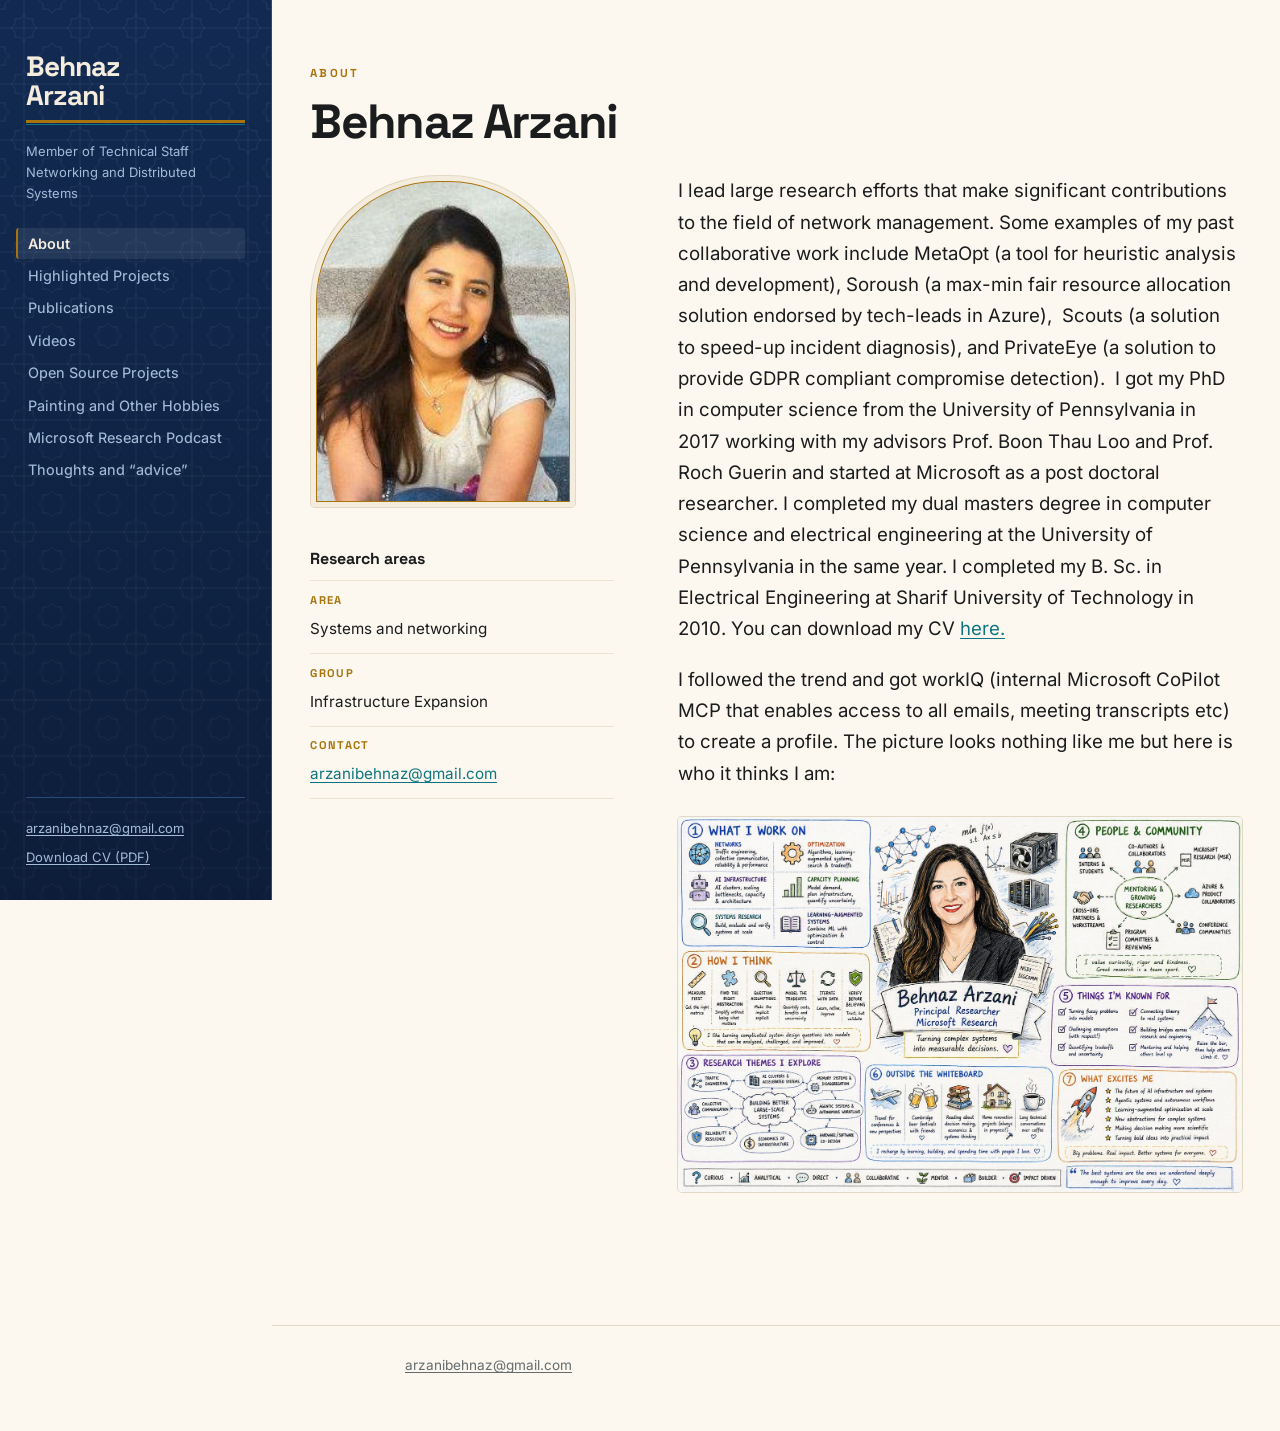
<file: index.html>
<!doctype html>
<html lang="en">
<head>
<meta charset="utf-8">
<meta name="viewport" content="width=device-width, initial-scale=1">
<title>Behnaz Arzani</title>
<meta name="description" content="Behnaz Arzani leads research in network management.">
<meta name="author" content="Behnaz Arzani">
<meta property="og:title" content="Behnaz Arzani">
<meta property="og:description" content="Behnaz Arzani leads research in network management.">
<meta property="og:type" content="profile">
<meta property="og:image" content="https://behnazarzani.net/images/behnaz-arzani.jpg">
<link rel="icon" href="favicon.svg" type="image/svg+xml">
<link rel="icon" href="favicon-32.png" sizes="32x32" type="image/png">
<link rel="icon" href="favicon.ico" sizes="any">
<link rel="apple-touch-icon" href="apple-touch-icon.png">
<link rel="manifest" href="site.webmanifest">
<meta name="theme-color" content="#122a52">
<link rel="preload" href="assets/fonts/inter-var.woff2" as="font" type="font/woff2" crossorigin>
<link rel="preload" href="assets/fonts/space-grotesk-var.woff2" as="font" type="font/woff2" crossorigin>
<link rel="stylesheet" href="assets/style.css">
</head>
<body>
<a class="skip-link" href="#main">Skip to content</a>
<header class="site-header">
  <div class="wrap">
    <p class="site-name"><a href="index.html">Behnaz<br>Arzani</a></p>
    <p class="site-role">Member of Technical Staff<br>Networking and Distributed Systems</p>
    <nav class="site-nav" aria-label="Main">
      <ul>
        <li><a href="index.html" aria-current="page">About</a></li>
        <li><a href="projects.html">Highlighted Projects</a></li>
        <li><a href="publications.html">Publications</a></li>
        <li><a href="videos.html">Videos</a></li>
        <li><a href="open-source.html">Open Source Projects</a></li>
        <li><a href="hobbies.html">Painting and Other Hobbies</a></li>
        <li><a href="podcast.html">Microsoft Research Podcast</a></li>
        <li><a href="advice.html">Thoughts and &ldquo;advice&rdquo;</a></li>
      </ul>
    </nav>
    <div class="rail-meta">
      <p><a href="mailto:arzanibehnaz@gmail.com">arzanibehnaz@gmail.com</a></p>
      <p><a href="files/cv.pdf">Download CV (PDF)</a></p>
    </div>
  </div>
</header>
<main id="main" class="wide">
  <div class="wrap">
<p class="eyebrow">About</p>
    <h1>Behnaz Arzani</h1>
    <div class="about-grid">
      <aside class="about-side">
        <img class="portrait" src="images/behnaz-arzani.jpg" alt="Portrait of Behnaz Arzani" width="266" height="266">
        <h2 class="side-heading">Research areas</h2>
        <ul class="plain facts facts--stacked">
          <li><span class="label">Area</span><span class="value">Systems and networking</span></li>
          <li><span class="label">Group</span><span class="value">Infrastructure Expansion</span></li>
          <li><span class="label">Contact</span><span class="value"><a href="mailto:arzanibehnaz@gmail.com">arzanibehnaz@gmail.com</a></span></li>
        </ul>
      </aside>
      <div class="about-main">
        <p>I lead large research efforts that make significant contributions to the field of network management. Some examples of my past collaborative work include MetaOpt (a tool for heuristic analysis and development), Soroush (a max-min fair resource allocation solution endorsed by tech-leads in Azure),  Scouts (a solution to speed-up incident diagnosis), and PrivateEye (a solution to provide GDPR compliant compromise detection).  I got my PhD in computer science from the University of Pennsylvania in 2017 working with my advisors Prof. Boon Thau Loo and Prof. Roch Guerin and started at Microsoft as a post doctoral researcher. I completed my dual masters degree in computer science and electrical engineering at the University of Pennsylvania in the same year. I completed my B. Sc. in Electrical Engineering at Sharif University of Technology in 2010. You can download my CV <a href="files/cv.pdf">here.</a></p>
        <p>I followed the trend and got workIQ (internal Microsoft CoPilot MCP that enables access to all emails, meeting transcripts etc) to create a profile. The picture looks nothing like me but here is who it thinks I am:</p>
        <figure class="wide"><img src="images/workiq-profile.jpg" alt="An AI-generated portrait of Behnaz Arzani produced by workIQ"></figure>
      </div>
    </div>
  </div>
</main>
<footer class="site-footer">
  <div class="wrap">
    <p><a href="mailto:arzanibehnaz@gmail.com">arzanibehnaz@gmail.com</a></p>
  </div>
</footer>
</body>
</html>
</file>
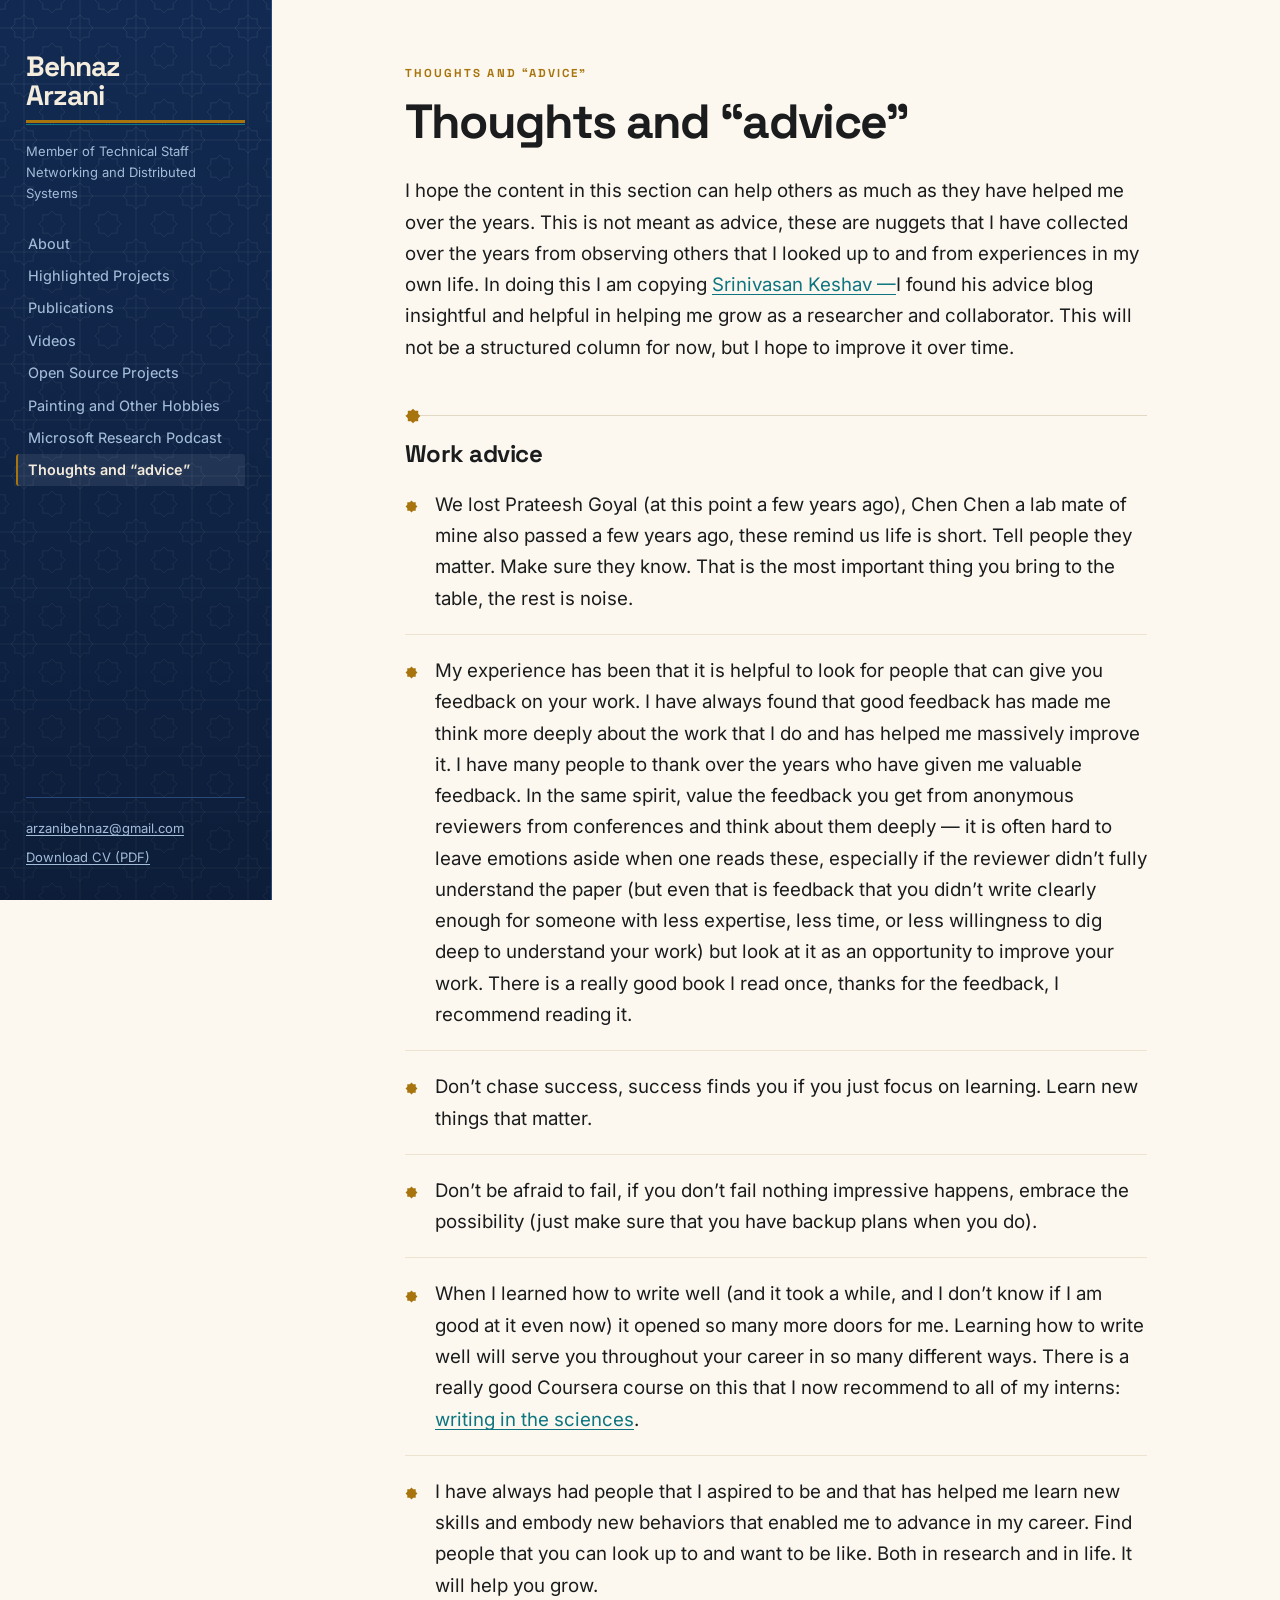
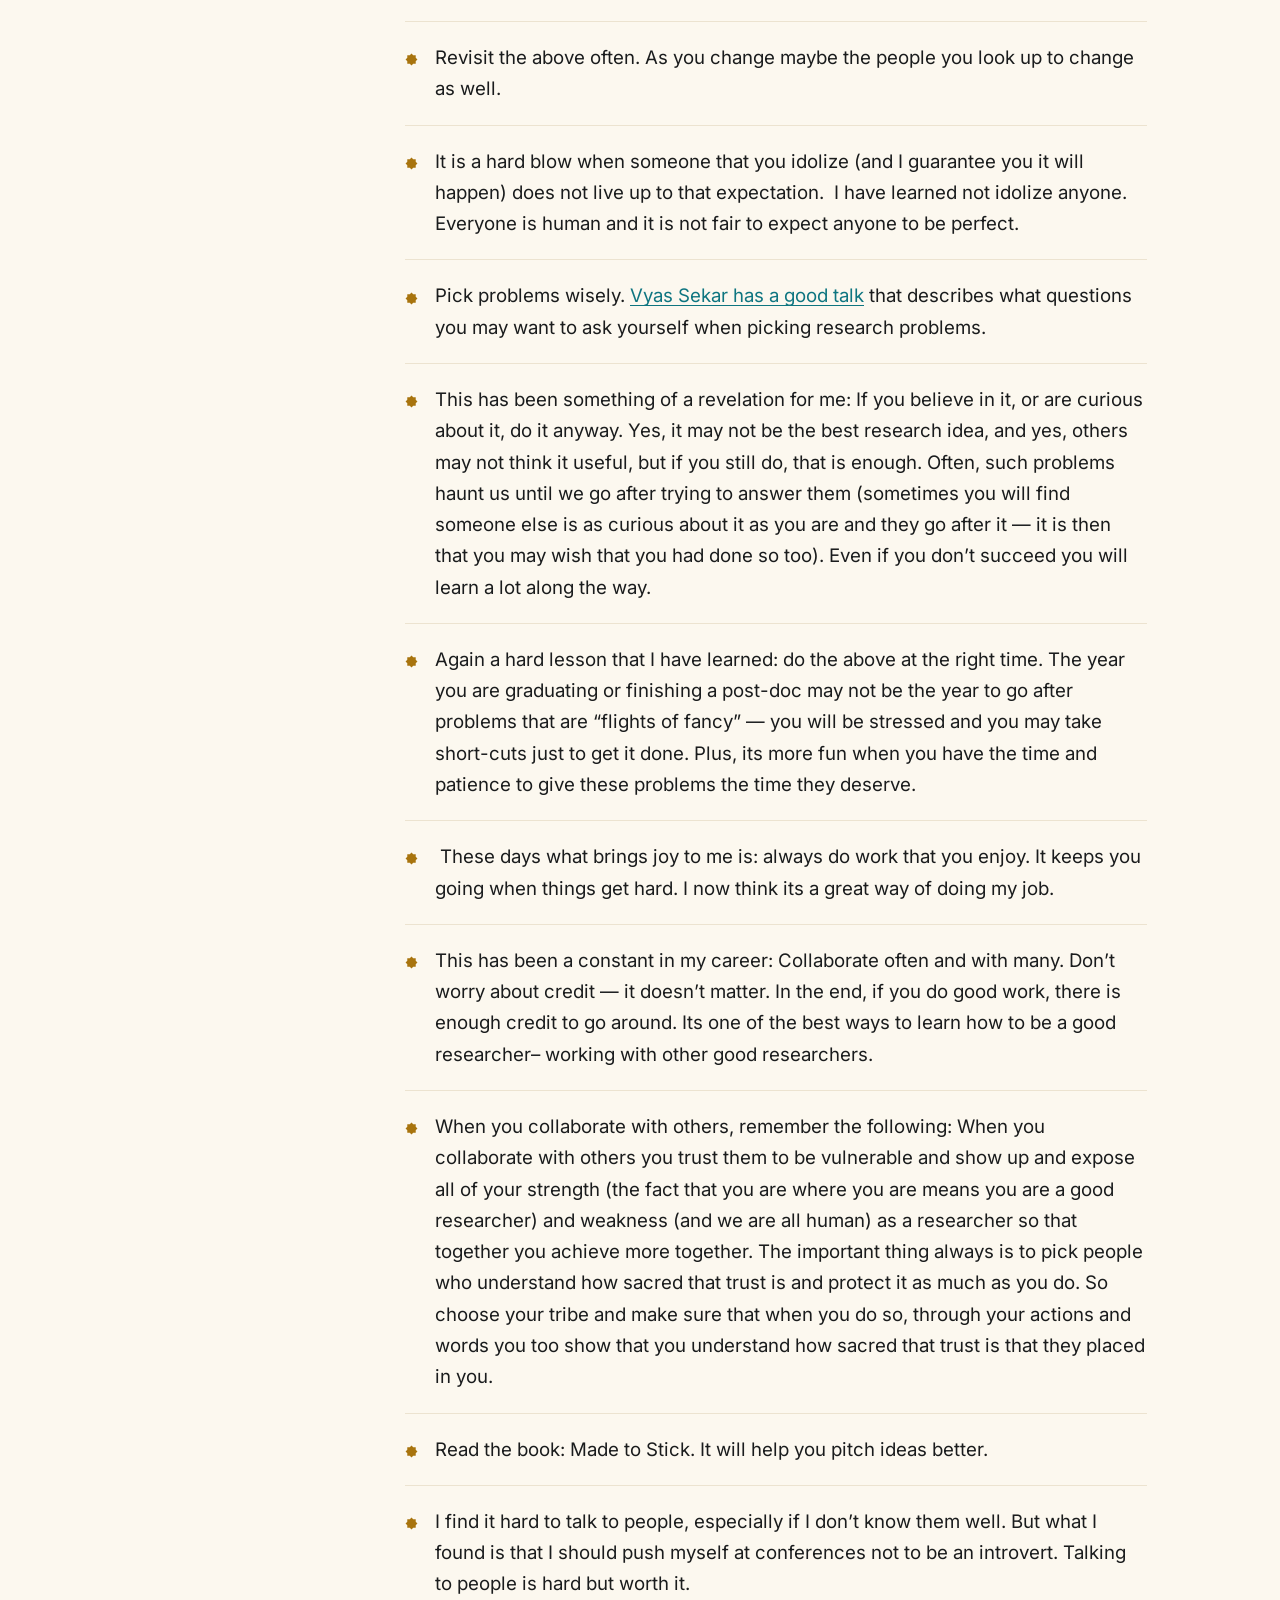
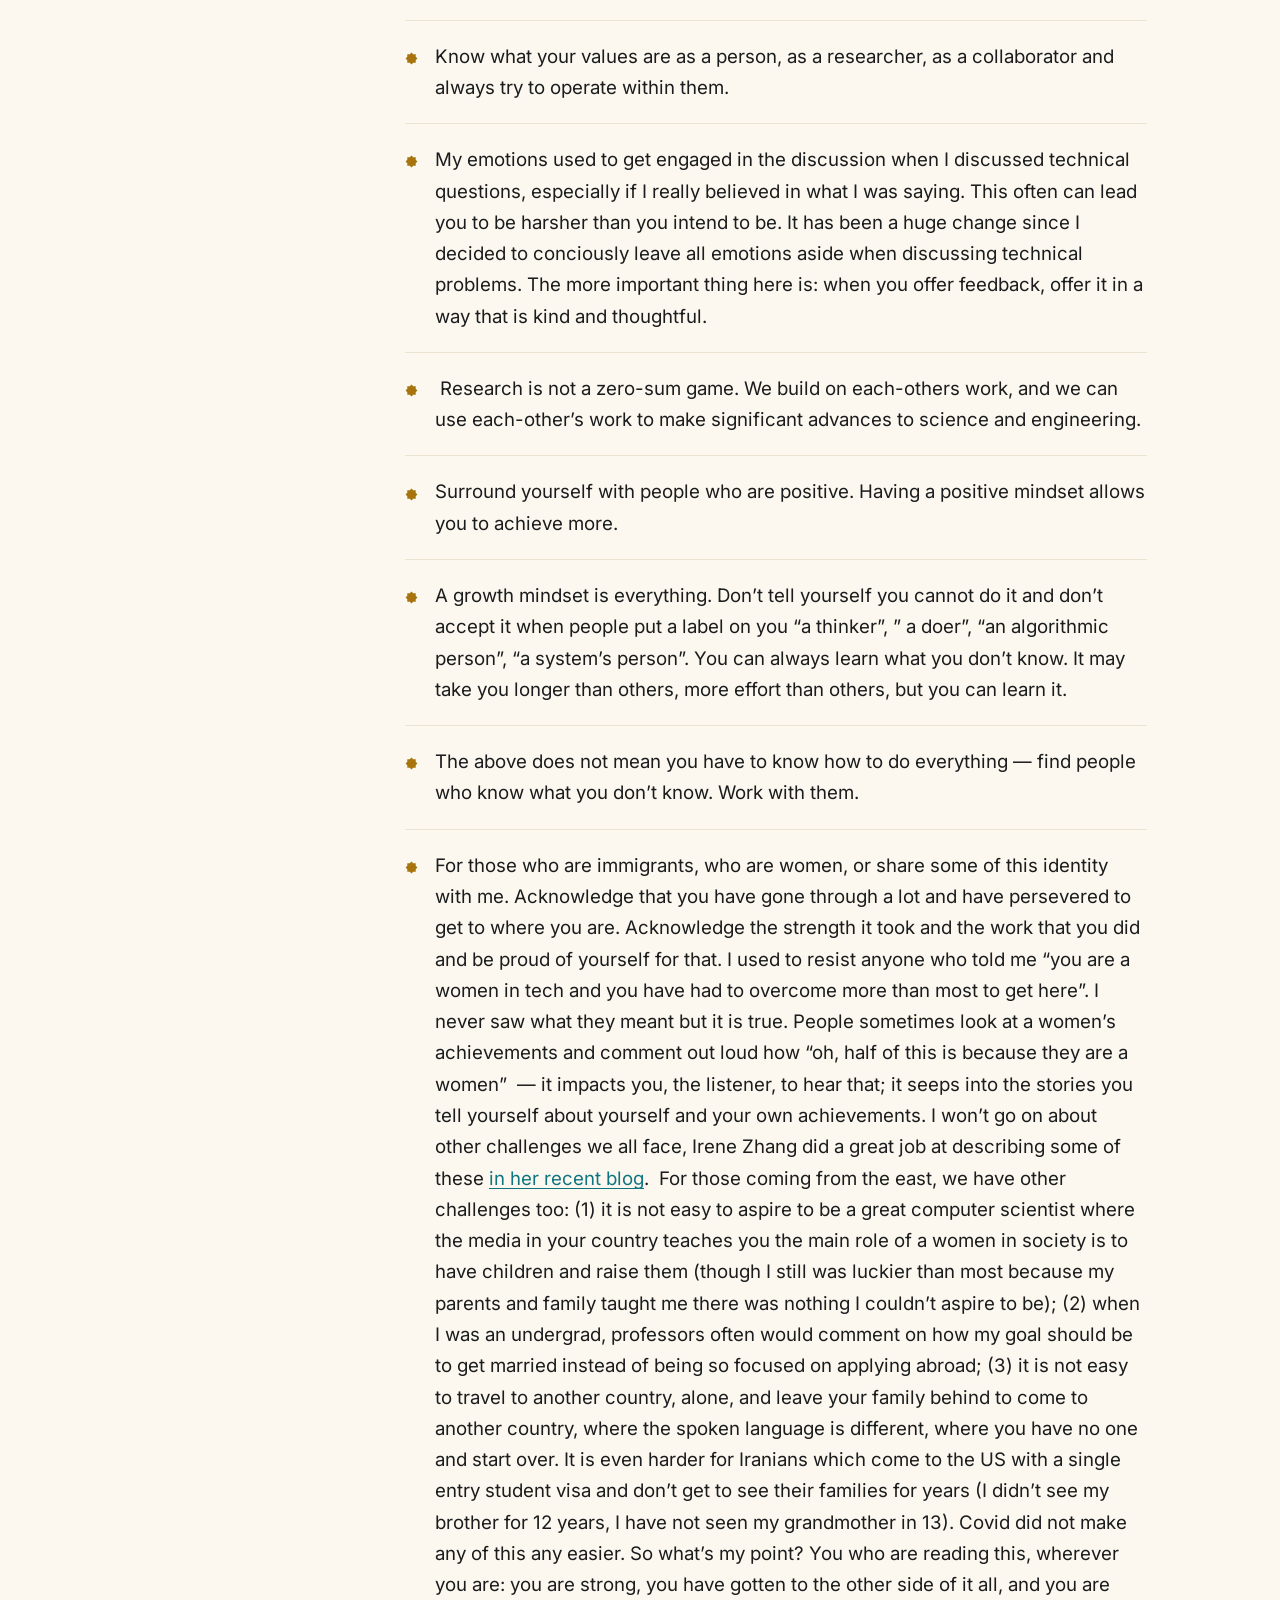
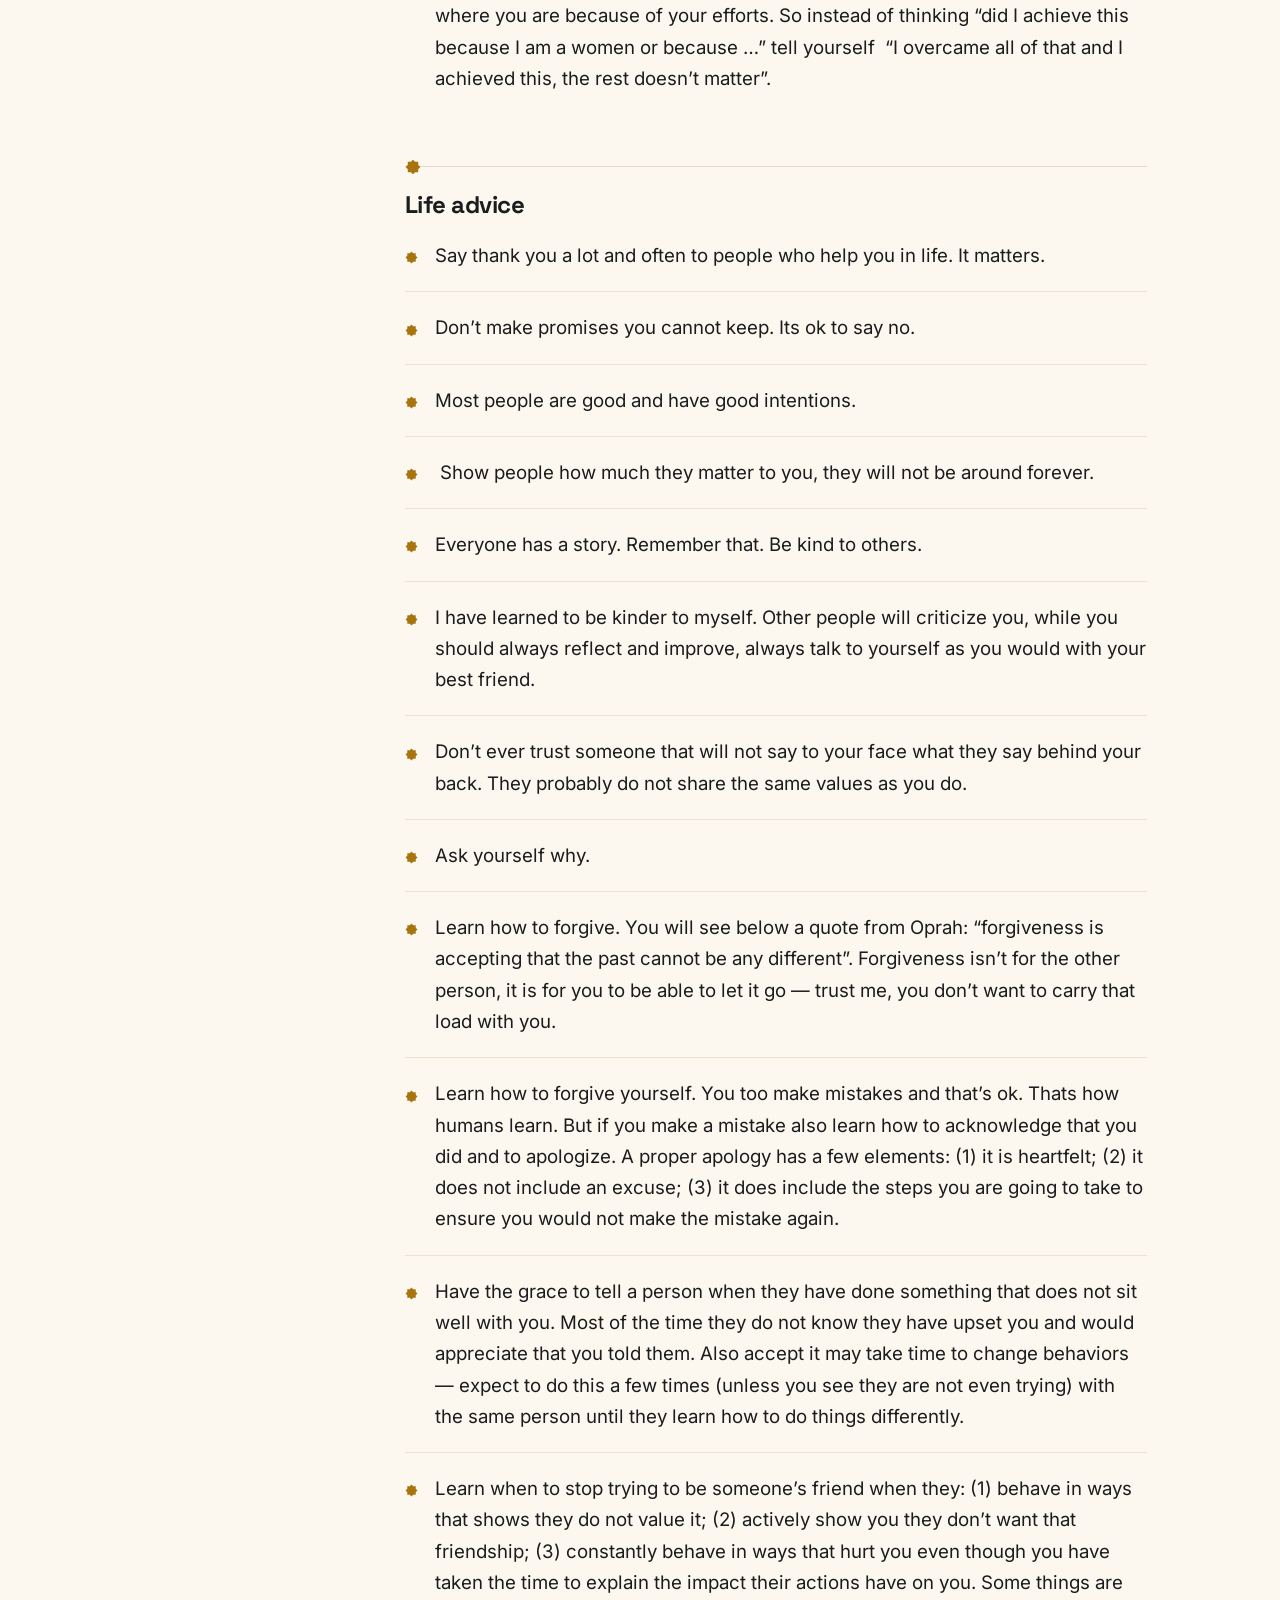
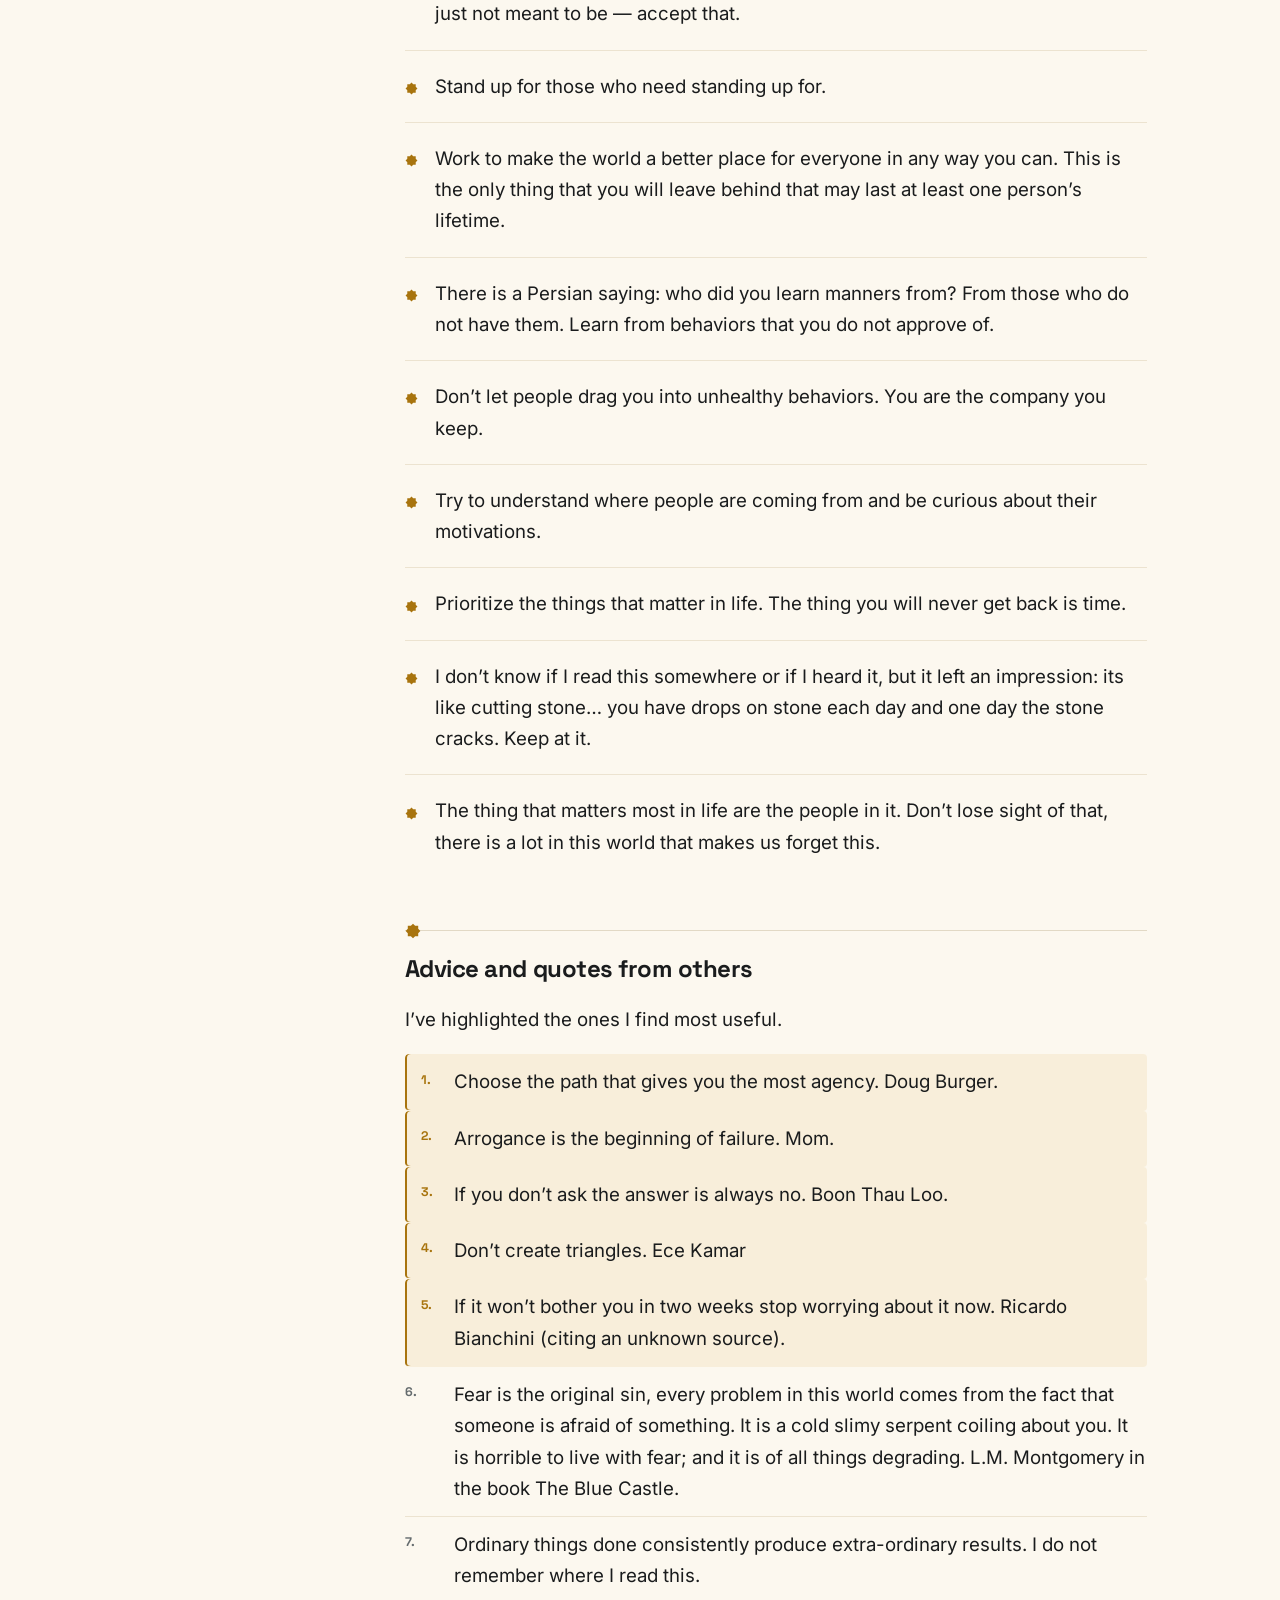
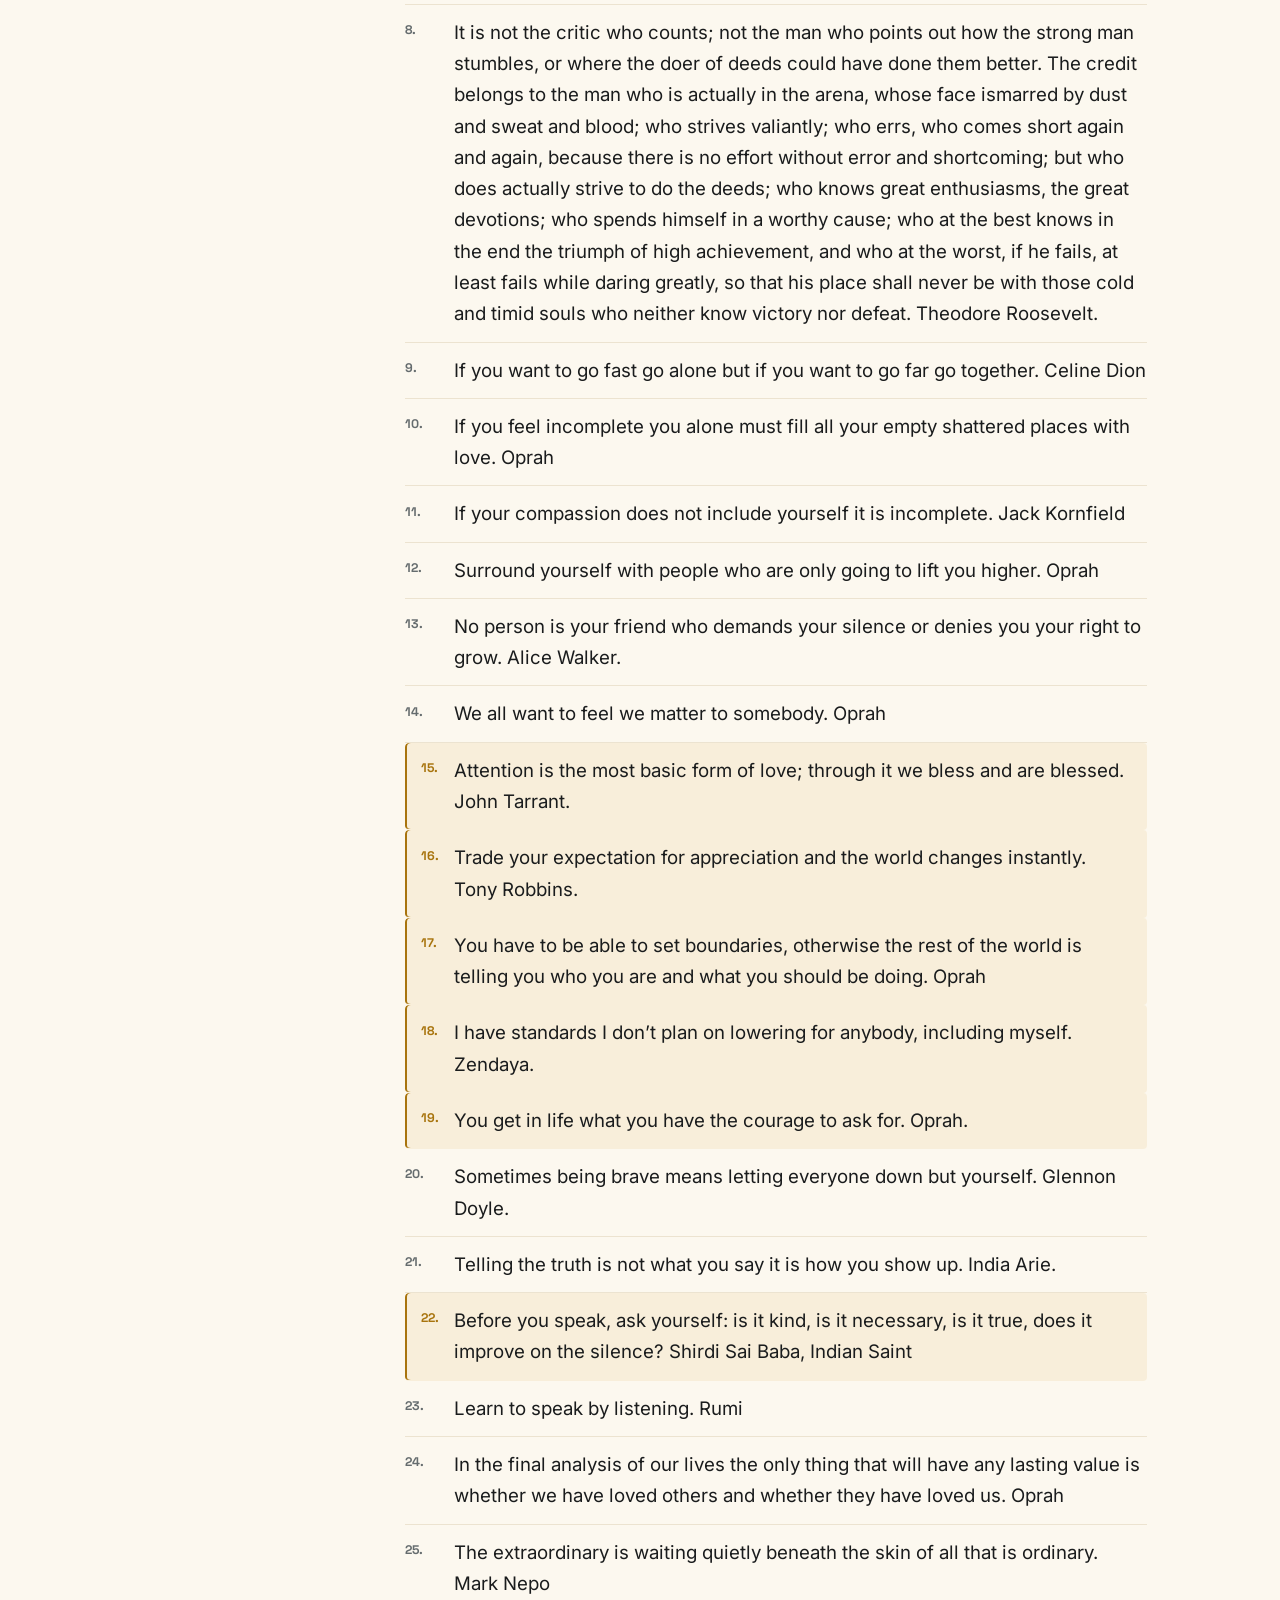
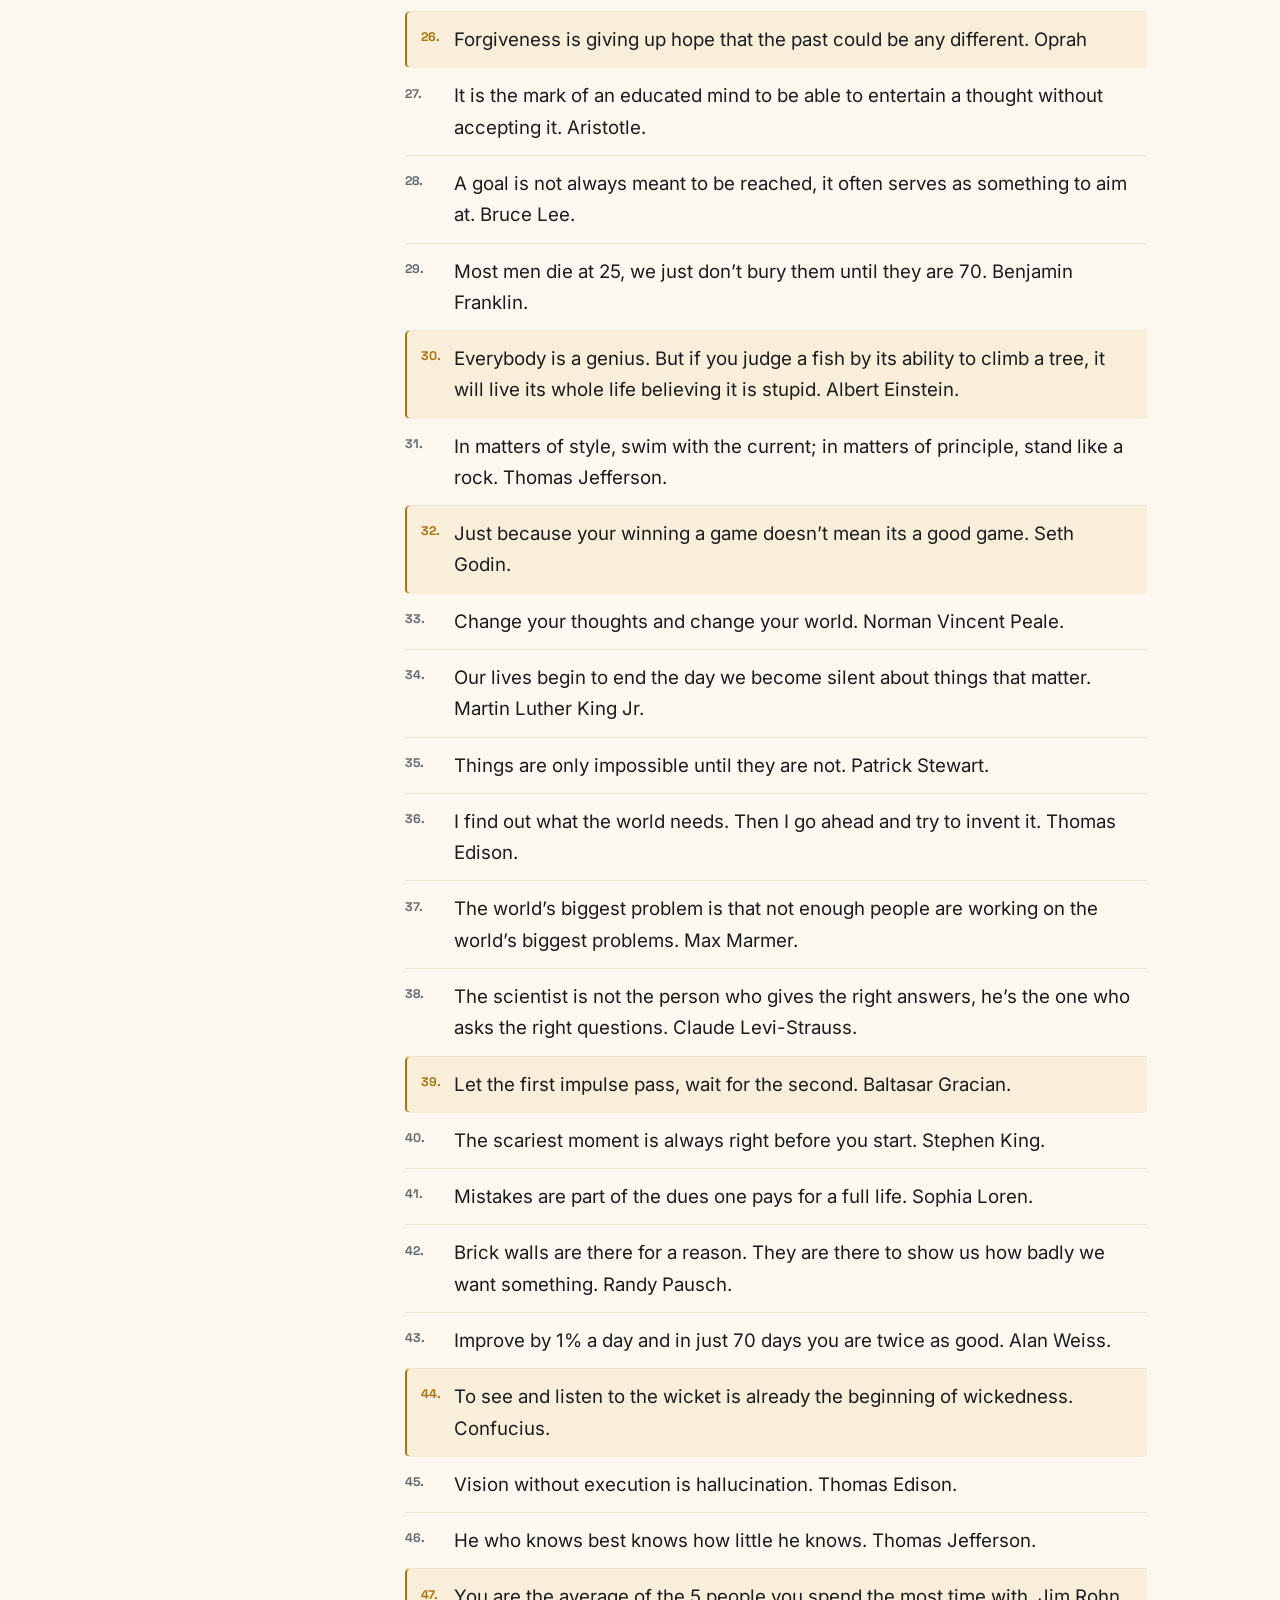
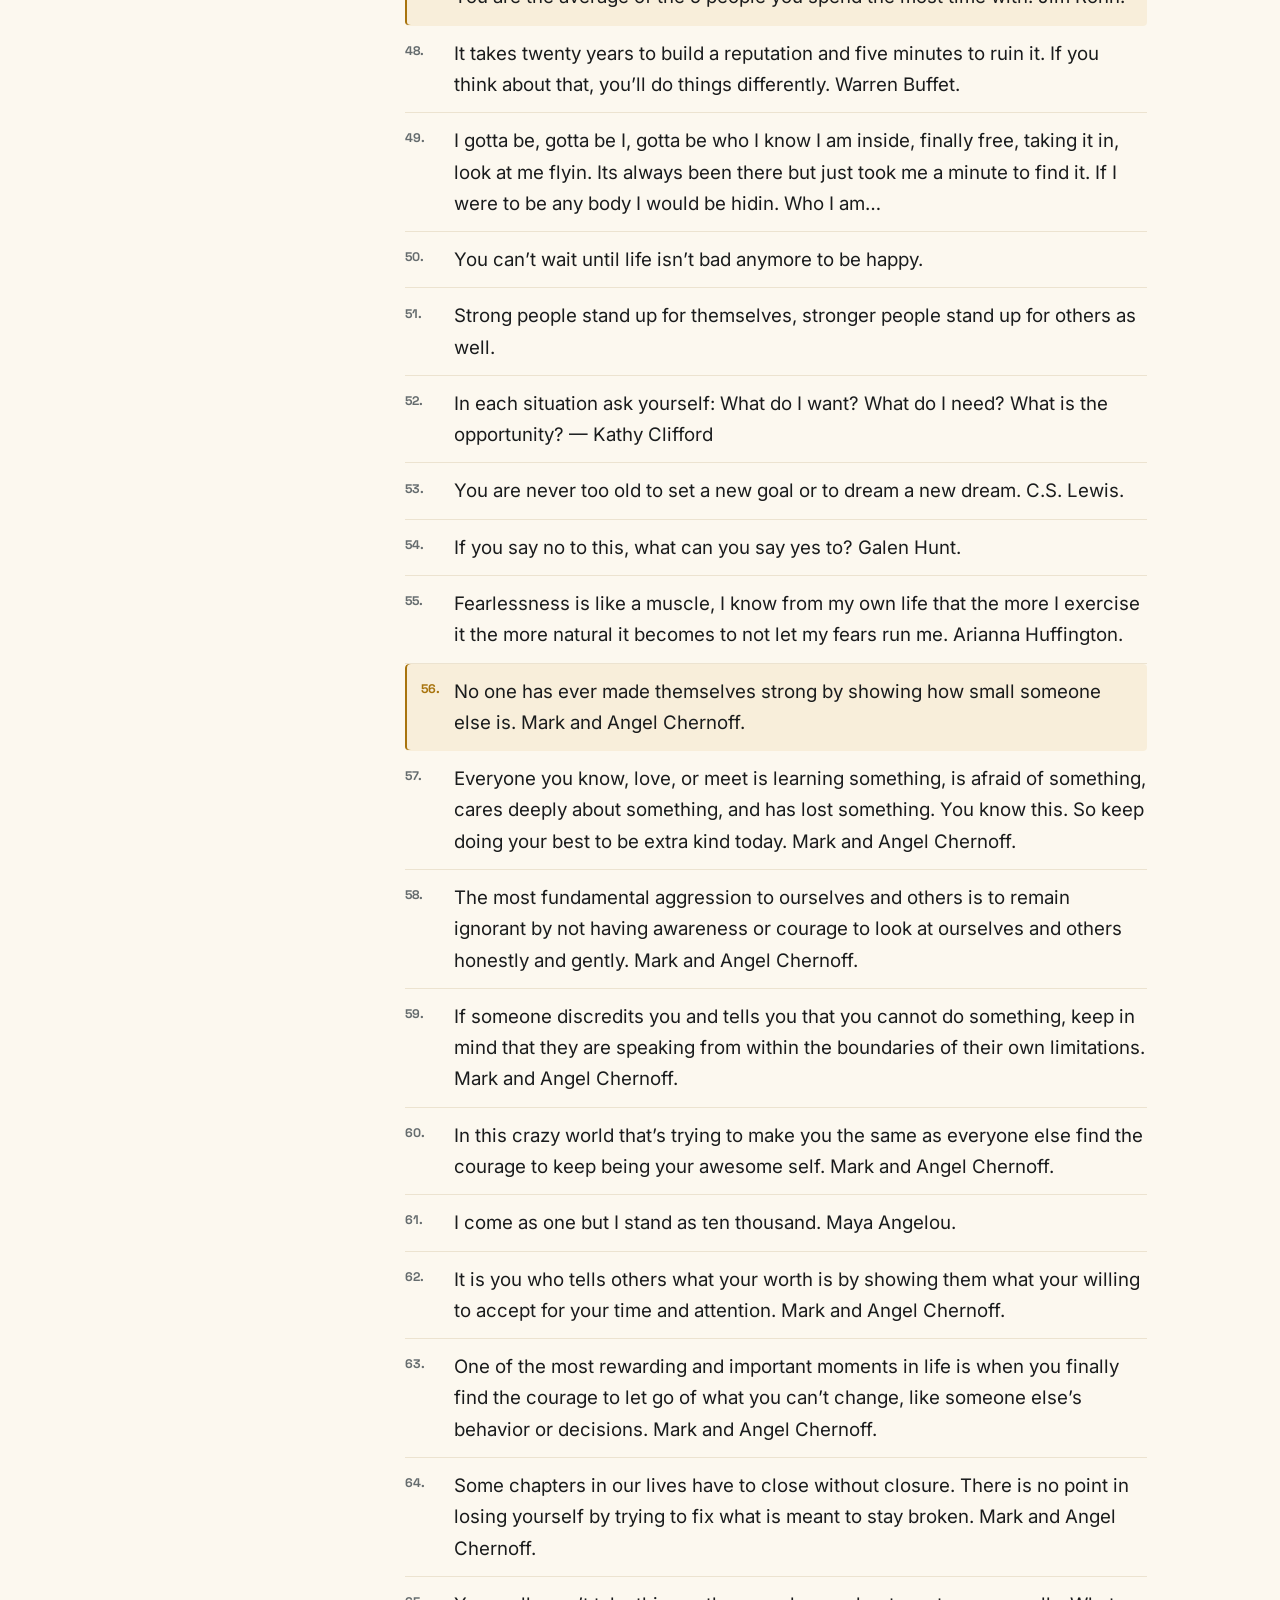
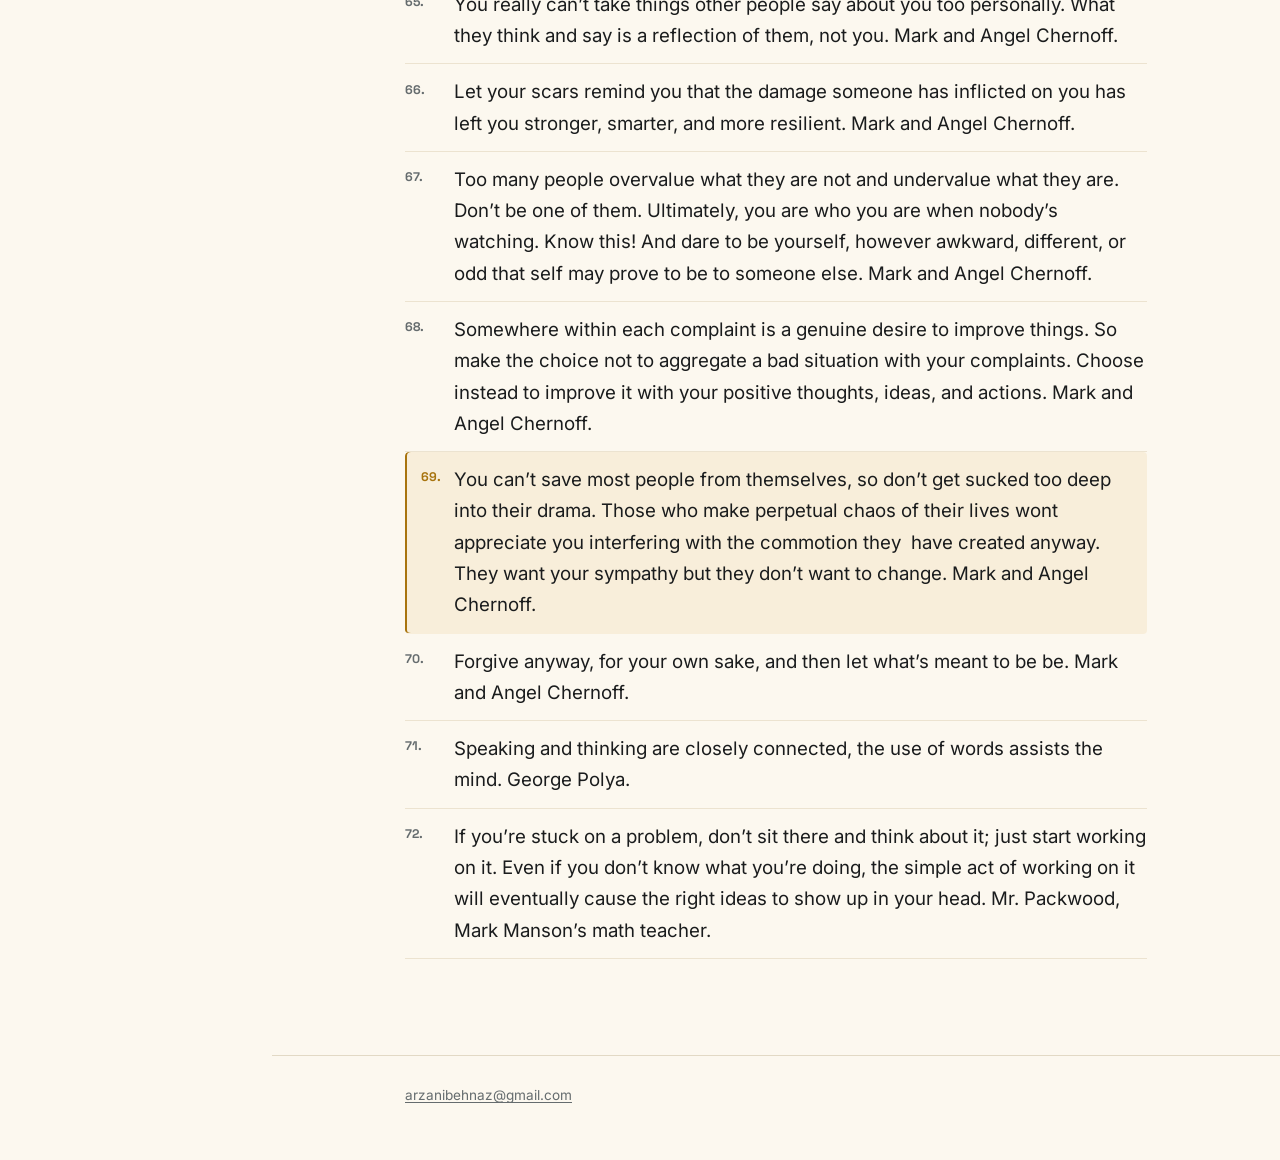
<file: advice.html>
<!doctype html>
<html lang="en">
<head>
<meta charset="utf-8">
<meta name="viewport" content="width=device-width, initial-scale=1">
<title>Thoughts and &ldquo;advice&rdquo; &mdash; Behnaz Arzani</title>
<meta name="description" content="Work advice, life advice and collected quotes from Behnaz Arzani.">
<meta name="author" content="Behnaz Arzani">
<meta property="og:title" content="Thoughts and &ldquo;advice&rdquo; &mdash; Behnaz Arzani">
<meta property="og:description" content="Work advice, life advice and collected quotes from Behnaz Arzani.">
<meta property="og:type" content="profile">
<meta property="og:image" content="https://behnazarzani.net/images/behnaz-arzani.jpg">
<link rel="icon" href="favicon.svg" type="image/svg+xml">
<link rel="icon" href="favicon-32.png" sizes="32x32" type="image/png">
<link rel="icon" href="favicon.ico" sizes="any">
<link rel="apple-touch-icon" href="apple-touch-icon.png">
<link rel="manifest" href="site.webmanifest">
<meta name="theme-color" content="#122a52">
<link rel="preload" href="assets/fonts/inter-var.woff2" as="font" type="font/woff2" crossorigin>
<link rel="preload" href="assets/fonts/space-grotesk-var.woff2" as="font" type="font/woff2" crossorigin>
<link rel="stylesheet" href="assets/style.css">
</head>
<body>
<a class="skip-link" href="#main">Skip to content</a>
<header class="site-header">
  <div class="wrap">
    <p class="site-name"><a href="index.html">Behnaz<br>Arzani</a></p>
    <p class="site-role">Member of Technical Staff<br>Networking and Distributed Systems</p>
    <nav class="site-nav" aria-label="Main">
      <ul>
        <li><a href="index.html">About</a></li>
        <li><a href="projects.html">Highlighted Projects</a></li>
        <li><a href="publications.html">Publications</a></li>
        <li><a href="videos.html">Videos</a></li>
        <li><a href="open-source.html">Open Source Projects</a></li>
        <li><a href="hobbies.html">Painting and Other Hobbies</a></li>
        <li><a href="podcast.html">Microsoft Research Podcast</a></li>
        <li><a href="advice.html" aria-current="page">Thoughts and &ldquo;advice&rdquo;</a></li>
      </ul>
    </nav>
    <div class="rail-meta">
      <p><a href="mailto:arzanibehnaz@gmail.com">arzanibehnaz@gmail.com</a></p>
      <p><a href="files/cv.pdf">Download CV (PDF)</a></p>
    </div>
  </div>
</header>
<main id="main">
  <div class="wrap">
<p class="eyebrow">Thoughts and &ldquo;advice&rdquo;</p>
    <h1>Thoughts and &ldquo;advice&rdquo;</h1>
    <p>I hope the content in this section can help others as much as they have helped me over the years. This is not meant as advice, these are nuggets that I have collected over the years from observing others that I looked up to and from experiences in my own life. In doing this I am copying <a href="https://svr-sk818-web.cl.cam.ac.uk/keshav/wiki/index.php/Advice" target="_blank" rel="noopener">Srinivasan Keshav &#8212;</a>I found his advice blog insightful and helpful in helping me grow as a researcher and collaborator. This will not be a structured column for now, but I hope to improve it over time.</p>
    <h2>Work advice</h2>
    <ul class="notes">
    <li>We lost Prateesh Goyal (at this point a few years ago), Chen Chen a lab mate of mine also passed a few years ago, these remind us life is short. Tell people they matter. Make sure they know. That is the most important thing you bring to the table, the rest is noise.</li>
    <li>My experience has been that it is helpful to look for people that can give you feedback on your work. I have always found that good feedback has made me think more deeply about the work that I do and has helped me massively improve it. I have many people to thank over the years who have given me valuable feedback. In the same spirit, value the feedback you get from anonymous reviewers from conferences and think about them deeply &#8212; it is often hard to leave emotions aside when one reads these, especially if the reviewer didn&#8217;t fully understand the paper (but even that is feedback that you didn&#8217;t write clearly enough for someone with less expertise, less time, or less willingness to dig deep to understand your work) but look at it as an opportunity to improve your work. There is a really good book I read once, thanks for the feedback, I recommend reading it.</li>
    <li>Don&#8217;t chase success, success finds you if you just focus on learning. Learn new things that matter.</li>
    <li>Don&#8217;t be afraid to fail, if you don&#8217;t fail nothing impressive happens, embrace the possibility (just make sure that you have backup plans when you do).</li>
    <li>When I learned how to write well (and it took a while, and I don&#8217;t know if I am good at it even now) it opened so many more doors for me. Learning how to write well will serve you throughout your career in so many different ways. There is a really good Coursera course on this that I now recommend to all of my interns: <a href="https://www.coursera.org/learn/sciwrite/home/welcome" target="_blank" rel="noopener">writing in the sciences</a>.</li>
    <li>I have always had people that I aspired to be and that has helped me learn new skills and embody new behaviors that enabled me to advance in my career. Find people that you can look up to and want to be like. Both in research and in life. It will help you grow.</li>
    <li>Revisit the above often. As you change maybe the people you look up to change as well.</li>
    <li>It is a hard blow when someone that you idolize (and I guarantee you it will happen) does not live up to that expectation.  I have learned not idolize anyone. Everyone is human and it is not fair to expect anyone to be perfect.</li>
    <li>Pick problems wisely. <a href="https://www.youtube.com/watch?v=6TOG8xxigvM" target="_blank" rel="noopener">Vyas Sekar has a good talk</a> that describes what questions you may want to ask yourself when picking research problems.</li>
    <li>This has been something of a revelation for me: If you believe in it, or are curious about it, do it anyway. Yes, it may not be the best research idea, and yes, others may not think it useful, but if you still do, that is enough. Often, such problems haunt us until we go after trying to answer them (sometimes you will find someone else is as curious about it as you are and they go after it &#8212; it is then that you may wish that you had done so too). Even if you don&#8217;t succeed you will learn a lot along the way.</li>
    <li>Again a hard lesson that I have learned: do the above at the right time. The year you are graduating or finishing a post-doc may not be the year to go after problems that are &#8220;flights of fancy&#8221; &#8212; you will be stressed and you may take short-cuts just to get it done. Plus, its more fun when you have the time and patience to give these problems the time they deserve.</li>
    <li> These days what brings joy to me is: always do work that you enjoy. It keeps you going when things get hard. I now think its a great way of doing my job.</li>
    <li>This has been a constant in my career: Collaborate often and with many. Don&#8217;t worry about credit &#8212; it doesn&#8217;t matter. In the end, if you do good work, there is enough credit to go around. Its one of the best ways to learn how to be a good researcher&#8211; working with other good researchers.</li>
    <li>When you collaborate with others, remember the following: When you collaborate with others you trust them to be vulnerable and show up and expose all of your strength (the fact that you are where you are means you are a good researcher) and weakness (and we are all human) as a researcher so that together you achieve more together. The important thing always is to pick people who understand how sacred that trust is and protect it as much as you do. So choose your tribe and make sure that when you do so, through your actions and words you too show that you understand how sacred that trust is that they placed in you.</li>
    <li>Read the book: Made to Stick. It will help you pitch ideas better.</li>
    <li>I find it hard to talk to people, especially if I don&#8217;t know them well. But what I found is that I should push myself at conferences not to be an introvert. Talking to people is hard but worth it.</li>
    <li>Know what your values are as a person, as a researcher, as a collaborator and always try to operate within them.</li>
    <li>My emotions used to get engaged in the discussion when I discussed technical questions, especially if I really believed in what I was saying. This often can lead you to be harsher than you intend to be. It has been a huge change since I decided to conciously leave all emotions aside when discussing technical problems. The more important thing here is: when you offer feedback, offer it in a way that is kind and thoughtful.</li>
    <li> Research is not a zero-sum game. We build on each-others work, and we can use each-other&#8217;s work to make significant advances to science and engineering.</li>
    <li>Surround yourself with people who are positive. Having a positive mindset allows you to achieve more.</li>
    <li>A growth mindset is everything. Don&#8217;t tell yourself you cannot do it and don&#8217;t accept it when people put a label on you &#8220;a thinker&#8221;, &#8221; a doer&#8221;, &#8220;an algorithmic person&#8221;, &#8220;a system&#8217;s person&#8221;. You can always learn what you don&#8217;t know. It may take you longer than others, more effort than others, but you can learn it.</li>
    <li>The above does not mean you have to know how to do everything &#8212; find people who know what you don&#8217;t know. Work with them.</li>
    <li>For those who are immigrants, who are women, or share some of this identity with me. Acknowledge that you have gone through a lot and have persevered to get to where you are. Acknowledge the strength it took and the work that you did and be proud of yourself for that. I used to resist anyone who told me &#8220;you are a women in tech and you have had to overcome more than most to get here&#8221;. I never saw what they meant but it is true. People sometimes look at a women&#8217;s achievements and comment out loud how &#8220;oh, half of this is because they are a women&#8221;  &#8212; it impacts you, the listener, to hear that; it seeps into the stories you tell yourself about yourself and your own achievements. I won&#8217;t go on about other challenges we all face, Irene Zhang did a great job at describing some of these <a href="https://github.com/iyzhang/misogyny" target="_blank" rel="noopener">in her recent blog</a>.  For those coming from the east, we have other challenges too: (1) it is not easy to aspire to be a great computer scientist where the media in your country teaches you the main role of a women in society is to have children and raise them (though I still was luckier than most because my parents and family taught me there was nothing I couldn&#8217;t aspire to be); (2) when I was an undergrad, professors often would comment on how my goal should be to get married instead of being so focused on applying abroad; (3) it is not easy to travel to another country, alone, and leave your family behind to come to another country, where the spoken language is different, where you have no one and start over. It is even harder for Iranians which come to the US with a single entry student visa and don&#8217;t get to see their families for years (I didn&#8217;t see my brother for 12 years, I have not seen my grandmother in 13). Covid did not make any of this any easier. So what&#8217;s my point? You who are reading this, wherever you are: you are strong, you have gotten to the other side of it all, and you are where you are because of your efforts. So instead of thinking &#8220;did I achieve this because I am a women or because &#8230;&#8221; tell yourself  &#8220;I overcame all of that and I achieved this, the rest doesn&#8217;t matter&#8221;.</li>
    </ul>
    <h2>Life advice</h2>
    <ul class="notes">
    <li>Say thank you a lot and often to people who help you in life. It matters.</li>
    <li>Don&#8217;t make promises you cannot keep. Its ok to say no.</li>
    <li>Most people are good and have good intentions.</li>
    <li> Show people how much they matter to you, they will not be around forever.</li>
    <li>Everyone has a story. Remember that. Be kind to others.</li>
    <li>I have learned to be kinder to myself. Other people will criticize you, while you should always reflect and improve, always talk to yourself as you would with your best friend.</li>
    <li>Don&#8217;t ever trust someone that will not say to your face what they say behind your back. They probably do not share the same values as you do.</li>
    <li>Ask yourself why.</li>
    <li>Learn how to forgive. You will see below a quote from Oprah: &#8220;forgiveness is accepting that the past cannot be any different&#8221;. Forgiveness isn&#8217;t for the other person, it is for you to be able to let it go &#8212; trust me, you don&#8217;t want to carry that load with you.</li>
    <li>Learn how to forgive yourself. You too make mistakes and that&#8217;s ok. Thats how humans learn. But if you make a mistake also learn how to acknowledge that you did and to apologize. A proper apology has a few elements: (1) it is heartfelt; (2) it does not include an excuse; (3) it does include the steps you are going to take to ensure you would not make the mistake again.</li>
    <li>Have the grace to tell a person when they have done something that does not sit well with you. Most of the time they do not know they have upset you and would appreciate that you told them. Also accept it may take time to change behaviors &#8212; expect to do this a few times (unless you see they are not even trying) with the same person until they learn how to do things differently.</li>
    <li>Learn when to stop trying to be someone&#8217;s friend when they: (1) behave in ways that shows they do not value it; (2) actively show you they don&#8217;t want that friendship; (3) constantly behave in ways that hurt you even though you have taken the time to explain the impact their actions have on you. Some things are just not meant to be &#8212; accept that.</li>
    <li>Stand up for those who need standing up for.</li>
    <li>Work to make the world a better place for everyone in any way you can. This is the only thing that you will leave behind that may last at least one person&#8217;s lifetime.</li>
    <li>There is a Persian saying: who did you learn manners from? From those who do not have them. Learn from behaviors that you do not approve of.</li>
    <li>Don&#8217;t let people drag you into unhealthy behaviors. You are the company you keep.</li>
    <li>Try to understand where people are coming from and be curious about their motivations.</li>
    <li>Prioritize the things that matter in life. The thing you will never get back is time.</li>
    <li>I don&#8217;t know if I read this somewhere or if I heard it, but it left an impression: its like cutting stone&#8230; you have drops on stone each day and one day the stone cracks. Keep at it.</li>
    <li>The thing that matters most in life are the people in it. Don&#8217;t lose sight of that, there is a lot in this world that makes us forget this.</li>
    </ul>
    <h2>Advice and quotes from others</h2>
    <p>I&#8217;ve highlighted the ones I find most useful.</p>
    <ul class="quotes">
          <li class="mark" data-n="1.">Choose the path that gives you the most agency. Doug Burger.</li>
          <li class="mark" data-n="2.">Arrogance is the beginning of failure. Mom.</li>
          <li class="mark" data-n="3.">If you don&#8217;t ask the answer is always no. Boon Thau Loo.</li>
          <li class="mark" data-n="4.">Don&#8217;t create triangles. Ece Kamar</li>
          <li class="mark" data-n="5.">If it won&#8217;t bother you in two weeks stop worrying about it now. Ricardo Bianchini (citing an unknown source).</li>
          <li data-n="6.">Fear is the original sin, every problem in this world comes from the fact that someone is afraid of something. It is a cold slimy serpent coiling about you. It is horrible to live with fear; and it is of all things degrading. L.M. Montgomery in the book The Blue Castle.</li>
          <li data-n="7.">Ordinary things done consistently produce extra-ordinary results. I do not remember where I read this.</li>
          <li data-n="8.">It is not the critic who counts; not the man who points out how the strong man stumbles, or where the doer of deeds could have done them better. The credit belongs to the man who is actually in the arena, whose face ismarred by dust and sweat and blood; who strives valiantly; who errs, who comes short again and again, because there is no effort without error and shortcoming; but who does actually strive to do the deeds; who knows great enthusiasms, the great devotions; who spends himself in a worthy cause; who at the best knows in the end the triumph of high achievement, and who at the worst, if he fails, at least fails while daring greatly, so that his place shall never be with those cold and timid souls who neither know victory nor defeat. Theodore Roosevelt.</li>
          <li data-n="9.">If you want to go fast go alone but if you want to go far go together. Celine Dion</li>
          <li data-n="10.">If you feel incomplete you alone must fill all your empty shattered places with love. Oprah</li>
          <li data-n="11.">If your compassion does not include yourself it is incomplete. Jack Kornfield</li>
          <li data-n="12.">Surround yourself with people who are only going to lift you higher. Oprah</li>
          <li data-n="13.">No person is your friend who demands your silence or denies you your right to grow. Alice Walker.</li>
          <li data-n="14.">We all want to feel we matter to somebody. Oprah</li>
          <li class="mark" data-n="15.">Attention is the most basic form of love; through it we bless and are blessed. John Tarrant.</li>
          <li class="mark" data-n="16.">Trade your expectation for appreciation and the world changes instantly. Tony Robbins.</li>
          <li class="mark" data-n="17.">You have to be able to set boundaries, otherwise the rest of the world is telling you who you are and what you should be doing. Oprah</li>
          <li class="mark" data-n="18.">I have standards I don&#8217;t plan on lowering for anybody, including myself. Zendaya.</li>
          <li class="mark" data-n="19.">You get in life what you have the courage to ask for. Oprah.</li>
          <li data-n="20.">Sometimes being brave means letting everyone down but yourself. Glennon Doyle.</li>
          <li data-n="21.">Telling the truth is not what you say it is how you show up. India Arie.</li>
          <li class="mark" data-n="22.">Before you speak, ask yourself: is it kind, is it necessary, is it true, does it improve on the silence? Shirdi Sai Baba, Indian Saint</li>
          <li data-n="23.">Learn to speak by listening. Rumi</li>
          <li data-n="24.">In the final analysis of our lives the only thing that will have any lasting value is whether we have loved others and whether they have loved us. Oprah</li>
          <li data-n="25.">The extraordinary is waiting quietly beneath the skin of all that is ordinary. Mark Nepo</li>
          <li class="mark" data-n="26.">Forgiveness is giving up hope that the past could be any different. Oprah</li>
          <li data-n="27.">It is the mark of an educated mind to be able to entertain a thought without accepting it. Aristotle.</li>
          <li data-n="28.">A goal is not always meant to be reached, it often serves as something to aim at. Bruce Lee.</li>
          <li data-n="29.">Most men die at 25, we just don&#8217;t bury them until they are 70. Benjamin Franklin.</li>
          <li class="mark" data-n="30.">Everybody is a genius. But if you judge a fish by its ability to climb a tree, it will live its whole life believing it is stupid. Albert Einstein.</li>
          <li data-n="31.">In matters of style, swim with the current; in matters of principle, stand like a rock. Thomas Jefferson.</li>
          <li class="mark" data-n="32.">Just because your winning a game doesn&#8217;t mean its a good game. Seth Godin.</li>
          <li data-n="33.">Change your thoughts and change your world. Norman Vincent Peale.</li>
          <li data-n="34.">Our lives begin to end the day we become silent about things that matter. Martin Luther King Jr.</li>
          <li data-n="35.">Things are only impossible until they are not. Patrick Stewart.</li>
          <li data-n="36.">I find out what the world needs. Then I go ahead and try to invent it. Thomas Edison.</li>
          <li data-n="37.">The world&#8217;s biggest problem is that not enough people are working on the world&#8217;s biggest problems. Max Marmer.</li>
          <li data-n="38.">The scientist is not the person who gives the right answers, he&#8217;s the one who asks the right questions. Claude Levi-Strauss.</li>
          <li class="mark" data-n="39.">Let the first impulse pass, wait for the second. Baltasar Gracian.</li>
          <li data-n="40.">The scariest moment is always right before you start. Stephen King.</li>
          <li data-n="41.">Mistakes are part of the dues one pays for a full life. Sophia Loren.</li>
          <li data-n="42.">Brick walls are there for a reason. They are there to show us how badly we want something. Randy Pausch.</li>
          <li data-n="43.">Improve by 1% a day and in just 70 days you are twice as good. Alan Weiss.</li>
          <li class="mark" data-n="44.">To see and listen to the wicket is already the beginning of wickedness. Confucius.</li>
          <li data-n="45.">Vision without execution is hallucination. Thomas Edison.</li>
          <li data-n="46.">He who knows best knows how little he knows. Thomas Jefferson.</li>
          <li class="mark" data-n="47.">You are the average of the 5 people you spend the most time with. Jim Rohn.</li>
          <li data-n="48.">It takes twenty years to build a reputation and five minutes to ruin it. If you think about that, you&#8217;ll do things differently. Warren Buffet.</li>
          <li data-n="49.">I gotta be, gotta be I, gotta be who I know I am inside, finally free, taking it in, look at me flyin. Its always been there but just took me a minute to find it. If I were to be any body I would be hidin. Who I am&#8230;</li>
          <li data-n="50.">You can&#8217;t wait until life isn&#8217;t bad anymore to be happy.</li>
          <li data-n="51.">Strong people stand up for themselves, stronger people stand up for others as well.</li>
          <li data-n="52.">In each situation ask yourself: What do I want? What do I need? What is the opportunity? &#8212; Kathy Clifford</li>
          <li data-n="53.">You are never too old to set a new goal or to dream a new dream. C.S. Lewis.</li>
          <li data-n="54.">If you say no to this, what can you say yes to? Galen Hunt.</li>
          <li data-n="55.">Fearlessness is like a muscle, I know from my own life that the more I exercise it the more natural it becomes to not let my fears run me. Arianna Huffington.</li>
          <li class="mark" data-n="56.">No one has ever made themselves strong by showing how small someone else is. Mark and Angel Chernoff.</li>
          <li data-n="57.">Everyone you know, love, or meet is learning something, is afraid of something, cares deeply about something, and has lost something. You know this. So keep doing your best to be extra kind today. Mark and Angel Chernoff.</li>
          <li data-n="58.">The most fundamental aggression to ourselves and others is to remain ignorant by not having awareness or courage to look at ourselves and others honestly and gently. Mark and Angel Chernoff.</li>
          <li data-n="59.">If someone discredits you and tells you that you cannot do something, keep in mind that they are speaking from within the boundaries of their own limitations. Mark and Angel Chernoff.</li>
          <li data-n="60.">In this crazy world that&#8217;s trying to make you the same as everyone else find the courage to keep being your awesome self. Mark and Angel Chernoff.</li>
          <li data-n="61.">I come as one but I stand as ten thousand. Maya Angelou.</li>
          <li data-n="62.">It is you who tells others what your worth is by showing them what your willing to accept for your time and attention. Mark and Angel Chernoff.</li>
          <li data-n="63.">One of the most rewarding and important moments in life is when you finally find the courage to let go of what you can&#8217;t change, like someone else&#8217;s behavior or decisions. Mark and Angel Chernoff.</li>
          <li data-n="64.">Some chapters in our lives have to close without closure. There is no point in losing yourself by trying to fix what is meant to stay broken. Mark and Angel Chernoff.</li>
          <li data-n="65.">You really can&#8217;t take things other people say about you too personally. What they think and say is a reflection of them, not you. Mark and Angel Chernoff.</li>
          <li data-n="66.">Let your scars remind you that the damage someone has inflicted on you has left you stronger, smarter, and more resilient. Mark and Angel Chernoff.</li>
          <li data-n="67.">Too many people overvalue what they are not and undervalue what they are. Don&#8217;t be one of them. Ultimately, you are who you are when nobody&#8217;s watching. Know this! And dare to be yourself, however awkward, different, or odd that self may prove to be to someone else. Mark and Angel Chernoff.</li>
          <li data-n="68.">Somewhere within each complaint is a genuine desire to improve things. So make the choice not to aggregate a bad situation with your complaints. Choose instead to improve it with your positive thoughts, ideas, and actions. Mark and Angel Chernoff.</li>
          <li class="mark" data-n="69.">You can&#8217;t save most people from themselves, so don&#8217;t get sucked too deep into their drama. Those who make perpetual chaos of their lives wont appreciate you interfering with the commotion they  have created anyway. They want your sympathy but they don&#8217;t want to change. Mark and Angel Chernoff.</li>
          <li data-n="70.">Forgive anyway, for your own sake, and then let what&#8217;s meant to be be. Mark and Angel Chernoff.</li>
          <li data-n="71.">Speaking and thinking are closely connected, the use of words assists the mind. George Polya.</li>
          <li data-n="72.">If you&#8217;re stuck on a problem, don&#8217;t sit there and think about it; just start working on it. Even if you don&#8217;t know what you&#8217;re doing, the simple act of working on it will eventually cause the right ideas to show up in your head. Mr. Packwood, Mark Manson&#8217;s math teacher.</li>
        </ul>
  </div>
</main>
<footer class="site-footer">
  <div class="wrap">
    <p><a href="mailto:arzanibehnaz@gmail.com">arzanibehnaz@gmail.com</a></p>
  </div>
</footer>
</body>
</html>
</file>
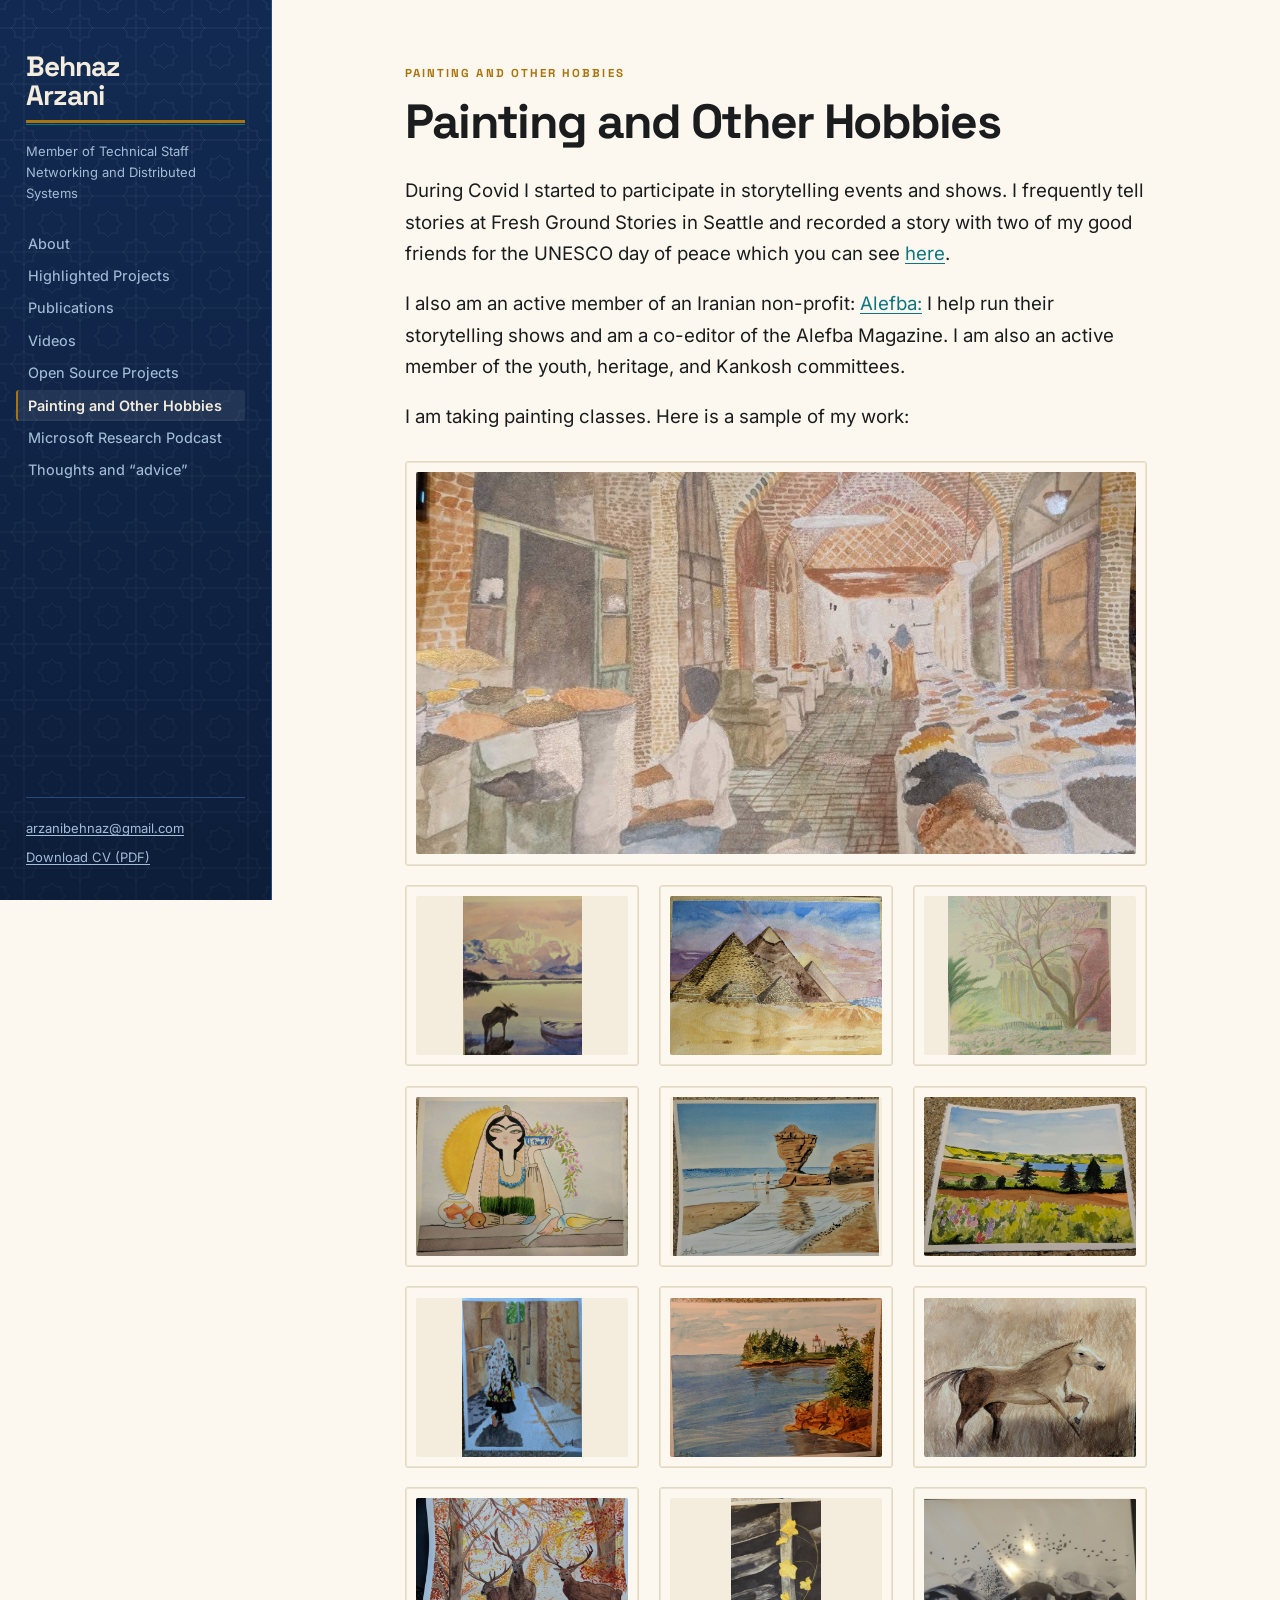
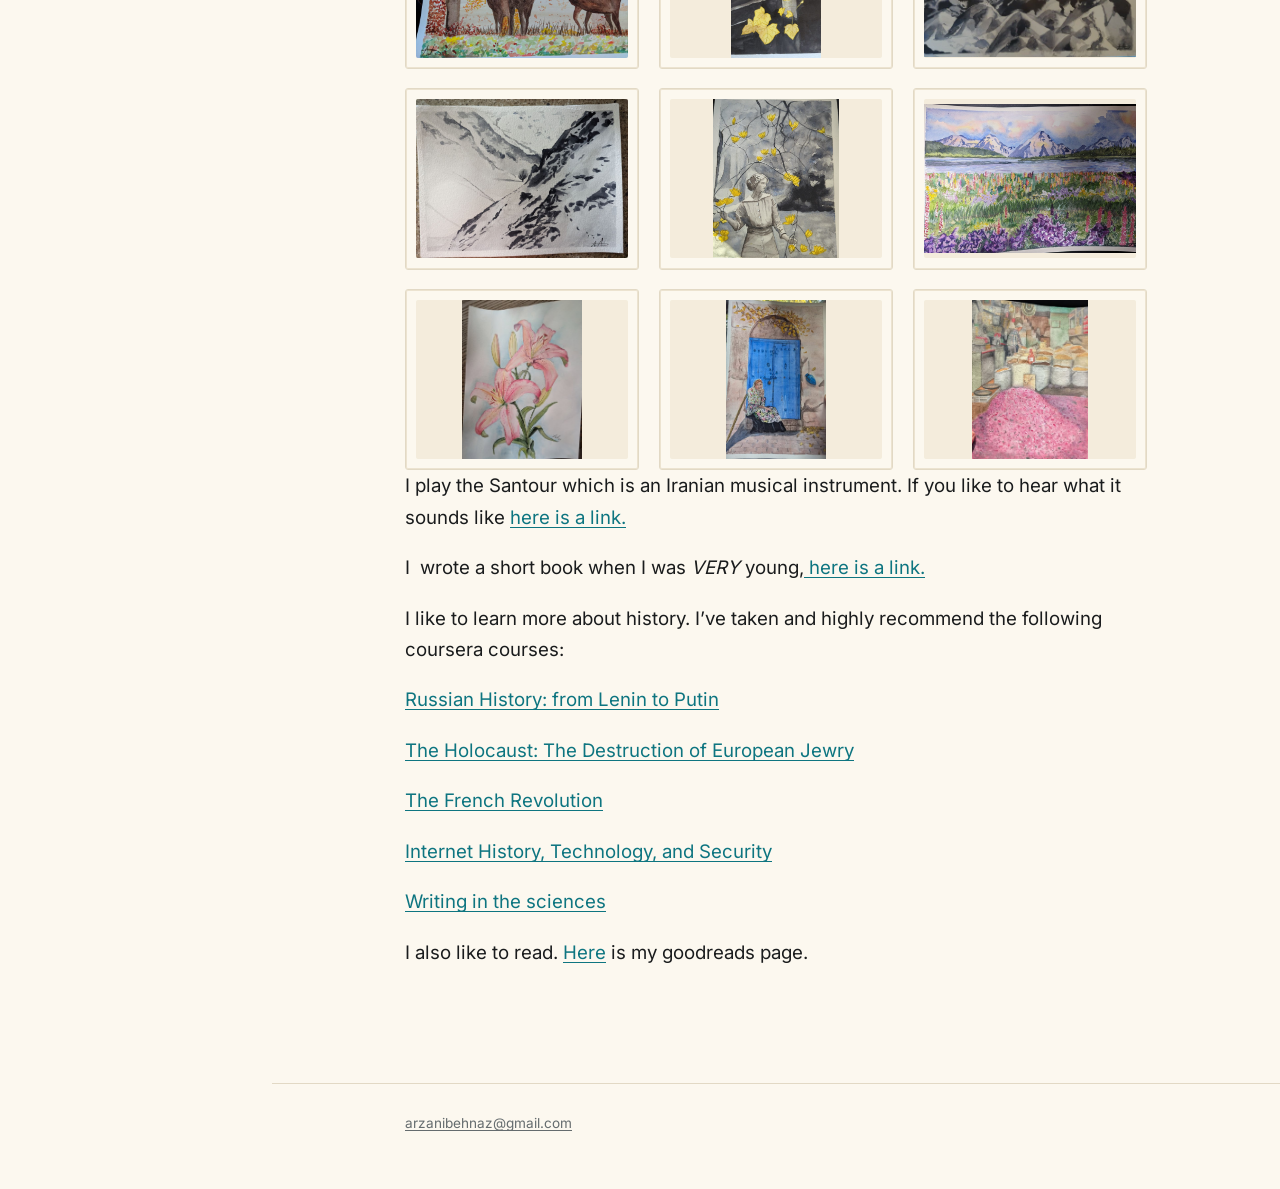
<file: hobbies.html>
<!doctype html>
<html lang="en">
<head>
<meta charset="utf-8">
<meta name="viewport" content="width=device-width, initial-scale=1">
<title>Painting and Other Hobbies &mdash; Behnaz Arzani</title>
<meta name="description" content="Painting, storytelling, santour, reading and other interests of Behnaz Arzani.">
<meta name="author" content="Behnaz Arzani">
<meta property="og:title" content="Painting and Other Hobbies &mdash; Behnaz Arzani">
<meta property="og:description" content="Painting, storytelling, santour, reading and other interests of Behnaz Arzani.">
<meta property="og:type" content="profile">
<meta property="og:image" content="https://behnazarzani.net/images/behnaz-arzani.jpg">
<link rel="icon" href="favicon.svg" type="image/svg+xml">
<link rel="icon" href="favicon-32.png" sizes="32x32" type="image/png">
<link rel="icon" href="favicon.ico" sizes="any">
<link rel="apple-touch-icon" href="apple-touch-icon.png">
<link rel="manifest" href="site.webmanifest">
<meta name="theme-color" content="#122a52">
<link rel="preload" href="assets/fonts/inter-var.woff2" as="font" type="font/woff2" crossorigin>
<link rel="preload" href="assets/fonts/space-grotesk-var.woff2" as="font" type="font/woff2" crossorigin>
<link rel="stylesheet" href="assets/style.css">
</head>
<body>
<a class="skip-link" href="#main">Skip to content</a>
<header class="site-header">
  <div class="wrap">
    <p class="site-name"><a href="index.html">Behnaz<br>Arzani</a></p>
    <p class="site-role">Member of Technical Staff<br>Networking and Distributed Systems</p>
    <nav class="site-nav" aria-label="Main">
      <ul>
        <li><a href="index.html">About</a></li>
        <li><a href="projects.html">Highlighted Projects</a></li>
        <li><a href="publications.html">Publications</a></li>
        <li><a href="videos.html">Videos</a></li>
        <li><a href="open-source.html">Open Source Projects</a></li>
        <li><a href="hobbies.html" aria-current="page">Painting and Other Hobbies</a></li>
        <li><a href="podcast.html">Microsoft Research Podcast</a></li>
        <li><a href="advice.html">Thoughts and &ldquo;advice&rdquo;</a></li>
      </ul>
    </nav>
    <div class="rail-meta">
      <p><a href="mailto:arzanibehnaz@gmail.com">arzanibehnaz@gmail.com</a></p>
      <p><a href="files/cv.pdf">Download CV (PDF)</a></p>
    </div>
  </div>
</header>
<main id="main">
  <div class="wrap">
<p class="eyebrow">Painting and Other Hobbies</p>
    <h1>Painting and Other Hobbies</h1>
    <p>During Covid I started to participate in storytelling events and shows. I frequently tell stories at Fresh Ground Stories in Seattle and recorded a story with two of my good friends for the UNESCO day of peace which you can see <a href="https://www.youtube.com/c/UNESCOBMW/" target="_blank" rel="noopener">here</a>.</p>
    <p>I also am an active member of an Iranian non-profit: <a href="http://alefbagroup.org" target="_blank" rel="noopener">Alefba:</a> I help run their storytelling shows and am a co-editor of the Alefba Magazine. I am also an active member of the youth, heritage, and Kankosh committees.</p>
    <p>I am taking painting classes. Here is a sample of my work:</p>
    <ul class="gallery">
          <li class="feature"><figure><a href="images/painting-17.jpg"><img src="images/painting-17.jpg" alt="Watercolour of a vaulted brick bazaar arcade with sacks of spices and grain" width="960" height="510"></a></figure></li>
          <li><figure><a href="images/painting-01.jpg"><img src="images/painting-01.jpg" alt="Painting by Behnaz Arzani" width="1037" height="1388" loading="lazy"></a></figure></li>
          <li><figure><a href="images/painting-02.jpg"><img src="images/painting-02.jpg" alt="Painting by Behnaz Arzani" width="1400" height="1054" loading="lazy"></a></figure></li>
          <li><figure><a href="images/painting-03.jpg"><img src="images/painting-03.jpg" alt="Painting by Behnaz Arzani" width="1133" height="1106" loading="lazy"></a></figure></li>
          <li><figure><a href="images/painting-04.jpg"><img src="images/painting-04.jpg" alt="Painting by Behnaz Arzani" width="1400" height="1047" loading="lazy"></a></figure></li>
          <li><figure><a href="images/painting-05.jpg"><img src="images/painting-05.jpg" alt="Painting by Behnaz Arzani" width="1393" height="1080" loading="lazy"></a></figure></li>
          <li><figure><a href="images/painting-06.jpg"><img src="images/painting-06.jpg" alt="Painting by Behnaz Arzani" width="1400" height="1050" loading="lazy"></a></figure></li>
          <li><figure><a href="images/painting-07.jpg"><img src="images/painting-07.jpg" alt="Painting by Behnaz Arzani" width="1050" height="1400" loading="lazy"></a></figure></li>
          <li><figure><a href="images/painting-08.jpg"><img src="images/painting-08.jpg" alt="Painting by Behnaz Arzani" width="1400" height="1050" loading="lazy"></a></figure></li>
          <li><figure><a href="images/painting-09.jpg"><img src="images/painting-09.jpg" alt="Painting by Behnaz Arzani" width="1400" height="1050" loading="lazy"></a></figure></li>
          <li><figure><a href="images/painting-10.jpg"><img src="images/painting-10.jpg" alt="Painting by Behnaz Arzani" width="1400" height="1050" loading="lazy"></a></figure></li>
          <li><figure><a href="images/painting-11.jpg"><img src="images/painting-11.jpg" alt="Painting by Behnaz Arzani" width="720" height="1280" loading="lazy"></a></figure></li>
          <li><figure><a href="images/painting-12.jpg"><img src="images/painting-12.jpg" alt="Painting by Behnaz Arzani" width="937" height="695" loading="lazy"></a></figure></li>
          <li><figure><a href="images/painting-13.jpg"><img src="images/painting-13.jpg" alt="Painting by Behnaz Arzani" width="1280" height="964" loading="lazy"></a></figure></li>
          <li><figure><a href="images/painting-14.jpg"><img src="images/painting-14.jpg" alt="Painting by Behnaz Arzani" width="980" height="1234" loading="lazy"></a></figure></li>
          <li><figure><a href="images/painting-15.jpg"><img src="images/painting-15.jpg" alt="Painting by Behnaz Arzani" width="1400" height="984" loading="lazy"></a></figure></li>
          <li><figure><a href="images/painting-16.jpg"><img src="images/painting-16.jpg" alt="Watercolour of two pink lilies with buds and green leaves" width="526" height="699" loading="lazy"></a></figure></li>
          <li><figure><a href="images/painting-18.jpg"><img src="images/painting-18.jpg" alt="Watercolour of a woman seated on a step beside a studded blue door, yellow leaves overhead" width="526" height="844" loading="lazy"></a></figure></li>
          <li><figure><a href="images/painting-19.jpg"><img src="images/painting-19.jpg" alt="Watercolour of a spice shop with a mound of dried rose petals in the foreground" width="514" height="707" loading="lazy"></a></figure></li>
        </ul>

    <p>I play the Santour which is an Iranian musical instrument. If you like to hear what it sounds like <a href="https://www.youtube.com/watch?v=gpJMcL9tVrs" target="_blank" rel="noopener">here is a link.</a></p>
    <p>I  wrote a short book when I was <em>VERY</em> young,<a href="files/story.doc" target="_blank" rel="noopener"> here is a link.</a></p>
    <p>I like to learn more about history. I&#8217;ve taken and highly recommend the following coursera courses:</p>
    <p><a href="https://www.coursera.org/learn/russian-history-lenin-putin/home/welcome" target="_blank" rel="noopener">Russian History: from Lenin to Putin</a></p>
    <p><a href="https://www.coursera.org/learn/the-holocaust/home/welcome" target="_blank" rel="noopener">The Holocaust: The Destruction of European Jewry</a></p>
    <p><a href="https://www.coursera.org/learn/french-revolution" target="_blank" rel="noopener">The French Revolution</a></p>
    <p><a href="https://www.coursera.org/learn/internet-history/home/welcome" target="_blank" rel="noopener">Internet History, Technology, and Security</a></p>
    <p><a href="https://www.coursera.org/learn/sciwrite/home/welcome" target="_blank" rel="noopener"> Writing in the sciences</a></p>
    <p>I also like to read. <a href="https://www.goodreads.com/user/show/408095-behnaz" target="_blank" rel="noopener">Here</a> is my goodreads page.</p>
  </div>
</main>
<footer class="site-footer">
  <div class="wrap">
    <p><a href="mailto:arzanibehnaz@gmail.com">arzanibehnaz@gmail.com</a></p>
  </div>
</footer>
</body>
</html>
</file>
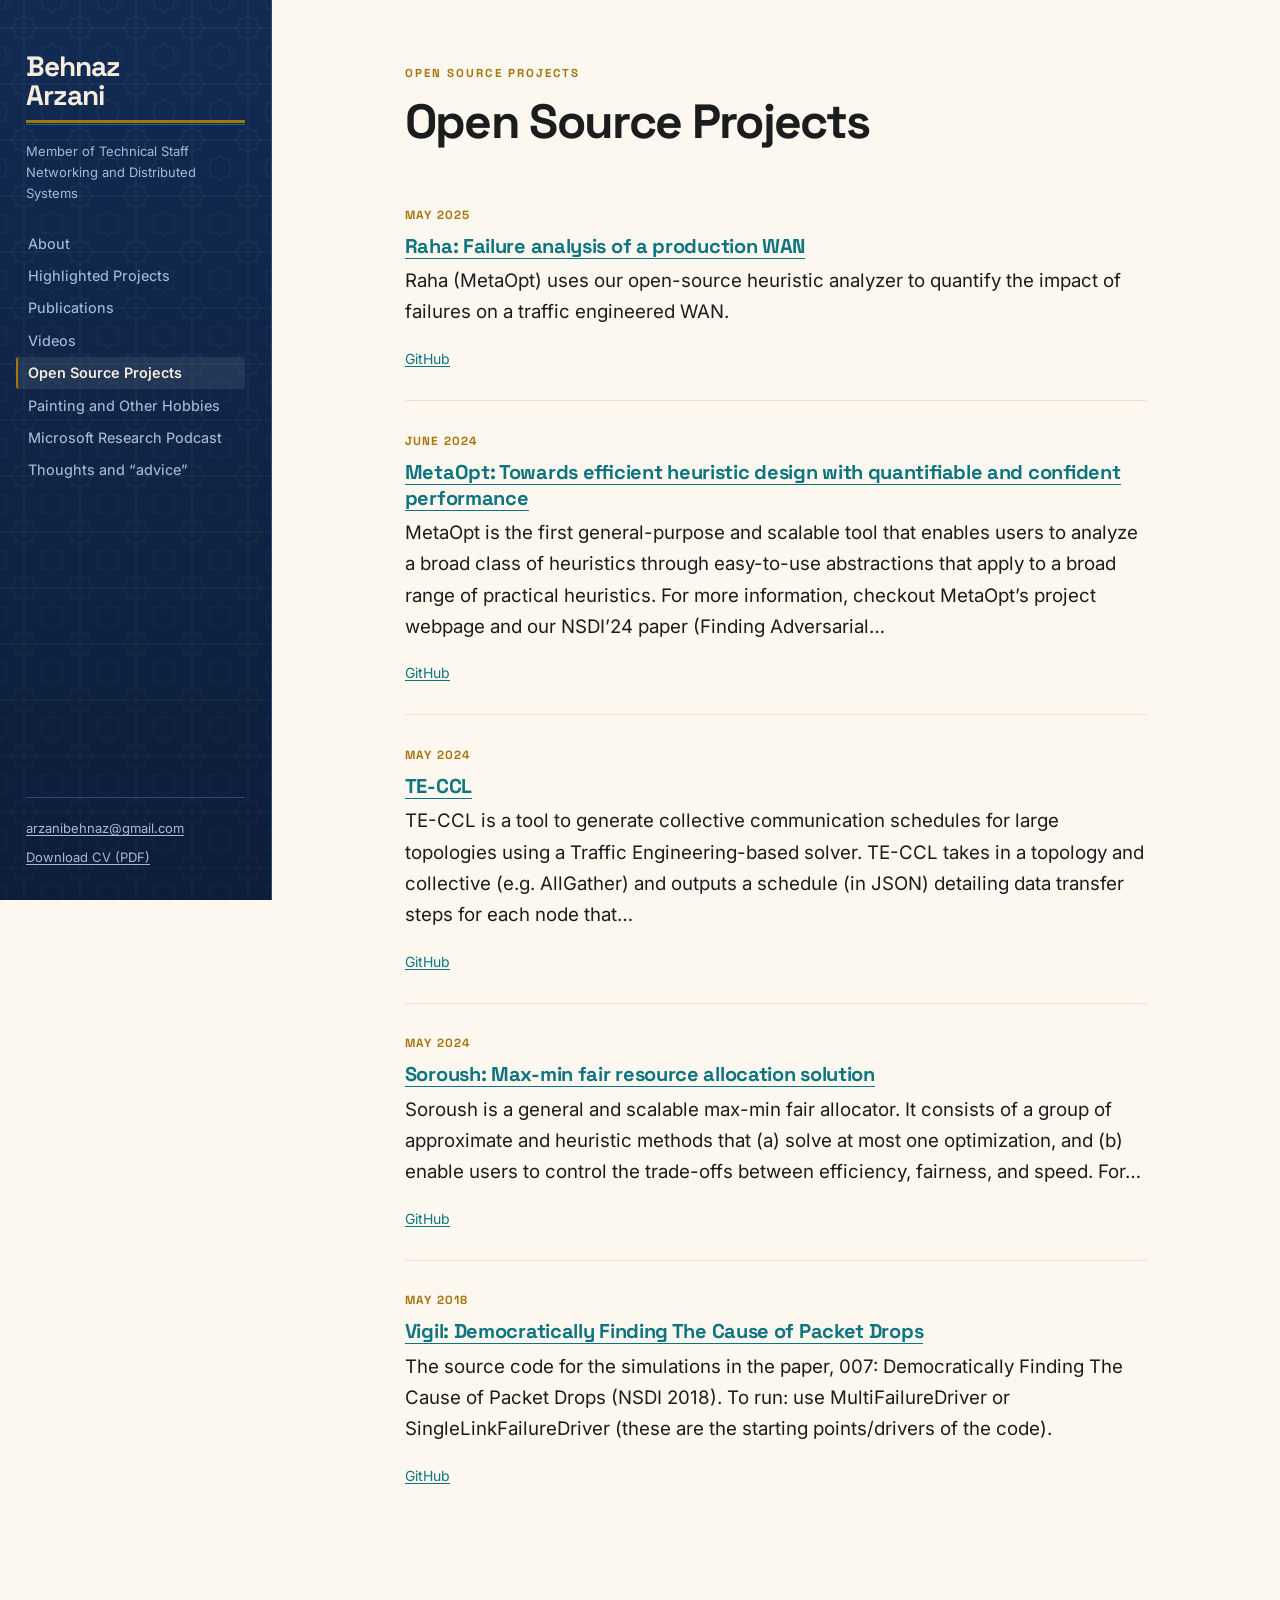
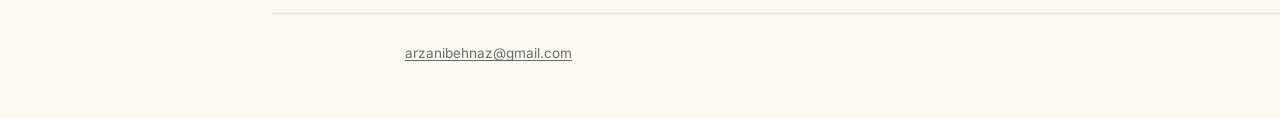
<file: open-source.html>
<!doctype html>
<html lang="en">
<head>
<meta charset="utf-8">
<meta name="viewport" content="width=device-width, initial-scale=1">
<title>Open Source Projects &mdash; Behnaz Arzani</title>
<meta name="description" content="Open source projects released by Behnaz Arzani and collaborators.">
<meta name="author" content="Behnaz Arzani">
<meta property="og:title" content="Open Source Projects &mdash; Behnaz Arzani">
<meta property="og:description" content="Open source projects released by Behnaz Arzani and collaborators.">
<meta property="og:type" content="profile">
<meta property="og:image" content="https://behnazarzani.net/images/behnaz-arzani.jpg">
<link rel="icon" href="favicon.svg" type="image/svg+xml">
<link rel="icon" href="favicon-32.png" sizes="32x32" type="image/png">
<link rel="icon" href="favicon.ico" sizes="any">
<link rel="apple-touch-icon" href="apple-touch-icon.png">
<link rel="manifest" href="site.webmanifest">
<meta name="theme-color" content="#122a52">
<link rel="preload" href="assets/fonts/inter-var.woff2" as="font" type="font/woff2" crossorigin>
<link rel="preload" href="assets/fonts/space-grotesk-var.woff2" as="font" type="font/woff2" crossorigin>
<link rel="stylesheet" href="assets/style.css">
</head>
<body>
<a class="skip-link" href="#main">Skip to content</a>
<header class="site-header">
  <div class="wrap">
    <p class="site-name"><a href="index.html">Behnaz<br>Arzani</a></p>
    <p class="site-role">Member of Technical Staff<br>Networking and Distributed Systems</p>
    <nav class="site-nav" aria-label="Main">
      <ul>
        <li><a href="index.html">About</a></li>
        <li><a href="projects.html">Highlighted Projects</a></li>
        <li><a href="publications.html">Publications</a></li>
        <li><a href="videos.html">Videos</a></li>
        <li><a href="open-source.html" aria-current="page">Open Source Projects</a></li>
        <li><a href="hobbies.html">Painting and Other Hobbies</a></li>
        <li><a href="podcast.html">Microsoft Research Podcast</a></li>
        <li><a href="advice.html">Thoughts and &ldquo;advice&rdquo;</a></li>
      </ul>
    </nav>
    <div class="rail-meta">
      <p><a href="mailto:arzanibehnaz@gmail.com">arzanibehnaz@gmail.com</a></p>
      <p><a href="files/cv.pdf">Download CV (PDF)</a></p>
    </div>
  </div>
</header>
<main id="main">
  <div class="wrap">
<p class="eyebrow">Open Source Projects</p>
    <h1>Open Source Projects</h1>
    <div class="card">
      <p class="kicker">May 2025</p>
      <h3><a href="https://github.com/microsoft/MetaOpt" target="_blank" rel="noopener">Raha: Failure analysis of a production WAN</a></h3>
      <p>Raha (MetaOpt) uses our open-source heuristic analyzer to quantify the impact of failures on a traffic engineered WAN.</p>
      <p class="meta"><a href="https://github.com/microsoft/MetaOpt" target="_blank" rel="noopener">GitHub</a></p>
    </div>
    <div class="card">
      <p class="kicker">June 2024</p>
      <h3><a href="https://github.com/microsoft/MetaOpt" target="_blank" rel="noopener">MetaOpt: Towards efficient heuristic design with quantifiable and confident performance</a></h3>
      <p>MetaOpt is the first general-purpose and scalable tool that enables users to analyze a broad class of heuristics through easy-to-use abstractions that apply to a broad range of practical heuristics. For more information, checkout MetaOpt&rsquo;s project webpage and our NSDI&rsquo;24 paper (Finding Adversarial&hellip;</p>
      <p class="meta"><a href="https://github.com/microsoft/MetaOpt" target="_blank" rel="noopener">GitHub</a></p>
    </div>
    <div class="card">
      <p class="kicker">May 2024</p>
      <h3><a href="https://github.com/microsoft/te-ccl" target="_blank" rel="noopener">TE-CCL</a></h3>
      <p>TE-CCL is a tool to generate collective communication schedules for large topologies using a Traffic Engineering-based solver. TE-CCL takes in a topology and collective (e.g. AllGather) and outputs a schedule (in JSON) detailing data transfer steps for each node that&hellip;</p>
      <p class="meta"><a href="https://github.com/microsoft/te-ccl" target="_blank" rel="noopener">GitHub</a></p>
    </div>
    <div class="card">
      <p class="kicker">May 2024</p>
      <h3><a href="https://github.com/microsoft/soroush" target="_blank" rel="noopener">Soroush: Max-min fair resource allocation solution</a></h3>
      <p>Soroush is a general and scalable max-min fair allocator. It consists of a group of approximate and heuristic methods that (a) solve at most one optimization, and (b) enable users to control the trade-offs between efficiency, fairness, and speed. For&hellip;</p>
      <p class="meta"><a href="https://github.com/microsoft/soroush" target="_blank" rel="noopener">GitHub</a></p>
    </div>
    <div class="card">
      <p class="kicker">May 2018</p>
      <h3><a href="https://github.com/behnazak/Vigil-007SourceCode.git" target="_blank" rel="noopener">Vigil: Democratically Finding The Cause of Packet Drops</a></h3>
      <p>The source code for the simulations in the paper, 007: Democratically Finding The Cause of Packet Drops (NSDI 2018). To run: use MultiFailureDriver or SingleLinkFailureDriver (these are the starting points/drivers of the code).</p>
      <p class="meta"><a href="https://github.com/behnazak/Vigil-007SourceCode.git" target="_blank" rel="noopener">GitHub</a></p>
    </div>
  </div>
</main>
<footer class="site-footer">
  <div class="wrap">
    <p><a href="mailto:arzanibehnaz@gmail.com">arzanibehnaz@gmail.com</a></p>
  </div>
</footer>
</body>
</html>
</file>
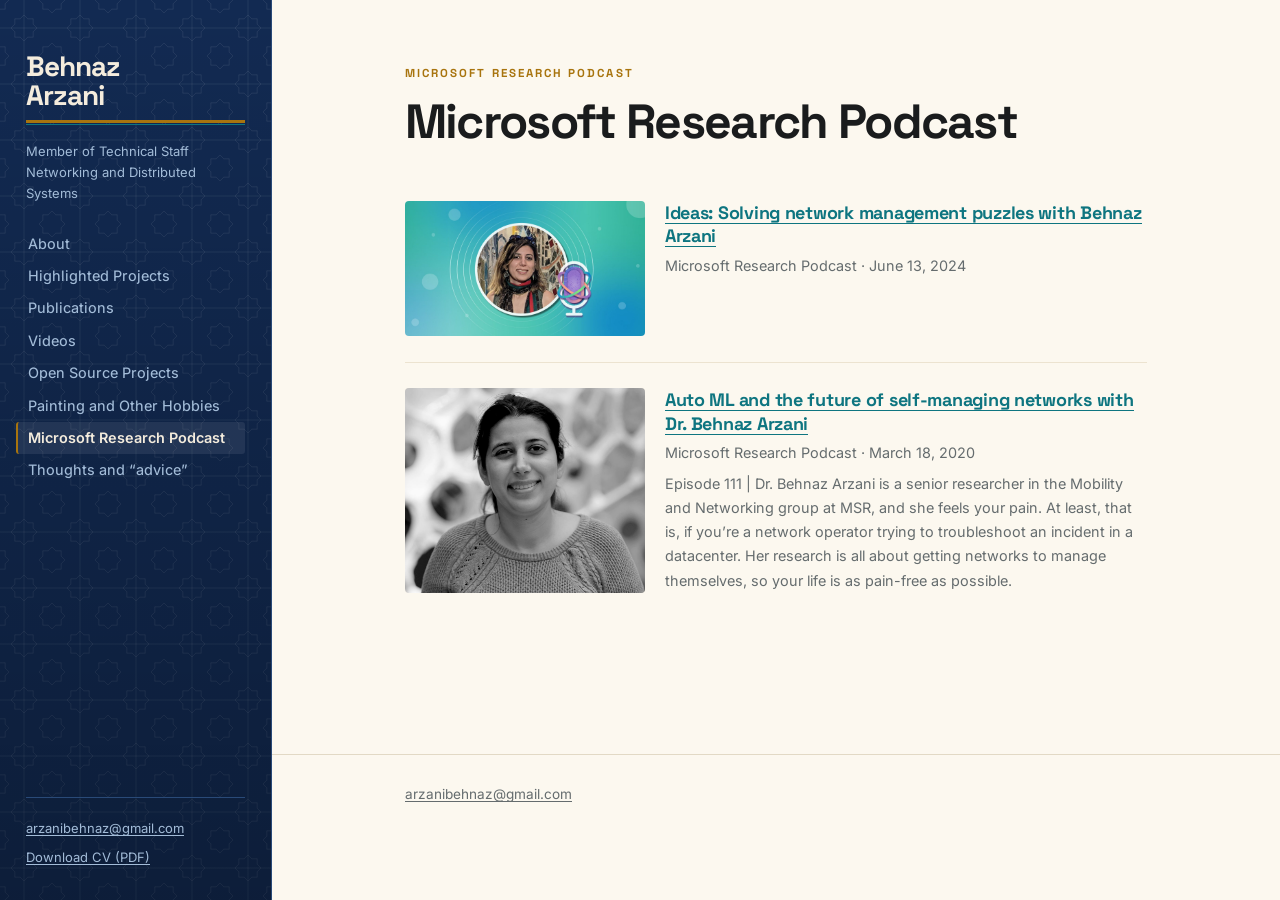
<file: podcast.html>
<!doctype html>
<html lang="en">
<head>
<meta charset="utf-8">
<meta name="viewport" content="width=device-width, initial-scale=1">
<title>Microsoft Research Podcast &mdash; Behnaz Arzani</title>
<meta name="description" content="Podcast episodes featuring Behnaz Arzani.">
<meta name="author" content="Behnaz Arzani">
<meta property="og:title" content="Microsoft Research Podcast &mdash; Behnaz Arzani">
<meta property="og:description" content="Podcast episodes featuring Behnaz Arzani.">
<meta property="og:type" content="profile">
<meta property="og:image" content="https://behnazarzani.net/images/behnaz-arzani.jpg">
<link rel="icon" href="favicon.svg" type="image/svg+xml">
<link rel="icon" href="favicon-32.png" sizes="32x32" type="image/png">
<link rel="icon" href="favicon.ico" sizes="any">
<link rel="apple-touch-icon" href="apple-touch-icon.png">
<link rel="manifest" href="site.webmanifest">
<meta name="theme-color" content="#122a52">
<link rel="preload" href="assets/fonts/inter-var.woff2" as="font" type="font/woff2" crossorigin>
<link rel="preload" href="assets/fonts/space-grotesk-var.woff2" as="font" type="font/woff2" crossorigin>
<link rel="stylesheet" href="assets/style.css">
</head>
<body>
<a class="skip-link" href="#main">Skip to content</a>
<header class="site-header">
  <div class="wrap">
    <p class="site-name"><a href="index.html">Behnaz<br>Arzani</a></p>
    <p class="site-role">Member of Technical Staff<br>Networking and Distributed Systems</p>
    <nav class="site-nav" aria-label="Main">
      <ul>
        <li><a href="index.html">About</a></li>
        <li><a href="projects.html">Highlighted Projects</a></li>
        <li><a href="publications.html">Publications</a></li>
        <li><a href="videos.html">Videos</a></li>
        <li><a href="open-source.html">Open Source Projects</a></li>
        <li><a href="hobbies.html">Painting and Other Hobbies</a></li>
        <li><a href="podcast.html" aria-current="page">Microsoft Research Podcast</a></li>
        <li><a href="advice.html">Thoughts and &ldquo;advice&rdquo;</a></li>
      </ul>
    </nav>
    <div class="rail-meta">
      <p><a href="mailto:arzanibehnaz@gmail.com">arzanibehnaz@gmail.com</a></p>
      <p><a href="files/cv.pdf">Download CV (PDF)</a></p>
    </div>
  </div>
</header>
<main id="main">
  <div class="wrap">
<p class="eyebrow">Microsoft Research Podcast</p>
    <h1>Microsoft Research Podcast</h1>
    <ul class="media">
      <li>
        <img class="thumb" src="images/podcast-ideas.jpg" alt="" width="176" height="99">
        <div class="body">
          <h3><a href="https://www.microsoft.com/en-us/research/podcast/ideas-solving-network-management-puzzles-with-behnaz-arzani/" target="_blank" rel="noopener">Ideas: Solving network management puzzles with Behnaz Arzani</a></h3>
          <p>Microsoft Research Podcast &middot; June 13, 2024</p>
        </div>
      </li>
      <li>
        <img class="thumb" src="images/podcast-automl.jpg" alt="" width="176" height="99">
        <div class="body">
          <h3><a href="https://www.microsoft.com/en-us/research/blog/auto-ml-and-the-future-of-self-managing-networks-with-dr-behnaz-arzani/" target="_blank" rel="noopener">Auto ML and the future of self-managing networks with Dr. Behnaz Arzani</a></h3>
          <p>Microsoft Research Podcast &middot; March 18, 2020</p>
          <p>Episode 111 | Dr. Behnaz Arzani is a senior researcher in the Mobility and Networking group at MSR, and she feels your pain. At least, that is, if you&rsquo;re a network operator trying to troubleshoot an incident in a datacenter. Her research is all about getting networks to manage themselves, so your life is as pain-free as possible.</p>
        </div>
      </li>
    </ul>
  </div>
</main>
<footer class="site-footer">
  <div class="wrap">
    <p><a href="mailto:arzanibehnaz@gmail.com">arzanibehnaz@gmail.com</a></p>
  </div>
</footer>
</body>
</html>
</file>
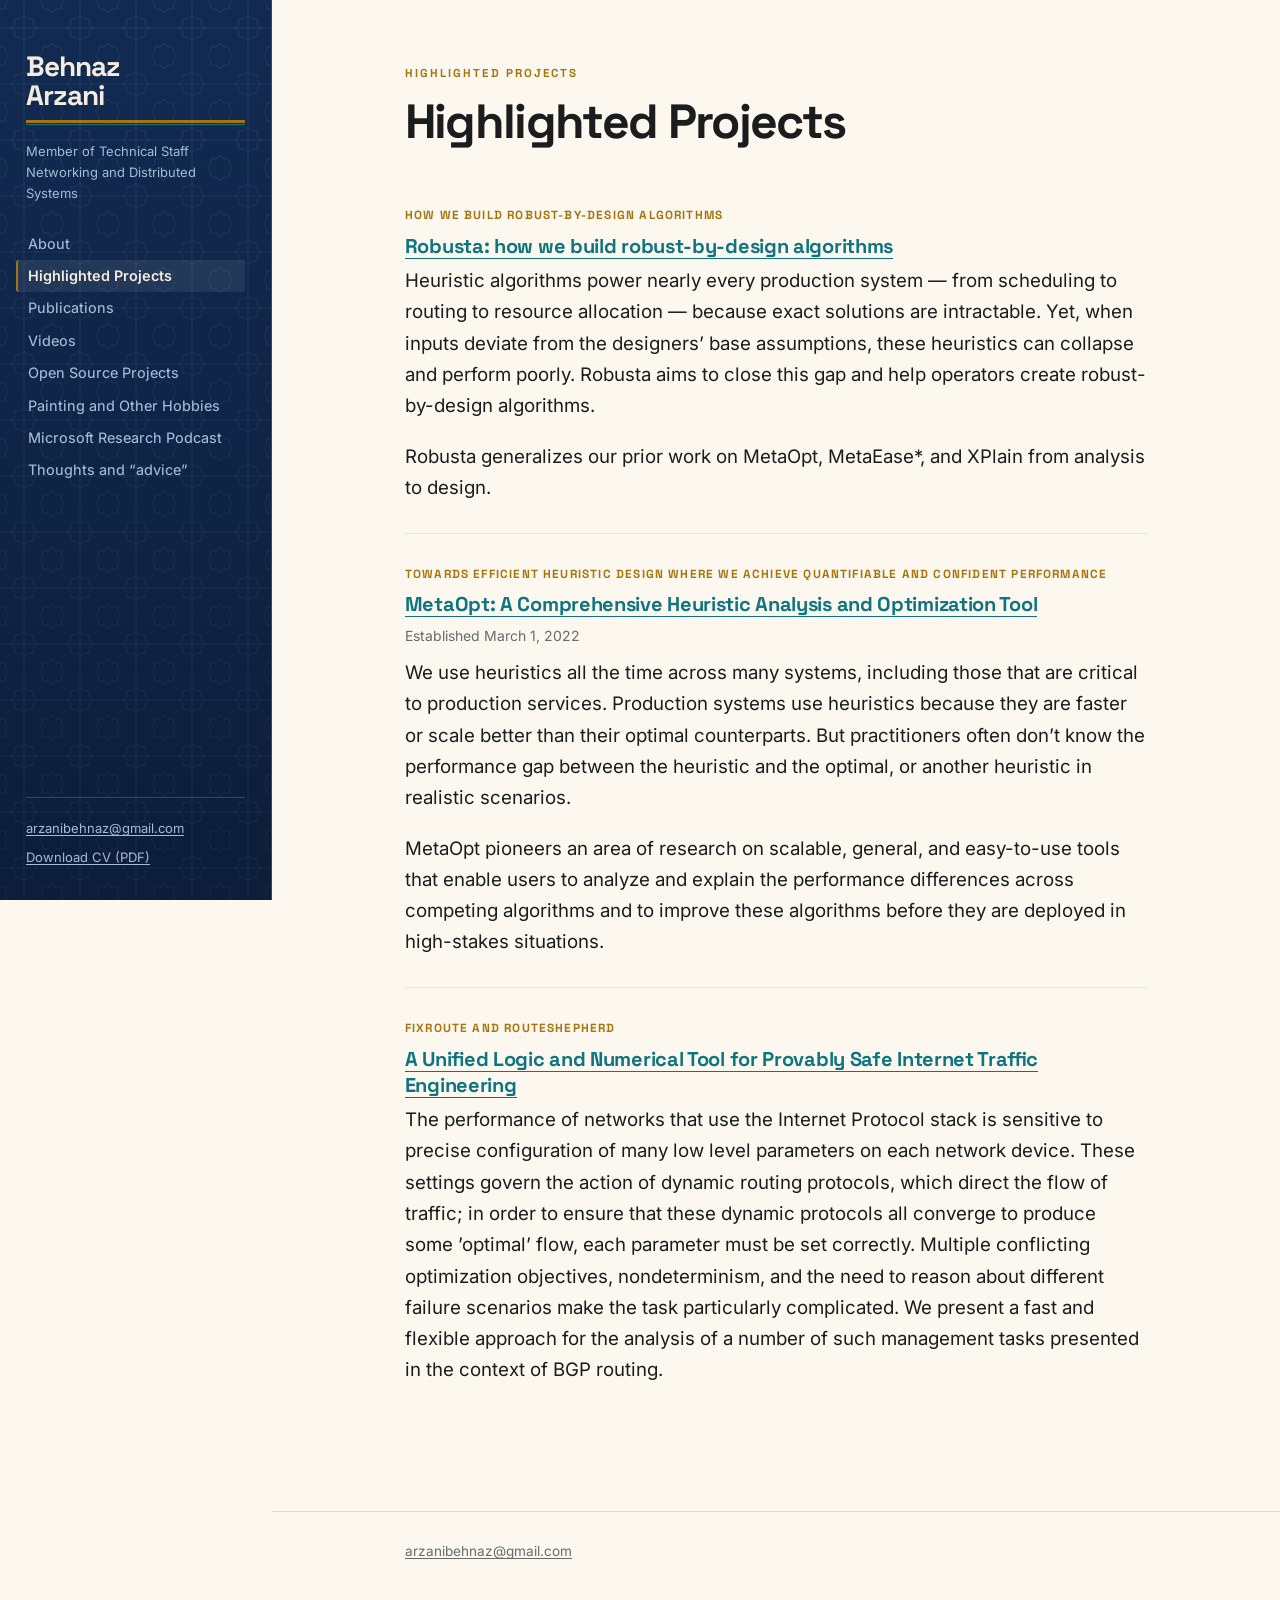
<file: projects.html>
<!doctype html>
<html lang="en">
<head>
<meta charset="utf-8">
<meta name="viewport" content="width=device-width, initial-scale=1">
<title>Highlighted Projects &mdash; Behnaz Arzani</title>
<meta name="description" content="Highlighted research projects led by Behnaz Arzani.">
<meta name="author" content="Behnaz Arzani">
<meta property="og:title" content="Highlighted Projects &mdash; Behnaz Arzani">
<meta property="og:description" content="Highlighted research projects led by Behnaz Arzani.">
<meta property="og:type" content="profile">
<meta property="og:image" content="https://behnazarzani.net/images/behnaz-arzani.jpg">
<link rel="icon" href="favicon.svg" type="image/svg+xml">
<link rel="icon" href="favicon-32.png" sizes="32x32" type="image/png">
<link rel="icon" href="favicon.ico" sizes="any">
<link rel="apple-touch-icon" href="apple-touch-icon.png">
<link rel="manifest" href="site.webmanifest">
<meta name="theme-color" content="#122a52">
<link rel="preload" href="assets/fonts/inter-var.woff2" as="font" type="font/woff2" crossorigin>
<link rel="preload" href="assets/fonts/space-grotesk-var.woff2" as="font" type="font/woff2" crossorigin>
<link rel="stylesheet" href="assets/style.css">
</head>
<body>
<a class="skip-link" href="#main">Skip to content</a>
<header class="site-header">
  <div class="wrap">
    <p class="site-name"><a href="index.html">Behnaz<br>Arzani</a></p>
    <p class="site-role">Member of Technical Staff<br>Networking and Distributed Systems</p>
    <nav class="site-nav" aria-label="Main">
      <ul>
        <li><a href="index.html">About</a></li>
        <li><a href="projects.html" aria-current="page">Highlighted Projects</a></li>
        <li><a href="publications.html">Publications</a></li>
        <li><a href="videos.html">Videos</a></li>
        <li><a href="open-source.html">Open Source Projects</a></li>
        <li><a href="hobbies.html">Painting and Other Hobbies</a></li>
        <li><a href="podcast.html">Microsoft Research Podcast</a></li>
        <li><a href="advice.html">Thoughts and &ldquo;advice&rdquo;</a></li>
      </ul>
    </nav>
    <div class="rail-meta">
      <p><a href="mailto:arzanibehnaz@gmail.com">arzanibehnaz@gmail.com</a></p>
      <p><a href="files/cv.pdf">Download CV (PDF)</a></p>
    </div>
  </div>
</header>
<main id="main">
  <div class="wrap">
<p class="eyebrow">Highlighted Projects</p>
    <h1>Highlighted Projects</h1>
    <div class="card">
      <p class="kicker">How we build robust-by-design algorithms</p>
      <h3><a href="https://www.microsoft.com/en-us/research/project/robusta-how-we-build-robust-by-design-algorithms/" target="_blank" rel="noopener">Robusta: how we build robust-by-design algorithms</a></h3>
      
      <p>Heuristic algorithms power nearly every production system &mdash; from scheduling to routing to resource allocation &mdash; because exact solutions are intractable. Yet, when inputs deviate from the designers&rsquo; base assumptions, these heuristics can collapse and perform poorly. Robusta aims to close this gap and help operators create robust-by-design algorithms.</p>
      <p>Robusta generalizes our prior work on MetaOpt, MetaEase*, and XPlain from analysis to design.</p>
    </div>
    <div class="card">
      <p class="kicker">Towards efficient heuristic design where we achieve quantifiable and confident performance</p>
      <h3><a href="https://www.microsoft.com/en-us/research/project/finding-adversarial-inputs-for-heuristics/" target="_blank" rel="noopener">MetaOpt: A Comprehensive Heuristic Analysis and Optimization Tool</a></h3>
      <p class="meta">Established March 1, 2022</p>
      <p>We use heuristics all the time across many systems, including those that are critical to production services. Production systems use heuristics because they are faster or scale better than their optimal counterparts. But practitioners often don&rsquo;t know the performance gap between the heuristic and the optimal, or another heuristic in realistic scenarios.</p>
      <p>MetaOpt pioneers an area of research on scalable, general, and easy-to-use tools that enable users to analyze and explain the performance differences across competing algorithms and to improve these algorithms before they are deployed in high-stakes situations.</p>
    </div>
    <div class="card">
      <p class="kicker">FixRoute and RouteShepherd</p>
      <h3><a href="https://www.microsoft.com/en-us/research/project/unified-logic-numerical-tool-provably-safe-internet-traffic-engineering/" target="_blank" rel="noopener">A Unified Logic and Numerical Tool for Provably Safe Internet Traffic Engineering</a></h3>
      
      <p>The performance of networks that use the Internet Protocol stack is sensitive to precise configuration of many low level parameters on each network device. These settings govern the action of dynamic routing protocols, which direct the flow of traffic; in order to ensure that these dynamic protocols all converge to produce some &rsquo;optimal&rsquo; flow, each parameter must be set correctly. Multiple conflicting optimization objectives, nondeterminism, and the need to reason about different failure scenarios make the task particularly complicated. We present a fast and flexible approach for the analysis of a number of such management tasks presented in the context of BGP routing.</p>
    </div>
  </div>
</main>
<footer class="site-footer">
  <div class="wrap">
    <p><a href="mailto:arzanibehnaz@gmail.com">arzanibehnaz@gmail.com</a></p>
  </div>
</footer>
</body>
</html>
</file>
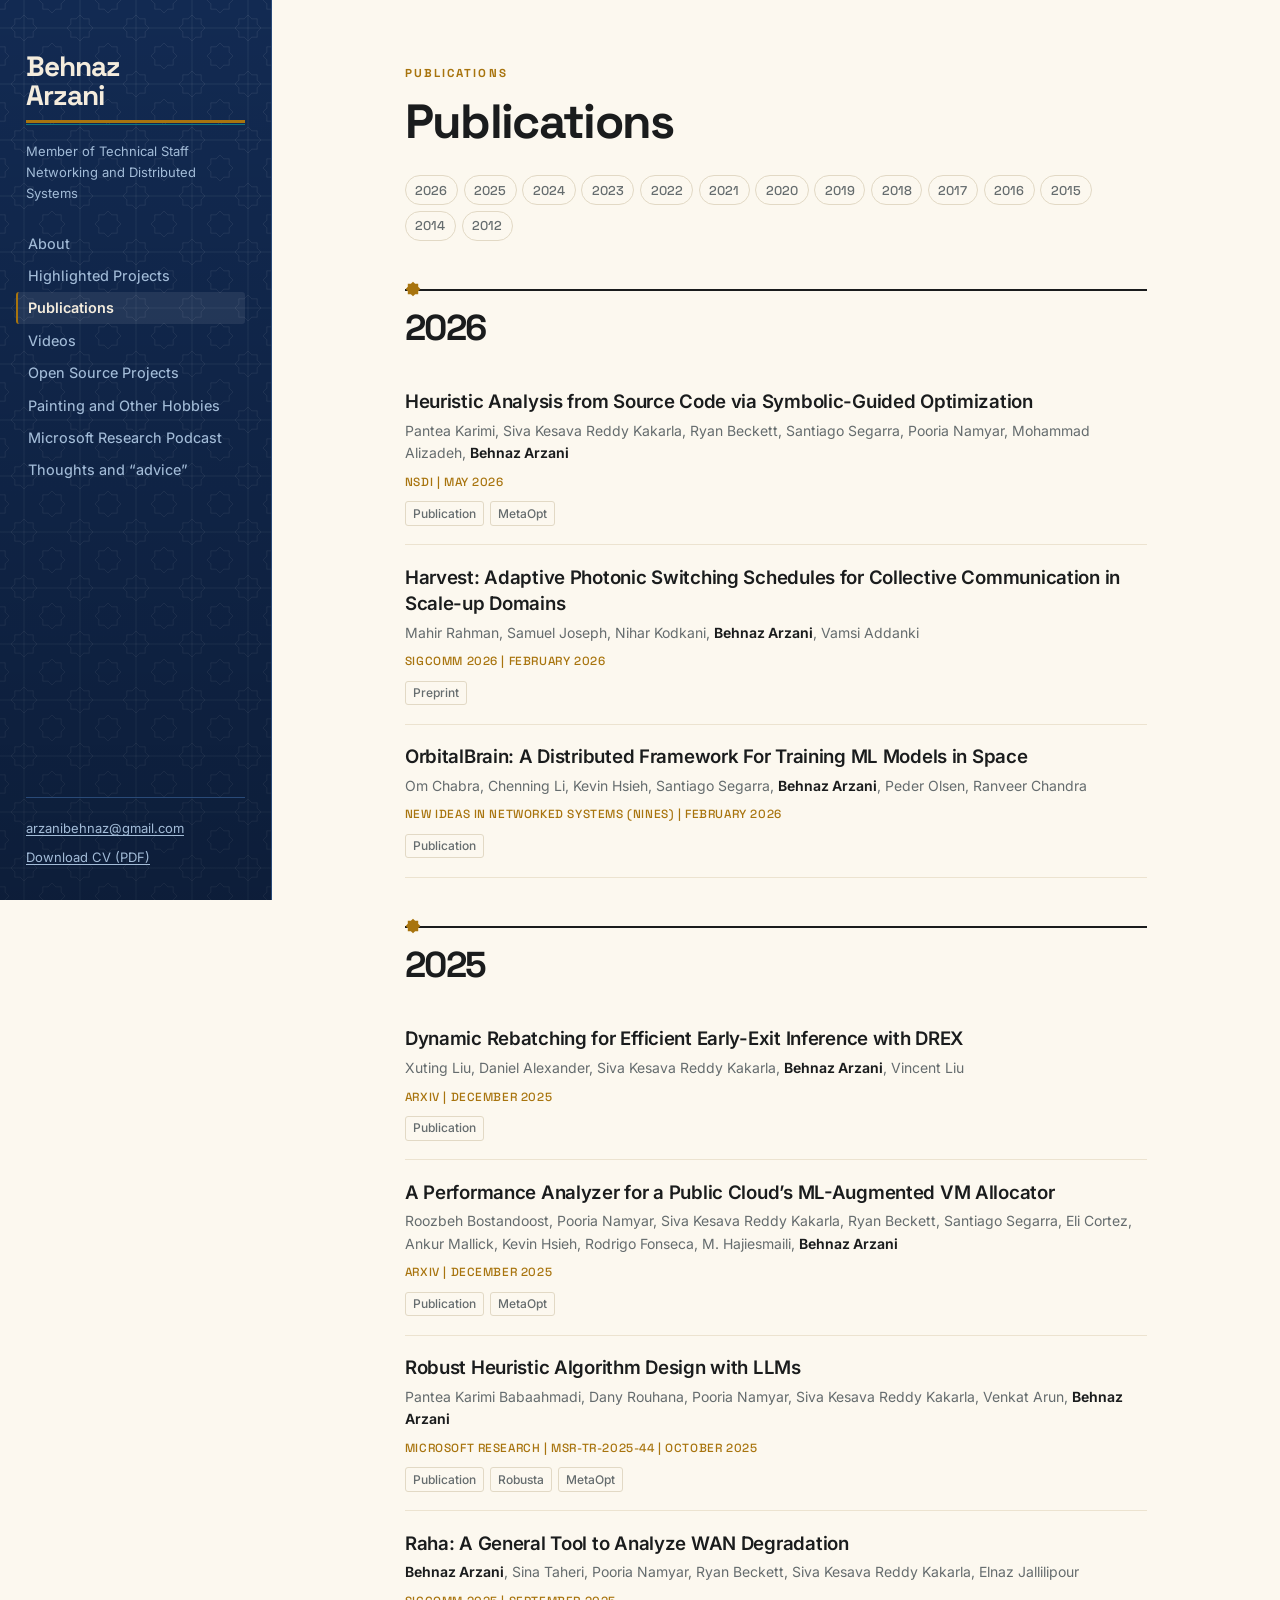
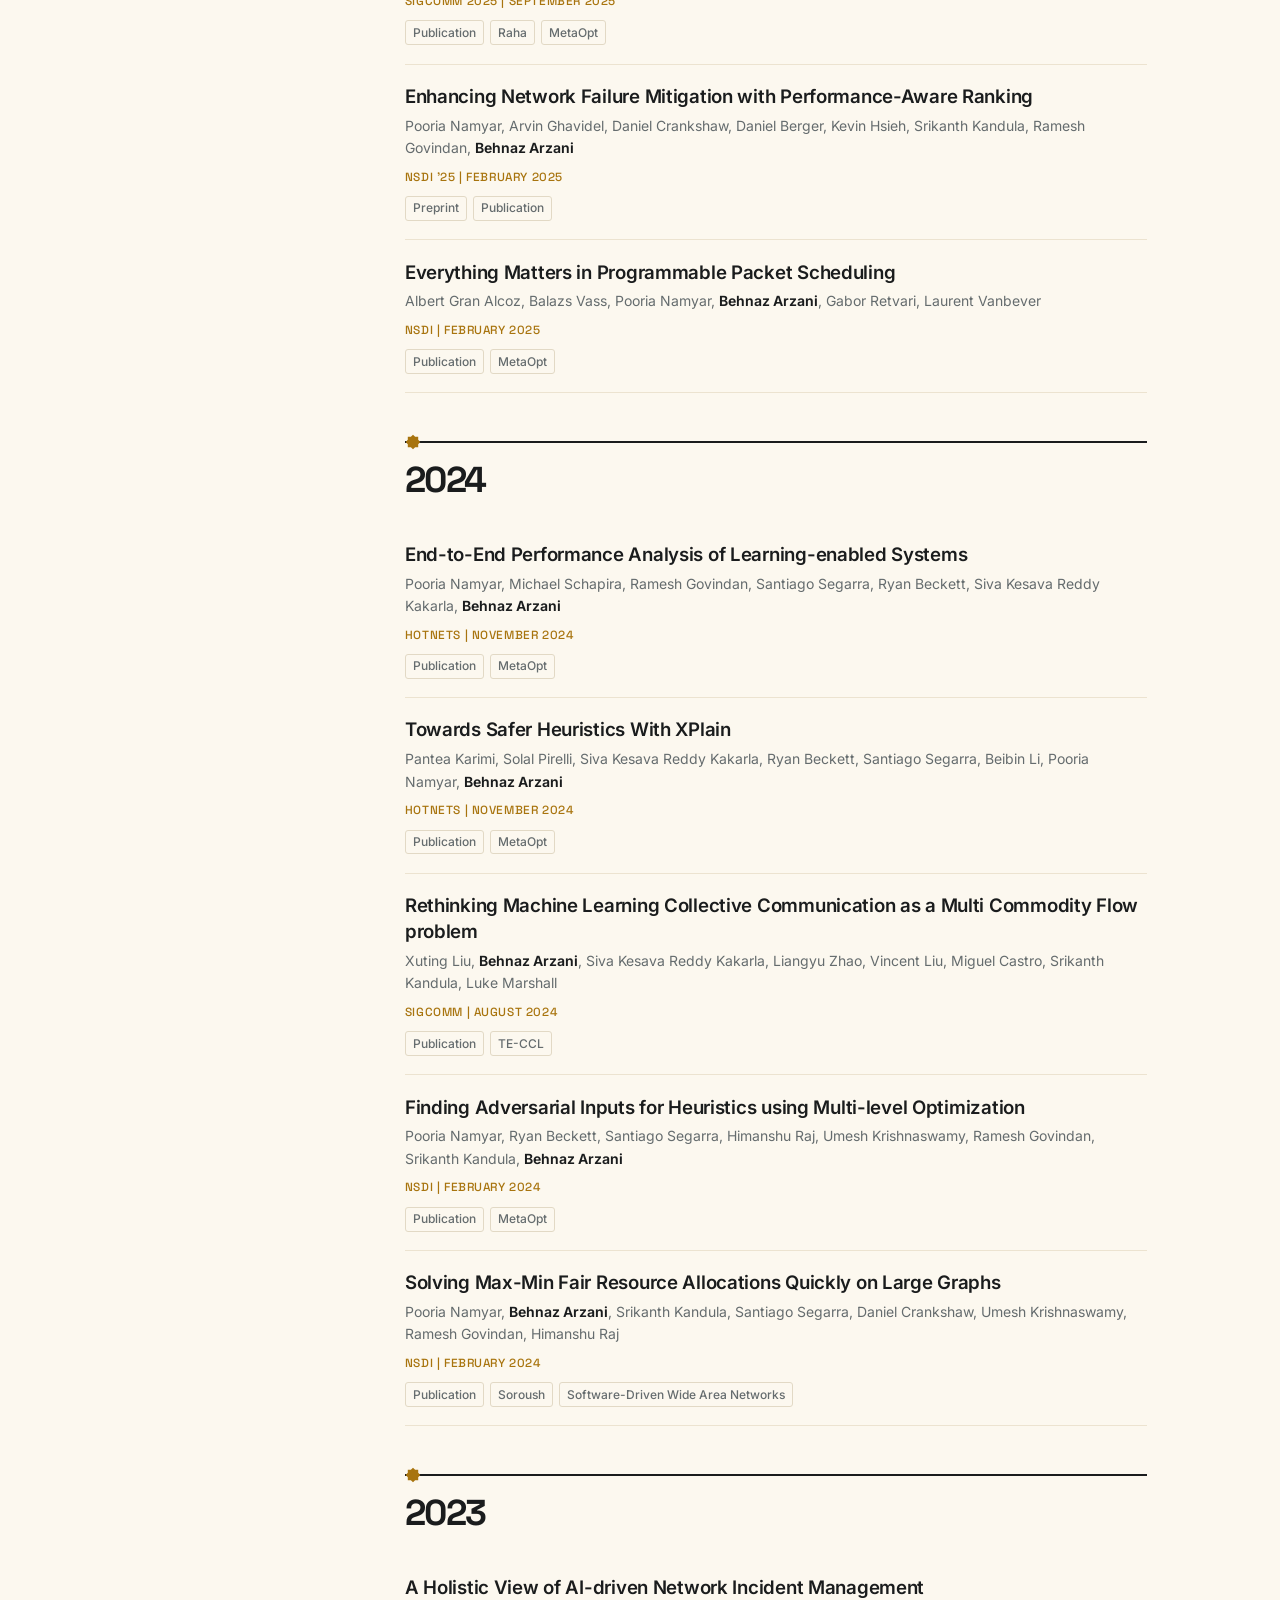
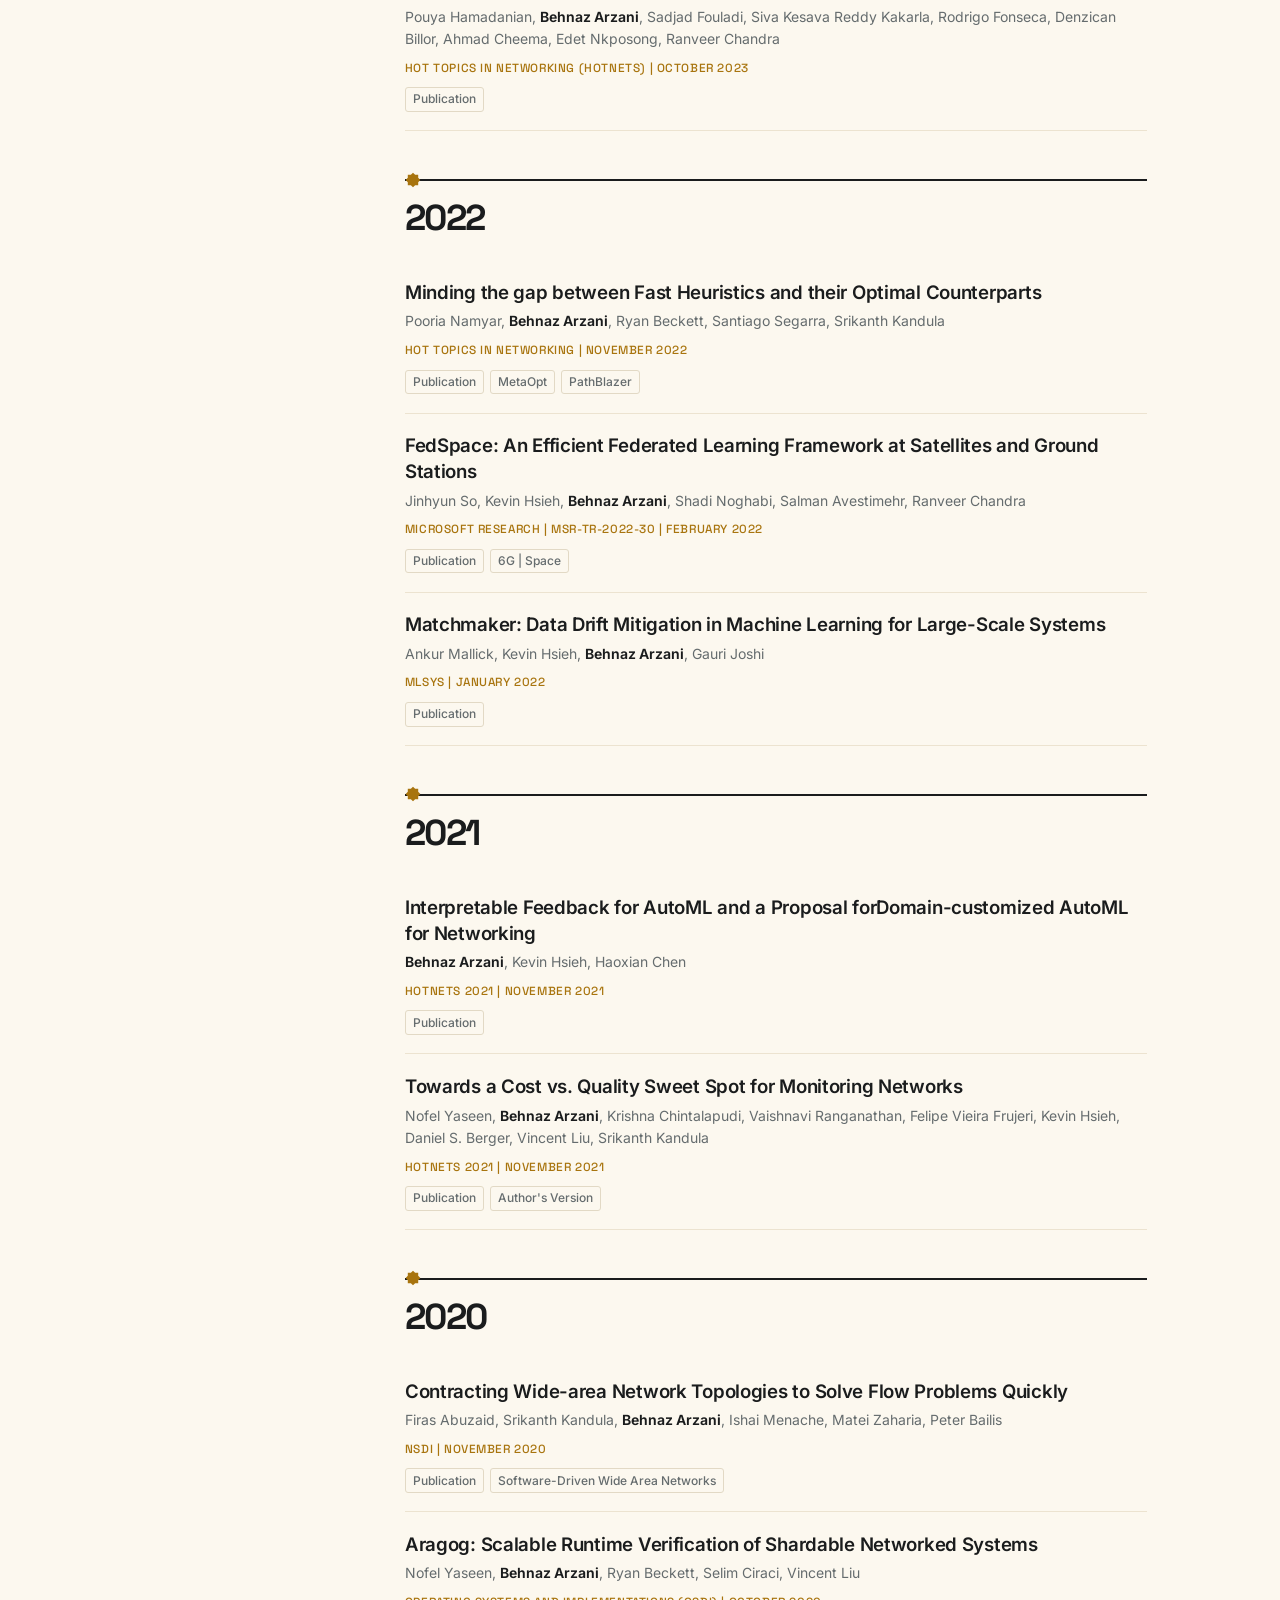
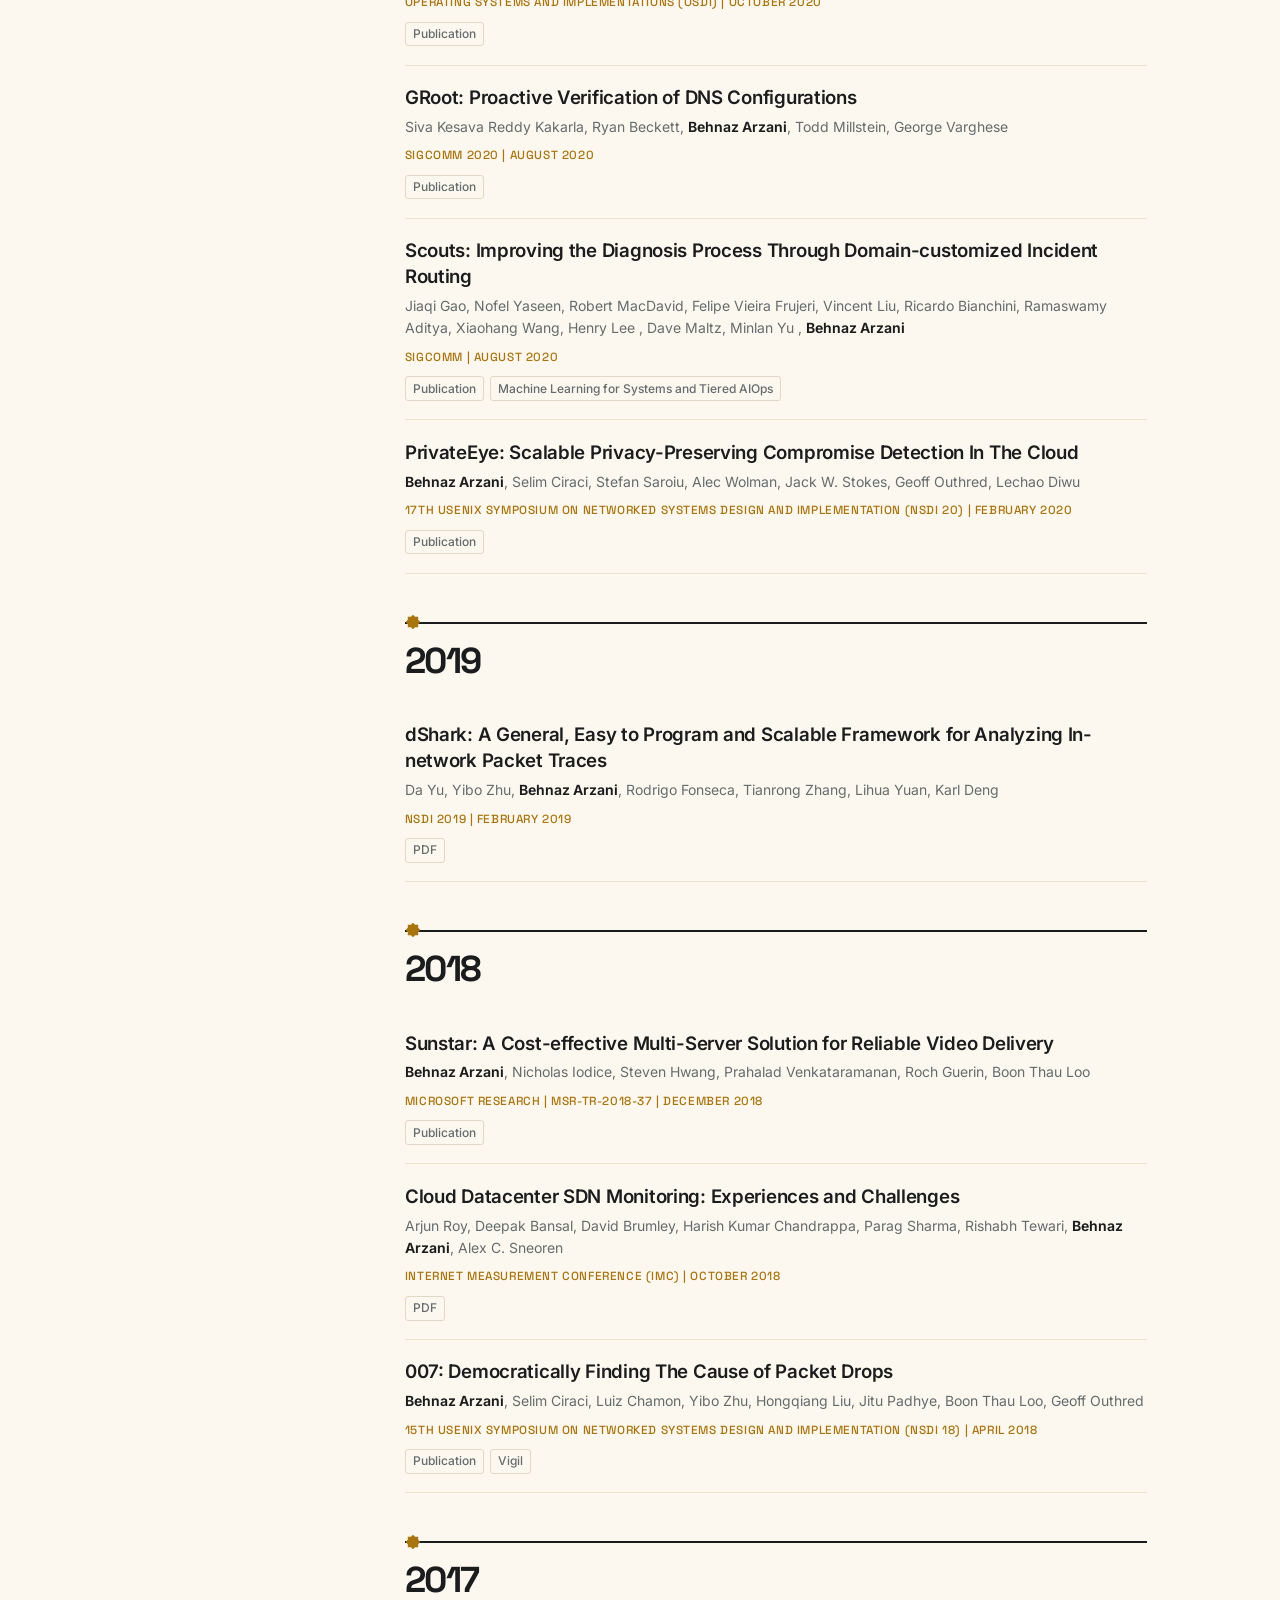
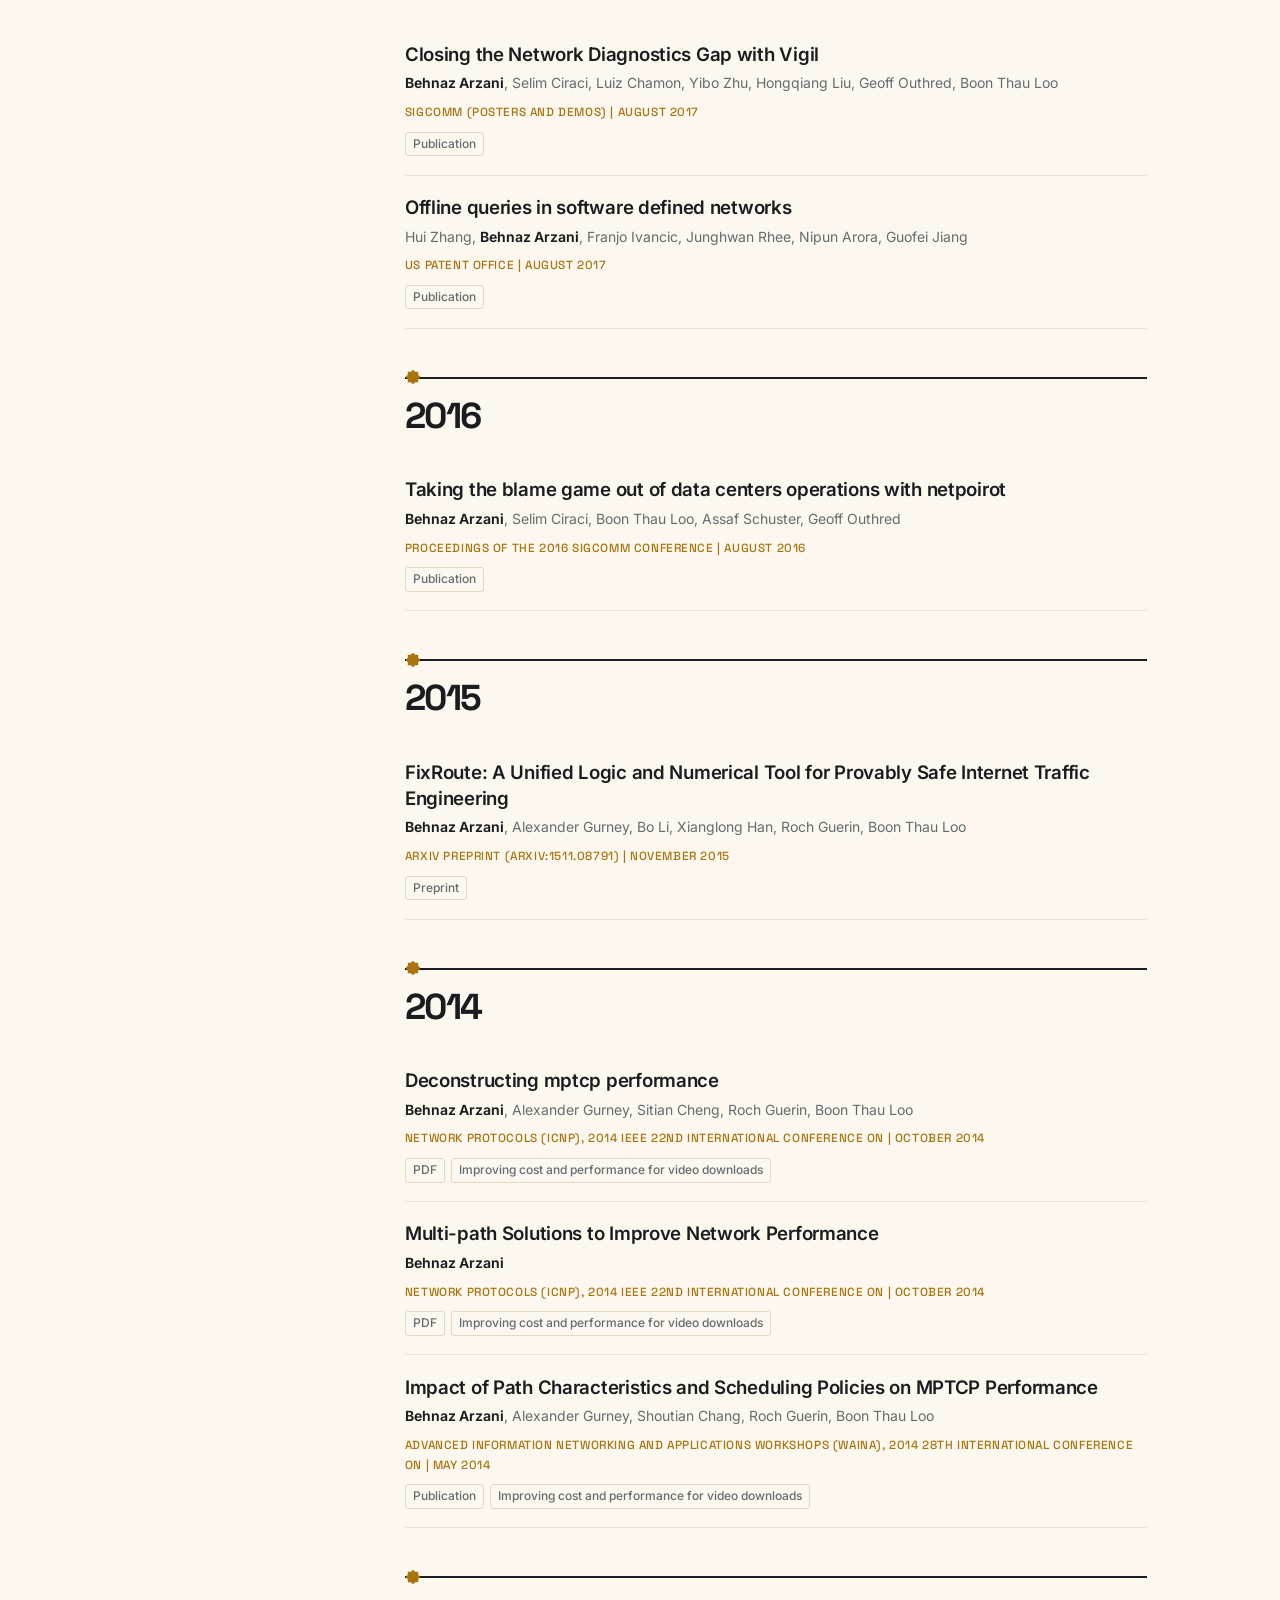
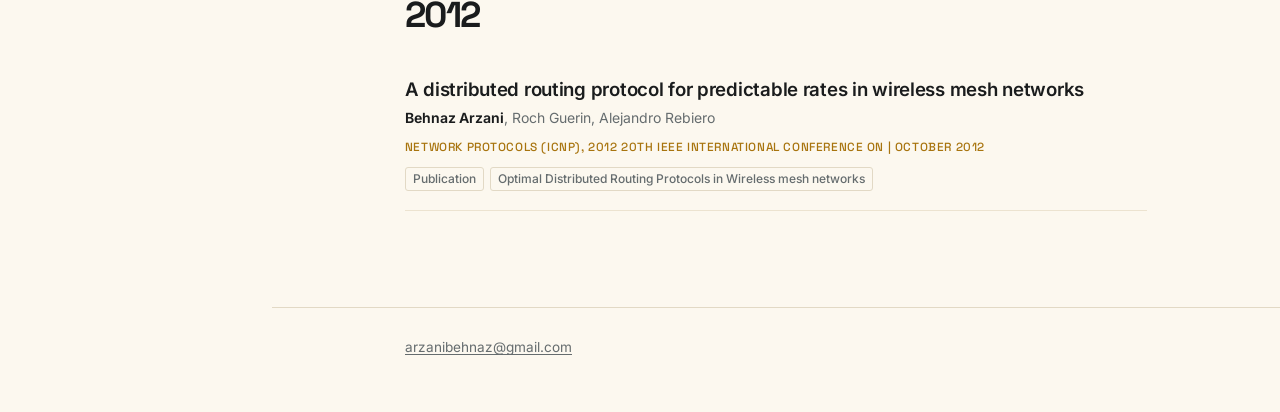
<file: publications.html>
<!doctype html>
<html lang="en">
<head>
<meta charset="utf-8">
<meta name="viewport" content="width=device-width, initial-scale=1">
<title>Publications &mdash; Behnaz Arzani</title>
<meta name="description" content="Publications by Behnaz Arzani, grouped by year.">
<meta name="author" content="Behnaz Arzani">
<meta property="og:title" content="Publications &mdash; Behnaz Arzani">
<meta property="og:description" content="Publications by Behnaz Arzani, grouped by year.">
<meta property="og:type" content="profile">
<meta property="og:image" content="https://behnazarzani.net/images/behnaz-arzani.jpg">
<link rel="icon" href="favicon.svg" type="image/svg+xml">
<link rel="icon" href="favicon-32.png" sizes="32x32" type="image/png">
<link rel="icon" href="favicon.ico" sizes="any">
<link rel="apple-touch-icon" href="apple-touch-icon.png">
<link rel="manifest" href="site.webmanifest">
<meta name="theme-color" content="#122a52">
<link rel="preload" href="assets/fonts/inter-var.woff2" as="font" type="font/woff2" crossorigin>
<link rel="preload" href="assets/fonts/space-grotesk-var.woff2" as="font" type="font/woff2" crossorigin>
<link rel="stylesheet" href="assets/style.css">
</head>
<body>
<a class="skip-link" href="#main">Skip to content</a>
<header class="site-header">
  <div class="wrap">
    <p class="site-name"><a href="index.html">Behnaz<br>Arzani</a></p>
    <p class="site-role">Member of Technical Staff<br>Networking and Distributed Systems</p>
    <nav class="site-nav" aria-label="Main">
      <ul>
        <li><a href="index.html">About</a></li>
        <li><a href="projects.html">Highlighted Projects</a></li>
        <li><a href="publications.html" aria-current="page">Publications</a></li>
        <li><a href="videos.html">Videos</a></li>
        <li><a href="open-source.html">Open Source Projects</a></li>
        <li><a href="hobbies.html">Painting and Other Hobbies</a></li>
        <li><a href="podcast.html">Microsoft Research Podcast</a></li>
        <li><a href="advice.html">Thoughts and &ldquo;advice&rdquo;</a></li>
      </ul>
    </nav>
    <div class="rail-meta">
      <p><a href="mailto:arzanibehnaz@gmail.com">arzanibehnaz@gmail.com</a></p>
      <p><a href="files/cv.pdf">Download CV (PDF)</a></p>
    </div>
  </div>
</header>
<main id="main">
  <div class="wrap">
<p class="eyebrow">Publications</p>
    <h1>Publications</h1>
    <nav class="year-nav" aria-label="Jump to year"><a href="#y2026">2026</a><a href="#y2025">2025</a><a href="#y2024">2024</a><a href="#y2023">2023</a><a href="#y2022">2022</a><a href="#y2021">2021</a><a href="#y2020">2020</a><a href="#y2019">2019</a><a href="#y2018">2018</a><a href="#y2017">2017</a><a href="#y2016">2016</a><a href="#y2015">2015</a><a href="#y2014">2014</a><a href="#y2012">2012</a></nav>

    <h2 class="year" id="y2026">2026</h2>
    <ul class="pubs">
      <li>
        <span class="title"><a href="https://www.microsoft.com/en-us/research/publication/heuristic-analysis-from-source-code-via-symbolic-guided-optimization/" target="_blank" rel="noopener">Heuristic Analysis from Source Code via Symbolic-Guided Optimization</a></span>
        <span class="authors">Pantea Karimi, Siva Kesava Reddy Kakarla, Ryan Beckett, Santiago Segarra, Pooria Namyar, Mohammad Alizadeh, <span class="me">Behnaz Arzani</span></span>
        <span class="venue">NSDI | May 2026</span>
        <span class="links"><a href="https://www.usenix.org/conference/nsdi26/presentation/karimi" target="_blank" rel="noopener">Publication</a><a href="https://www.microsoft.com/en-us/research/project/finding-adversarial-inputs-for-heuristics/" target="_blank" rel="noopener">MetaOpt</a></span>
      </li>
      <li>
        <span class="title"><a href="https://www.microsoft.com/en-us/research/publication/harvest-adaptive-photonic-switching-schedules-for-collective-communication-in-scale-up-domains/" target="_blank" rel="noopener">Harvest: Adaptive Photonic Switching Schedules for Collective Communication in Scale-up Domains</a></span>
        <span class="authors">Mahir Rahman, Samuel Joseph, Nihar Kodkani, <span class="me">Behnaz Arzani</span>, Vamsi Addanki</span>
        <span class="venue">SIGCOMM 2026 | February 2026</span>
        <span class="links"><a href="https://arxiv.org/abs/2602.09188" target="_blank" rel="noopener">Preprint</a></span>
      </li>
      <li>
        <span class="title"><a href="https://www.microsoft.com/en-us/research/publication/orbitalbrain-a-distributed-framework-for-training-ml-models-in-space/" target="_blank" rel="noopener">OrbitalBrain: A Distributed Framework For Training ML Models in Space</a></span>
        <span class="authors">Om Chabra, Chenning Li, Kevin Hsieh, Santiago Segarra, <span class="me">Behnaz Arzani</span>, Peder Olsen, Ranveer Chandra</span>
        <span class="venue">New Ideas in Networked Systems (NINeS) | February 2026</span>
        <span class="links"><a href="https://nines-conference.org/papers/p005-Chabra.pdf" target="_blank" rel="noopener">Publication</a></span>
      </li>
    </ul>

    <h2 class="year" id="y2025">2025</h2>
    <ul class="pubs">
      <li>
        <span class="title"><a href="https://www.microsoft.com/en-us/research/publication/dynamic-rebatching-for-efficient-early-exit-inference-with-drex/" target="_blank" rel="noopener">Dynamic Rebatching for Efficient Early-Exit Inference with DREX</a></span>
        <span class="authors">Xuting Liu, Daniel Alexander, Siva Kesava Reddy Kakarla, <span class="me">Behnaz Arzani</span>, Vincent Liu</span>
        <span class="venue">arXiv | December 2025</span>
        <span class="links"><a href="https://arxiv.org/abs/2512.15705" target="_blank" rel="noopener">Publication</a></span>
      </li>
      <li>
        <span class="title"><a href="https://www.microsoft.com/en-us/research/publication/a-performance-analyzer-for-a-public-clouds-ml-augmented-vm-allocator/" target="_blank" rel="noopener">A Performance Analyzer for a Public Cloud’s ML-Augmented VM Allocator</a></span>
        <span class="authors">Roozbeh Bostandoost, Pooria Namyar, Siva Kesava Reddy Kakarla, Ryan Beckett, Santiago Segarra, Eli Cortez, Ankur Mallick, Kevin Hsieh, Rodrigo Fonseca, M. Hajiesmaili, <span class="me">Behnaz Arzani</span></span>
        <span class="venue">arXiv | December 2025</span>
        <span class="links"><a href="https://arxiv.org/abs/2512.07750" target="_blank" rel="noopener">Publication</a><a href="https://www.microsoft.com/en-us/research/project/finding-adversarial-inputs-for-heuristics/" target="_blank" rel="noopener">MetaOpt</a></span>
      </li>
      <li>
        <span class="title"><a href="https://www.microsoft.com/en-us/research/publication/robust-heuristic-algorithm-design-with-llms/" target="_blank" rel="noopener">Robust Heuristic Algorithm Design with LLMs</a></span>
        <span class="authors">Pantea Karimi Babaahmadi, Dany Rouhana, Pooria Namyar, Siva Kesava Reddy Kakarla, Venkat Arun, <span class="me">Behnaz Arzani</span></span>
        <span class="venue">Microsoft Research | MSR-TR-2025-44 | October 2025</span>
        <span class="links"><a href="https://arxiv.org/pdf/2510.08755" target="_blank" rel="noopener">Publication</a><a href="https://www.microsoft.com/en-us/research/project/robusta-how-we-build-robust-by-design-algorithms/" target="_blank" rel="noopener">Robusta</a><a href="https://www.microsoft.com/en-us/research/project/finding-adversarial-inputs-for-heuristics/" target="_blank" rel="noopener">MetaOpt</a></span>
      </li>
      <li>
        <span class="title"><a href="https://www.microsoft.com/en-us/research/publication/raha-a-general-tool-to-analyze-wan-degradation/" target="_blank" rel="noopener">Raha: A General Tool to Analyze WAN Degradation</a></span>
        <span class="authors"><span class="me">Behnaz Arzani</span>, Sina Taheri, Pooria Namyar, Ryan Beckett, Siva Kesava Reddy Kakarla, Elnaz Jallilipour</span>
        <span class="venue">SIGCOMM 2025 | September 2025</span>
        <span class="links"><a href="https://www.sivak.dev/projects/16-raha" target="_blank" rel="noopener">Publication</a><a href="https://github.com/microsoft/MetaOpt" target="_blank" rel="noopener">Raha</a><a href="https://www.microsoft.com/en-us/research/project/finding-adversarial-inputs-for-heuristics/" target="_blank" rel="noopener">MetaOpt</a></span>
      </li>
      <li>
        <span class="title"><a href="https://www.microsoft.com/en-us/research/publication/enhancing-network-failure-mitigation-with-performance-aware-ranking/" target="_blank" rel="noopener">Enhancing Network Failure Mitigation with Performance-Aware Ranking</a></span>
        <span class="authors">Pooria Namyar, Arvin Ghavidel, Daniel Crankshaw, Daniel Berger, Kevin Hsieh, Srikanth Kandula, Ramesh Govindan, <span class="me">Behnaz Arzani</span></span>
        <span class="venue">NSDI &#x27;25 | February 2025</span>
        <span class="links"><a href="https://arxiv.org/abs/2305.13792" target="_blank" rel="noopener">Preprint</a><a href="https://arxiv.org/abs/2305.13792" target="_blank" rel="noopener">Publication</a></span>
      </li>
      <li>
        <span class="title"><a href="https://www.microsoft.com/en-us/research/publication/everything-matters-in-programmable-packet-scheduling/" target="_blank" rel="noopener">Everything Matters in Programmable Packet Scheduling</a></span>
        <span class="authors">Albert Gran Alcoz, Balazs Vass, Pooria Namyar, <span class="me">Behnaz Arzani</span>, Gabor Retvari, Laurent Vanbever</span>
        <span class="venue">NSDI | February 2025</span>
        <span class="links"><a href="https://www.microsoft.com/en-us/research/wp-content/uploads/2024/07/1721923459740.pdf" target="_blank" rel="noopener">Publication</a><a href="https://www.microsoft.com/en-us/research/project/finding-adversarial-inputs-for-heuristics/" target="_blank" rel="noopener">MetaOpt</a></span>
      </li>
    </ul>

    <h2 class="year" id="y2024">2024</h2>
    <ul class="pubs">
      <li>
        <span class="title"><a href="https://www.microsoft.com/en-us/research/publication/end-to-end-performance-analysis-of-learning-enabled-systems/" target="_blank" rel="noopener">End-to-End Performance Analysis of Learning-enabled Systems</a></span>
        <span class="authors">Pooria Namyar, Michael Schapira, Ramesh Govindan, Santiago Segarra, Ryan Beckett, Siva Kesava Reddy Kakarla, <span class="me">Behnaz Arzani</span></span>
        <span class="venue">HotNets | November 2024</span>
        <span class="links"><a href="https://www.microsoft.com/en-us/research/wp-content/uploads/2024/10/e2e_performance_of_learning_enabled_systems-1.pdf" target="_blank" rel="noopener">Publication</a><a href="https://www.microsoft.com/en-us/research/project/finding-adversarial-inputs-for-heuristics/" target="_blank" rel="noopener">MetaOpt</a></span>
      </li>
      <li>
        <span class="title"><a href="https://www.microsoft.com/en-us/research/publication/towards-safer-heuristics-with-xplain/" target="_blank" rel="noopener">Towards Safer Heuristics With XPlain</a></span>
        <span class="authors">Pantea Karimi, Solal Pirelli, Siva Kesava Reddy Kakarla, Ryan Beckett, Santiago Segarra, Beibin Li, Pooria Namyar, <span class="me">Behnaz Arzani</span></span>
        <span class="venue">HotNets | November 2024</span>
        <span class="links"><a href="https://arxiv.org/abs/2410.15086" target="_blank" rel="noopener">Publication</a><a href="https://www.microsoft.com/en-us/research/project/finding-adversarial-inputs-for-heuristics/" target="_blank" rel="noopener">MetaOpt</a></span>
      </li>
      <li>
        <span class="title"><a href="https://www.microsoft.com/en-us/research/publication/rethinking-machine-learning-collective-communication-as-a-multi-commodity-flow-problem/" target="_blank" rel="noopener">Rethinking Machine Learning Collective Communication as a Multi Commodity Flow problem</a></span>
        <span class="authors">Xuting Liu, <span class="me">Behnaz Arzani</span>, Siva Kesava Reddy Kakarla, Liangyu Zhao, Vincent Liu, Miguel Castro, Srikanth Kandula, Luke Marshall</span>
        <span class="venue">SIGCOMM | August 2024</span>
        <span class="links"><a href="https://dl.acm.org/doi/10.1145/3651890.3672249" target="_blank" rel="noopener">Publication</a><a href="https://github.com/microsoft/te-ccl" target="_blank" rel="noopener">TE-CCL</a></span>
      </li>
      <li>
        <span class="title"><a href="https://www.microsoft.com/en-us/research/publication/finding-adversarial-inputs-for-heuristics-using-multi-level-optimization/" target="_blank" rel="noopener">Finding Adversarial Inputs for Heuristics using Multi-level Optimization</a></span>
        <span class="authors">Pooria Namyar, Ryan Beckett, Santiago Segarra, Himanshu Raj, Umesh Krishnaswamy, Ramesh Govindan, Srikanth Kandula, <span class="me">Behnaz Arzani</span></span>
        <span class="venue">NSDI | February 2024</span>
        <span class="links"><a href="https://arxiv.org/abs/2311.12779" target="_blank" rel="noopener">Publication</a><a href="https://github.com/microsoft/MetaOpt" target="_blank" rel="noopener">MetaOpt</a></span>
      </li>
      <li>
        <span class="title"><a href="https://www.microsoft.com/en-us/research/publication/solving-max-min-fair-resource-allocations-quickly-on-large-graphs/" target="_blank" rel="noopener">Solving Max-Min Fair Resource Allocations Quickly on Large Graphs</a></span>
        <span class="authors">Pooria Namyar, <span class="me">Behnaz Arzani</span>, Srikanth Kandula, Santiago Segarra, Daniel Crankshaw, Umesh Krishnaswamy, Ramesh Govindan, Himanshu Raj</span>
        <span class="venue">NSDI | February 2024</span>
        <span class="links"><a href="https://arxiv.org/abs/2310.09699" target="_blank" rel="noopener">Publication</a><a href="https://github.com/microsoft/soroush" target="_blank" rel="noopener">Soroush</a><a href="https://www.microsoft.com/en-us/research/project/software-driven-wide-area-networks/" target="_blank" rel="noopener">Software-Driven Wide Area Networks</a></span>
      </li>
    </ul>

    <h2 class="year" id="y2023">2023</h2>
    <ul class="pubs">
      <li>
        <span class="title"><a href="https://www.microsoft.com/en-us/research/publication/a-holistic-view-of-ai-driven-network-incident-management/" target="_blank" rel="noopener">A Holistic View of AI-driven Network Incident Management</a></span>
        <span class="authors">Pouya Hamadanian, <span class="me">Behnaz Arzani</span>, Sadjad Fouladi, Siva Kesava Reddy Kakarla, Rodrigo Fonseca, Denzican Billor, Ahmad Cheema, Edet Nkposong, Ranveer Chandra</span>
        <span class="venue">Hot topics in networking (HotNets) | October 2023</span>
        <span class="links"><a href="https://www.microsoft.com/en-us/research/wp-content/uploads/2023/09/LLM4IcMs___HotNets__23-6.pdf" target="_blank" rel="noopener">Publication</a></span>
      </li>
    </ul>

    <h2 class="year" id="y2022">2022</h2>
    <ul class="pubs">
      <li>
        <span class="title"><a href="https://www.microsoft.com/en-us/research/publication/minding-the-gap-between-fast-heuristics-and-their-optimal-counterparts/" target="_blank" rel="noopener">Minding the gap between Fast Heuristics and their Optimal Counterparts</a></span>
        <span class="authors">Pooria Namyar, <span class="me">Behnaz Arzani</span>, Ryan Beckett, Santiago Segarra, Srikanth Kandula</span>
        <span class="venue">Hot Topics in Networking | November 2022</span>
        <span class="links"><a href="https://www.microsoft.com/en-us/research/wp-content/uploads/2022/11/hotnets22-final125.pdf" target="_blank" rel="noopener">Publication</a><a href="https://www.microsoft.com/en-us/research/project/finding-adversarial-inputs-for-heuristics/" target="_blank" rel="noopener">MetaOpt</a><a href="https://www.microsoft.com/en-us/research/project/pathblazer-5g-transport-orchestration-on-the-azure-wan/" target="_blank" rel="noopener">PathBlazer</a></span>
      </li>
      <li>
        <span class="title"><a href="https://www.microsoft.com/en-us/research/publication/fedspace-an-efficient-federated-learning-framework-at-satellites-and-ground-stations/" target="_blank" rel="noopener">FedSpace: An Efficient Federated Learning Framework at Satellites and Ground Stations</a></span>
        <span class="authors">Jinhyun So, Kevin Hsieh, <span class="me">Behnaz Arzani</span>, Shadi Noghabi, Salman Avestimehr, Ranveer Chandra</span>
        <span class="venue">Microsoft Research | MSR-TR-2022-30 | February 2022</span>
        <span class="links"><a href="https://arxiv.org/abs/2202.01267" target="_blank" rel="noopener">Publication</a><a href="https://www.microsoft.com/en-us/research/project/6g-space/" target="_blank" rel="noopener">6G | Space</a></span>
      </li>
      <li>
        <span class="title"><a href="https://www.microsoft.com/en-us/research/publication/matchmaker-data-drift-mitigation-in-machine-learning-for-large-scale-systemsmatchmaker-data-drift-mitigation-in-machine-learning-for-large-scale-systems/" target="_blank" rel="noopener">Matchmaker: Data Drift Mitigation in Machine Learning for Large-Scale Systems</a></span>
        <span class="authors">Ankur Mallick, Kevin Hsieh, <span class="me">Behnaz Arzani</span>, Gauri Joshi</span>
        <span class="venue">MLSys | January 2022</span>
        <span class="links"><a href="https://www.microsoft.com/en-us/research/wp-content/uploads/2022/01/MatchMaker_MLSys2022.pdf" target="_blank" rel="noopener">Publication</a></span>
      </li>
    </ul>

    <h2 class="year" id="y2021">2021</h2>
    <ul class="pubs">
      <li>
        <span class="title"><a href="https://www.microsoft.com/en-us/research/publication/interpretable-feedback-for-automl-and-a-proposal-fordomain-customized-automl-for-networking/" target="_blank" rel="noopener">Interpretable Feedback for AutoML and a Proposal forDomain-customized AutoML for Networking</a></span>
        <span class="authors"><span class="me">Behnaz Arzani</span>, Kevin Hsieh, Haoxian Chen</span>
        <span class="venue">HotNets 2021 | November 2021</span>
        <span class="links"><a href="https://www.microsoft.com/en-us/research/wp-content/uploads/2021/11/hotnets_2021_ALE-16.pdf" target="_blank" rel="noopener">Publication</a></span>
      </li>
      <li>
        <span class="title"><a href="https://www.microsoft.com/en-us/research/publication/towards-a-cost-vs-quality-sweet-spot-for-monitoring-networks/" target="_blank" rel="noopener">Towards a Cost vs. Quality Sweet Spot for Monitoring Networks</a></span>
        <span class="authors">Nofel Yaseen, <span class="me">Behnaz Arzani</span>, Krishna Chintalapudi, Vaishnavi Ranganathan, Felipe Vieira Frujeri, Kevin Hsieh, Daniel S. Berger, Vincent Liu, Srikanth Kandula</span>
        <span class="venue">HotNets 2021 | November 2021</span>
        <span class="links"><a href="https://www.microsoft.com/en-us/research/wp-content/uploads/2021/10/DSP_HotNets2021-18.pdf" target="_blank" rel="noopener">Publication</a><a href="https://arxiv.org/abs/2110.05554" target="_blank" rel="noopener">Author&#x27;s Version</a></span>
      </li>
    </ul>

    <h2 class="year" id="y2020">2020</h2>
    <ul class="pubs">
      <li>
        <span class="title"><a href="https://www.microsoft.com/en-us/research/publication/contracting-wide-area-network-topologies-to-solve-flow-problems-quickly/" target="_blank" rel="noopener">Contracting Wide-area Network Topologies to Solve Flow Problems Quickly</a></span>
        <span class="authors">Firas Abuzaid, Srikanth Kandula, <span class="me">Behnaz Arzani</span>, Ishai Menache, Matei Zaharia, Peter Bailis</span>
        <span class="venue">NSDI | November 2020</span>
        <span class="links"><a href="https://www.microsoft.com/en-us/research/wp-content/uploads/2020/11/net-contract-cr.pdf" target="_blank" rel="noopener">Publication</a><a href="https://www.microsoft.com/en-us/research/project/software-driven-wide-area-networks/" target="_blank" rel="noopener">Software-Driven Wide Area Networks</a></span>
      </li>
      <li>
        <span class="title"><a href="https://www.microsoft.com/en-us/research/publication/aragog-scalable-runtime-verification-of-shardable-networked-systems/" target="_blank" rel="noopener">Aragog: Scalable Runtime Verification of Shardable Networked Systems</a></span>
        <span class="authors">Nofel Yaseen, <span class="me">Behnaz Arzani</span>, Ryan Beckett, Selim Ciraci, Vincent Liu</span>
        <span class="venue">Operating systems and implementations (OSDI) | October 2020</span>
        <span class="links"><a href="https://www.microsoft.com/en-us/research/wp-content/uploads/2020/10/osdi20-final162.pdf" target="_blank" rel="noopener">Publication</a></span>
      </li>
      <li>
        <span class="title"><a href="https://www.microsoft.com/en-us/research/publication/groot-proactive-verification-of-dns-configurations/" target="_blank" rel="noopener">GRoot: Proactive Verification of DNS Configurations</a></span>
        <span class="authors">Siva Kesava Reddy Kakarla, Ryan Beckett, <span class="me">Behnaz Arzani</span>, Todd Millstein, George Varghese</span>
        <span class="venue">SIGCOMM 2020 | August 2020</span>
        <span class="links"><a href="https://www.microsoft.com/en-us/research/wp-content/uploads/2020/07/sigcomm2020-final157.pdf" target="_blank" rel="noopener">Publication</a></span>
      </li>
      <li>
        <span class="title"><a href="https://www.microsoft.com/en-us/research/publication/scouts-improving-the-diagnosis-process-through-domain-customized-incident-routing/" target="_blank" rel="noopener">Scouts: Improving the Diagnosis Process Through Domain-customized Incident Routing</a></span>
        <span class="authors">Jiaqi Gao, Nofel Yaseen, Robert MacDavid, Felipe Vieira Frujeri, Vincent Liu, Ricardo Bianchini, Ramaswamy Aditya, Xiaohang Wang, Henry Lee , Dave Maltz, Minlan Yu , <span class="me">Behnaz Arzani</span></span>
        <span class="venue">SIGCOMM | August 2020</span>
        <span class="links"><a href="https://www.microsoft.com/en-us/research/wp-content/uploads/2020/07/sigcomm2020-final134.pdf" target="_blank" rel="noopener">Publication</a><a href="https://www.microsoft.com/en-us/research/project/resource-central/" target="_blank" rel="noopener">Machine Learning for Systems and Tiered AIOps</a></span>
      </li>
      <li>
        <span class="title"><a href="https://www.microsoft.com/en-us/research/publication/privateeye-scalable-privacy-preserving-compromise-detection-in-the-cloud/" target="_blank" rel="noopener">PrivateEye: Scalable Privacy-Preserving Compromise Detection In The Cloud</a></span>
        <span class="authors"><span class="me">Behnaz Arzani</span>, Selim Ciraci, Stefan Saroiu, Alec Wolman, Jack W. Stokes, Geoff Outhred, Lechao Diwu</span>
        <span class="venue">17th USENIX Symposium on Networked Systems Design and Implementation (NSDI 20) | February 2020</span>
        <span class="links"><a href="https://www.usenix.org/conference/nsdi20/accepted-papers" target="_blank" rel="noopener">Publication</a></span>
      </li>
    </ul>

    <h2 class="year" id="y2019">2019</h2>
    <ul class="pubs">
      <li>
        <span class="title"><a href="https://www.microsoft.com/en-us/research/publication/dshark-a-general-easy-to-program-and-scalable-framework-for-analyzing-in-network-packet-traces-2/" target="_blank" rel="noopener">dShark: A General, Easy to Program and Scalable Framework for Analyzing In-network Packet Traces</a></span>
        <span class="authors">Da Yu, Yibo Zhu, <span class="me">Behnaz Arzani</span>, Rodrigo Fonseca, Tianrong Zhang, Lihua Yuan, Karl Deng</span>
        <span class="venue">NSDI 2019 | February 2019</span>
        <span class="links"><a href="https://www.microsoft.com/en-us/research/wp-content/uploads/2018/09/dshark.pdf" target="_blank" rel="noopener">PDF</a></span>
      </li>
    </ul>

    <h2 class="year" id="y2018">2018</h2>
    <ul class="pubs">
      <li>
        <span class="title"><a href="https://www.microsoft.com/en-us/research/publication/sunstar-a-cost-effective-multi-server-solution-for-reliable-video-delivery/" target="_blank" rel="noopener">Sunstar: A Cost-effective Multi-Server Solution for Reliable Video Delivery</a></span>
        <span class="authors"><span class="me">Behnaz Arzani</span>, Nicholas Iodice, Steven Hwang, Prahalad Venkataramanan, Roch Guerin, Boon Thau Loo</span>
        <span class="venue">Microsoft Research | MSR-TR-2018-37 | December 2018</span>
        <span class="links"><a href="https://arxiv.org/abs/1812.00109" target="_blank" rel="noopener">Publication</a></span>
      </li>
      <li>
        <span class="title"><a href="https://www.microsoft.com/en-us/research/publication/cloud-datacenter-sdn-monitoring-experiences-and-challenges/" target="_blank" rel="noopener">Cloud Datacenter SDN Monitoring: Experiences and Challenges</a></span>
        <span class="authors">Arjun Roy, Deepak Bansal, David Brumley, Harish Kumar Chandrappa, Parag Sharma, Rishabh Tewari, <span class="me">Behnaz Arzani</span>, Alex C. Sneoren</span>
        <span class="venue">Internet Measurement Conference (IMC) | October 2018</span>
        <span class="links"><a href="https://www.microsoft.com/en-us/research/wp-content/uploads/2018/09/CloudDatacenter.pdf" target="_blank" rel="noopener">PDF</a></span>
      </li>
      <li>
        <span class="title"><a href="https://www.microsoft.com/en-us/research/publication/007-democratically-finding-cause-packet-drops/" target="_blank" rel="noopener">007: Democratically Finding The Cause of Packet Drops</a></span>
        <span class="authors"><span class="me">Behnaz Arzani</span>, Selim Ciraci, Luiz Chamon, Yibo Zhu, Hongqiang Liu, Jitu Padhye, Boon Thau Loo, Geoff Outhred</span>
        <span class="venue">15th USENIX Symposium on Networked Systems Design and Implementation (NSDI 18) | April 2018</span>
        <span class="links"><a href="https://arxiv.org/pdf/1802.07222.pdf" target="_blank" rel="noopener">Publication</a><a href="https://github.com/behnazak/Vigil-007SourceCode.git" target="_blank" rel="noopener">Vigil</a></span>
      </li>
    </ul>

    <h2 class="year" id="y2017">2017</h2>
    <ul class="pubs">
      <li>
        <span class="title"><a href="https://www.microsoft.com/en-us/research/publication/closing-the-network-diagnostics-gap-with-vigil/" target="_blank" rel="noopener">Closing the Network Diagnostics Gap with Vigil</a></span>
        <span class="authors"><span class="me">Behnaz Arzani</span>, Selim Ciraci, Luiz Chamon, Yibo Zhu, Hongqiang Liu, Geoff Outhred, Boon Thau Loo</span>
        <span class="venue">SIGCOMM (Posters and demos) | August 2017</span>
        <span class="links"><a href="https://pdfs.semanticscholar.org/a630/de72ef5f41d533206d4fc614cb0dd39c6fa9.pdf" target="_blank" rel="noopener">Publication</a></span>
      </li>
      <li>
        <span class="title"><a href="https://www.microsoft.com/en-us/research/publication/offline-queries-in-software-defined-networks/" target="_blank" rel="noopener">Offline queries in software defined networks</a></span>
        <span class="authors">Hui Zhang, <span class="me">Behnaz Arzani</span>, Franjo Ivancic, Junghwan Rhee, Nipun Arora, Guofei Jiang</span>
        <span class="venue">US Patent Office | August 2017</span>
        <span class="links"><a href="https://patents.google.com/patent/US9736064B2/en" target="_blank" rel="noopener">Publication</a></span>
      </li>
    </ul>

    <h2 class="year" id="y2016">2016</h2>
    <ul class="pubs">
      <li>
        <span class="title"><a href="https://www.microsoft.com/en-us/research/publication/taking-the-blame-game-out-of-data-centers-operations-with-netpoirot/" target="_blank" rel="noopener">Taking the blame game out of data centers operations with netpoirot</a></span>
        <span class="authors"><span class="me">Behnaz Arzani</span>, Selim Ciraci, Boon Thau Loo, Assaf Schuster, Geoff Outhred</span>
        <span class="venue">Proceedings of the 2016 SIGCOMM Conference | August 2016</span>
        <span class="links"><a href="http://delivery.acm.org/10.1145/2940000/2934884/p440-arzani.pdf?ip=131.107.159.13&amp;id=2934884&amp;acc=CHORUS&amp;key=4D4702B0C3E38B35%2E4D4702B0C3E38B35%2E4D4702B0C3E38B35%2E6D218144511F3437&amp;__acm__=1529197425_0a04c86b257f5bcf76a52fbcb84bdd51" target="_blank" rel="noopener">Publication</a></span>
      </li>
    </ul>

    <h2 class="year" id="y2015">2015</h2>
    <ul class="pubs">
      <li>
        <span class="title"><a href="https://www.microsoft.com/en-us/research/publication/fixroute-a-unified-logic-and-numerical-tool-for-provably-safe-internet-traffic-engineering/" target="_blank" rel="noopener">FixRoute: A Unified Logic and Numerical Tool for Provably Safe Internet Traffic Engineering</a></span>
        <span class="authors"><span class="me">Behnaz Arzani</span>, Alexander Gurney, Bo Li, Xianglong Han, Roch Guerin, Boon Thau Loo</span>
        <span class="venue">arXiv preprint (arXiv:1511.08791) | November 2015</span>
        <span class="links"><a href="https://arxiv.org/pdf/1511.08791.pdf" target="_blank" rel="noopener">Preprint</a></span>
      </li>
    </ul>

    <h2 class="year" id="y2014">2014</h2>
    <ul class="pubs">
      <li>
        <span class="title"><a href="https://www.microsoft.com/en-us/research/publication/deconstructing-mptcp-performance/" target="_blank" rel="noopener">Deconstructing mptcp performance</a></span>
        <span class="authors"><span class="me">Behnaz Arzani</span>, Alexander Gurney, Sitian Cheng, Roch Guerin, Boon Thau Loo</span>
        <span class="venue">Network Protocols (ICNP), 2014 IEEE 22nd International Conference on | October 2014</span>
        <span class="links"><a href="https://pdfs.semanticscholar.org/e01c/2d0e5334bebc001d3c9eb097237bcd42e266.pdf" target="_blank" rel="noopener">PDF</a><a href="https://www.microsoft.com/en-us/research/project/improving-cost-performance-video-downloads/" target="_blank" rel="noopener">Improving cost and performance for video downloads</a></span>
      </li>
      <li>
        <span class="title"><a href="https://www.microsoft.com/en-us/research/publication/multi-path-solutions-to-improve-network-performance/" target="_blank" rel="noopener">Multi-path Solutions to Improve Network Performance</a></span>
        <span class="authors"><span class="me">Behnaz Arzani</span></span>
        <span class="venue">Network Protocols (ICNP), 2014 IEEE 22nd International Conference on | October 2014</span>
        <span class="links"><a href="https://pdfs.semanticscholar.org/1cb7/e83f6c8f39a9220be56edf83564226e68cde.pdf" target="_blank" rel="noopener">PDF</a><a href="https://www.microsoft.com/en-us/research/project/improving-cost-performance-video-downloads/" target="_blank" rel="noopener">Improving cost and performance for video downloads</a></span>
      </li>
      <li>
        <span class="title"><a href="https://www.microsoft.com/en-us/research/publication/impact-of-path-characteristics-and-scheduling-policies-on-mptcp-performance/" target="_blank" rel="noopener">Impact of Path Characteristics and Scheduling Policies on MPTCP Performance</a></span>
        <span class="authors"><span class="me">Behnaz Arzani</span>, Alexander Gurney, Shoutian Chang, Roch Guerin, Boon Thau Loo</span>
        <span class="venue">Advanced Information Networking and Applications Workshops (WAINA), 2014 28th International Conference on | May 2014</span>
        <span class="links"><a href="https://www.semanticscholar.org/paper/Impact-of-Path-Characteristics-and-Scheduling-on-Arzani-Gurney/7de0127d9b52b6154a829fdf8750199b73621c8f" target="_blank" rel="noopener">Publication</a><a href="https://www.microsoft.com/en-us/research/project/improving-cost-performance-video-downloads/" target="_blank" rel="noopener">Improving cost and performance for video downloads</a></span>
      </li>
    </ul>

    <h2 class="year" id="y2012">2012</h2>
    <ul class="pubs">
      <li>
        <span class="title"><a href="https://www.microsoft.com/en-us/research/publication/a-distributed-routing-protocol-for-predictable-rates-in-wireless-mesh-networksy/" target="_blank" rel="noopener">A distributed routing protocol for predictable rates in wireless mesh networks</a></span>
        <span class="authors"><span class="me">Behnaz Arzani</span>, Roch Guerin, Alejandro Rebiero</span>
        <span class="venue">Network Protocols (ICNP), 2012 20th IEEE International Conference on | October 2012</span>
        <span class="links"><a href="https://repository.upenn.edu/cgi/viewcontent.cgi?article=1659&amp;context=ese_papers" target="_blank" rel="noopener">Publication</a><a href="https://www.microsoft.com/en-us/research/project/optimal-distributed-routing-protocols-wireless-mesh-networks/" target="_blank" rel="noopener">Optimal Distributed Routing Protocols in Wireless mesh networks</a></span>
      </li>
    </ul>
  </div>
</main>
<footer class="site-footer">
  <div class="wrap">
    <p><a href="mailto:arzanibehnaz@gmail.com">arzanibehnaz@gmail.com</a></p>
  </div>
</footer>
</body>
</html>
</file>
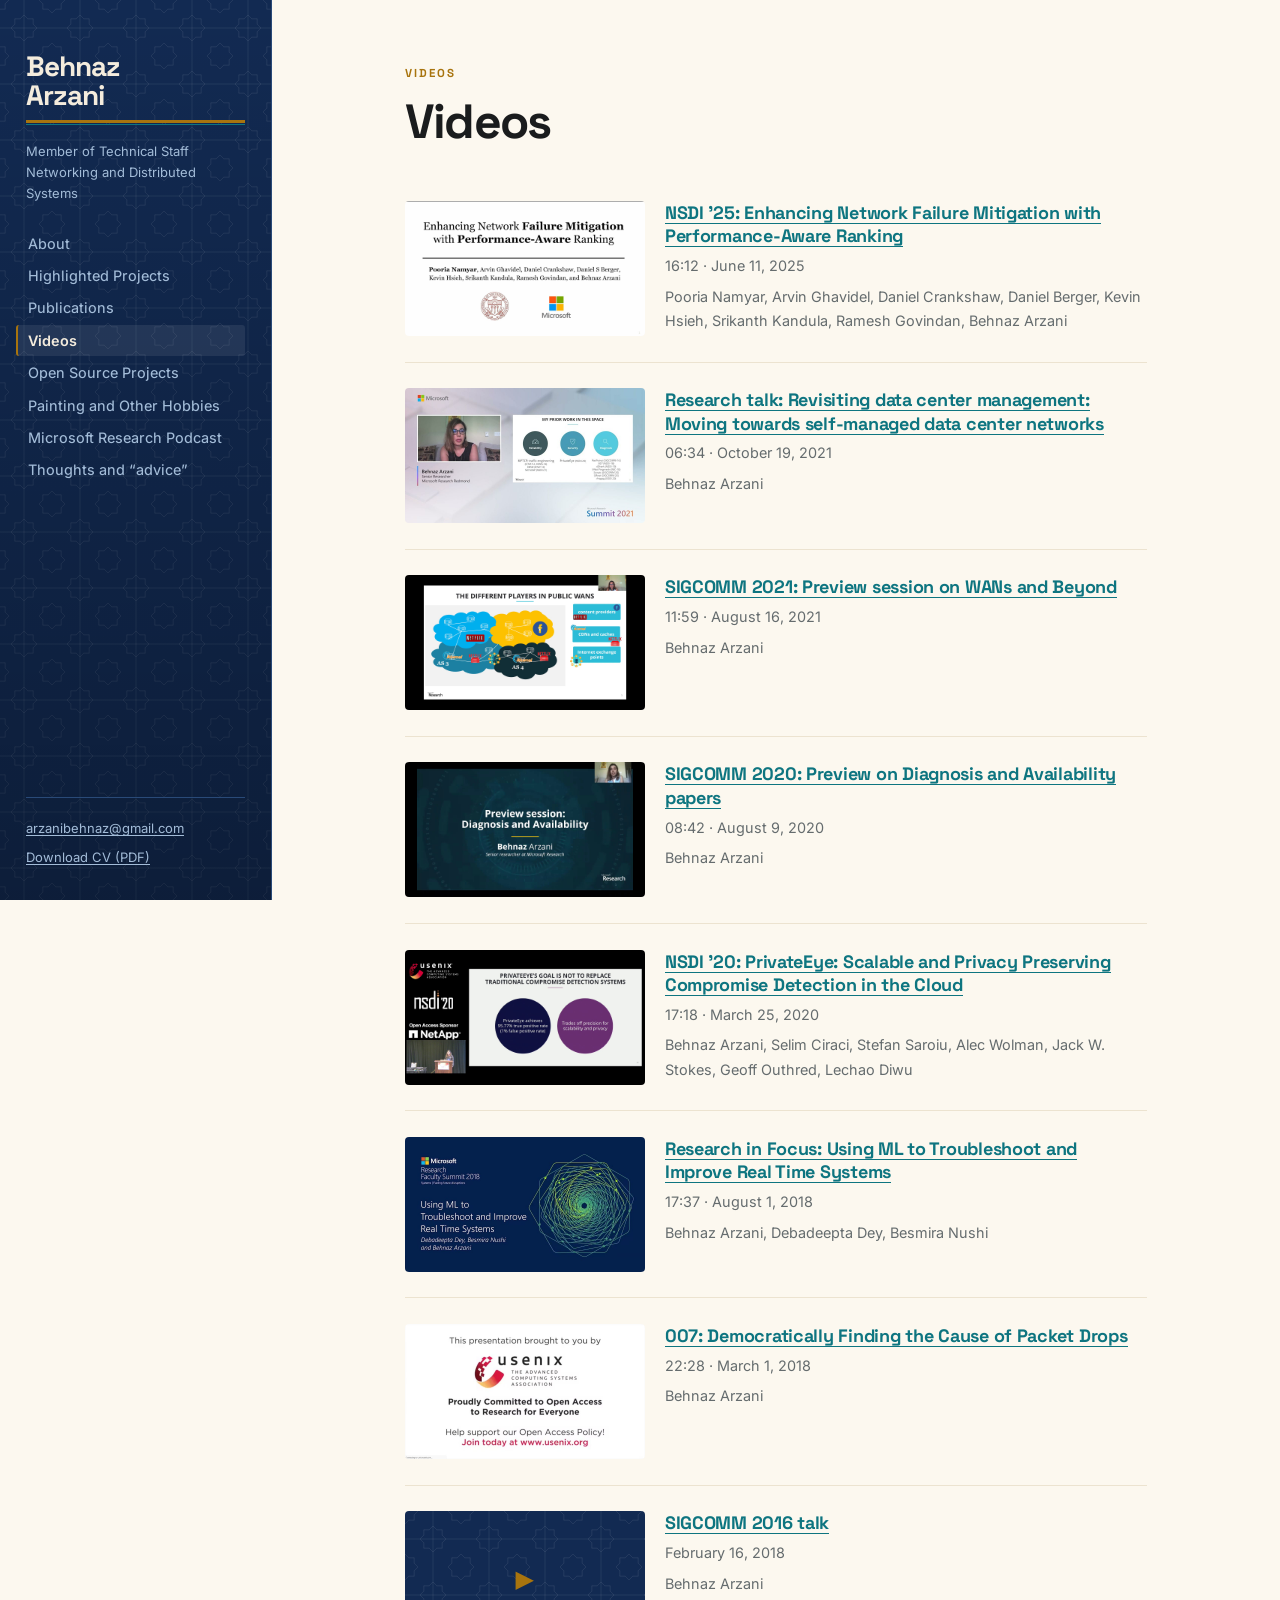
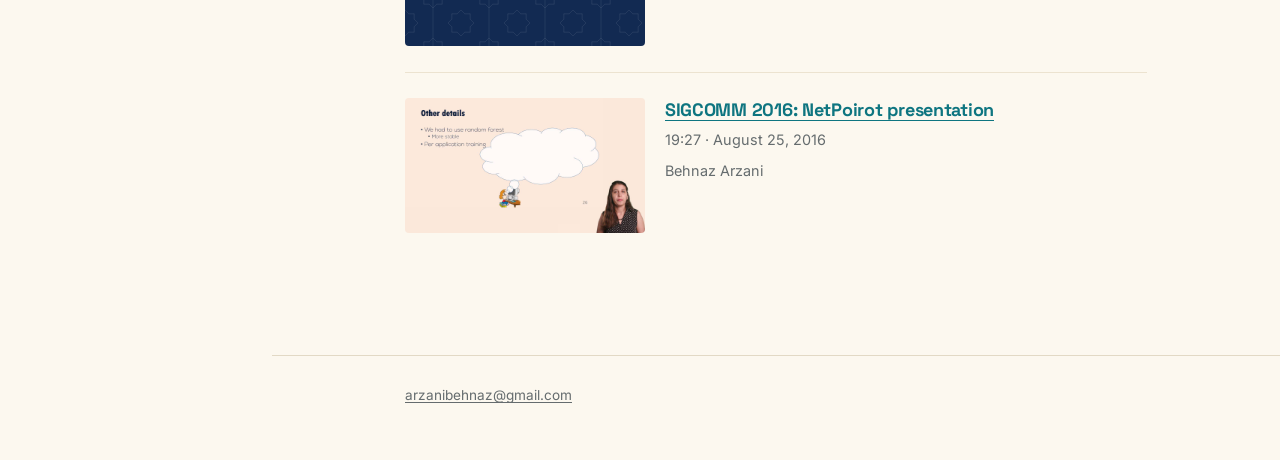
<file: videos.html>
<!doctype html>
<html lang="en">
<head>
<meta charset="utf-8">
<meta name="viewport" content="width=device-width, initial-scale=1">
<title>Videos &mdash; Behnaz Arzani</title>
<meta name="description" content="Recorded talks and videos featuring Behnaz Arzani.">
<meta name="author" content="Behnaz Arzani">
<meta property="og:title" content="Videos &mdash; Behnaz Arzani">
<meta property="og:description" content="Recorded talks and videos featuring Behnaz Arzani.">
<meta property="og:type" content="profile">
<meta property="og:image" content="https://behnazarzani.net/images/behnaz-arzani.jpg">
<link rel="icon" href="favicon.svg" type="image/svg+xml">
<link rel="icon" href="favicon-32.png" sizes="32x32" type="image/png">
<link rel="icon" href="favicon.ico" sizes="any">
<link rel="apple-touch-icon" href="apple-touch-icon.png">
<link rel="manifest" href="site.webmanifest">
<meta name="theme-color" content="#122a52">
<link rel="preload" href="assets/fonts/inter-var.woff2" as="font" type="font/woff2" crossorigin>
<link rel="preload" href="assets/fonts/space-grotesk-var.woff2" as="font" type="font/woff2" crossorigin>
<link rel="stylesheet" href="assets/style.css">
</head>
<body>
<a class="skip-link" href="#main">Skip to content</a>
<header class="site-header">
  <div class="wrap">
    <p class="site-name"><a href="index.html">Behnaz<br>Arzani</a></p>
    <p class="site-role">Member of Technical Staff<br>Networking and Distributed Systems</p>
    <nav class="site-nav" aria-label="Main">
      <ul>
        <li><a href="index.html">About</a></li>
        <li><a href="projects.html">Highlighted Projects</a></li>
        <li><a href="publications.html">Publications</a></li>
        <li><a href="videos.html" aria-current="page">Videos</a></li>
        <li><a href="open-source.html">Open Source Projects</a></li>
        <li><a href="hobbies.html">Painting and Other Hobbies</a></li>
        <li><a href="podcast.html">Microsoft Research Podcast</a></li>
        <li><a href="advice.html">Thoughts and &ldquo;advice&rdquo;</a></li>
      </ul>
    </nav>
    <div class="rail-meta">
      <p><a href="mailto:arzanibehnaz@gmail.com">arzanibehnaz@gmail.com</a></p>
      <p><a href="files/cv.pdf">Download CV (PDF)</a></p>
    </div>
  </div>
</header>
<main id="main">
  <div class="wrap">
<p class="eyebrow">Videos</p>
    <h1>Videos</h1>
    <ul class="media">
      <li>
        <img class="thumb" src="images/video-ranking-nsdi25.jpg" alt="" width="240" height="135" loading="lazy">
        <div class="body">
          <h3><a href="https://www.youtube.com/watch?v=8W5tX96THGQ" target="_blank" rel="noopener">NSDI &#x27;25: Enhancing Network Failure Mitigation with Performance-Aware Ranking</a></h3>
          <p>16:12 &middot; June 11, 2025</p>
          <p>Pooria Namyar, Arvin Ghavidel, Daniel Crankshaw, Daniel Berger, Kevin Hsieh, Srikanth Kandula, Ramesh Govindan, Behnaz Arzani</p>
        </div>
      </li>
      <li>
        <img class="thumb" src="images/video-selfmanaged.jpg" alt="" width="240" height="135" loading="lazy">
        <div class="body">
          <h3><a href="https://www.microsoft.com/en-us/research/video/research-talk-revisiting-data-center-management-moving-towards-self-managed-data-center-networks/" target="_blank" rel="noopener">Research talk: Revisiting data center management: Moving towards self-managed data center networks</a></h3>
          <p>06:34 &middot; October 19, 2021</p>
          <p>Behnaz Arzani</p>
        </div>
      </li>
      <li>
        <img class="thumb" src="images/video-sigcomm2021-wans.jpg" alt="" width="240" height="135" loading="lazy">
        <div class="body">
          <h3><a href="https://www.youtube.com/watch?v=F0YGO6FRspU" target="_blank" rel="noopener">SIGCOMM 2021: Preview session on WANs and Beyond</a></h3>
          <p>11:59 &middot; August 16, 2021</p>
          <p>Behnaz Arzani</p>
        </div>
      </li>
      <li>
        <img class="thumb" src="images/video-sigcomm2020-preview.jpg" alt="" width="240" height="135" loading="lazy">
        <div class="body">
          <h3><a href="https://www.youtube.com/watch?v=0ScKtPIiVqI" target="_blank" rel="noopener">SIGCOMM 2020: Preview on Diagnosis and Availability papers</a></h3>
          <p>08:42 &middot; August 9, 2020</p>
          <p>Behnaz Arzani</p>
        </div>
      </li>
      <li>
        <img class="thumb" src="images/video-privateeye-nsdi20.jpg" alt="" width="240" height="135" loading="lazy">
        <div class="body">
          <h3><a href="https://www.youtube.com/watch?v=m5_4HPWytMQ" target="_blank" rel="noopener">NSDI &#x27;20: PrivateEye: Scalable and Privacy Preserving Compromise Detection in the Cloud</a></h3>
          <p>17:18 &middot; March 25, 2020</p>
          <p>Behnaz Arzani, Selim Ciraci, Stefan Saroiu, Alec Wolman, Jack W. Stokes, Geoff Outhred, Lechao Diwu</p>
        </div>
      </li>
      <li>
        <img class="thumb" src="images/video-mltroubleshoot.jpg" alt="" width="240" height="135" loading="lazy">
        <div class="body">
          <h3><a href="https://www.microsoft.com/en-us/research/video/using-ml-to-troubleshoot-and-improve-real-time-systems/" target="_blank" rel="noopener">Research in Focus: Using ML to Troubleshoot and Improve Real Time Systems</a></h3>
          <p>17:37 &middot; August 1, 2018</p>
          <p>Behnaz Arzani, Debadeepta Dey, Besmira Nushi</p>
        </div>
      </li>
      <li>
        <img class="thumb" src="images/video-007.jpg" alt="" width="240" height="135" loading="lazy">
        <div class="body">
          <h3><a href="https://www.microsoft.com/en-us/research/video/007-democratically-finding-the-cause-of-packet-drops-2/" target="_blank" rel="noopener">007: Democratically Finding the Cause of Packet Drops</a></h3>
          <p>22:28 &middot; March 1, 2018</p>
          <p>Behnaz Arzani</p>
        </div>
      </li>
      <li>
        <div class="thumb thumb--empty" aria-hidden="true">&#9654;</div>
        <div class="body">
          <h3><a href="https://www.microsoft.com/en-us/research/video/sigcomm-2016-talk/" target="_blank" rel="noopener">SIGCOMM 2016 talk</a></h3>
          <p>February 16, 2018</p>
          <p>Behnaz Arzani</p>
        </div>
      </li>
      <li>
        <img class="thumb" src="images/video-netpoirot-sigcomm2016.jpg" alt="" width="240" height="135" loading="lazy">
        <div class="body">
          <h3><a href="https://www.youtube.com/watch?v=fFGodYPceME" target="_blank" rel="noopener">SIGCOMM 2016: NetPoirot presentation</a></h3>
          <p>19:27 &middot; August 25, 2016</p>
          <p>Behnaz Arzani</p>
        </div>
      </li>
    </ul>
  </div>
</main>
<footer class="site-footer">
  <div class="wrap">
    <p><a href="mailto:arzanibehnaz@gmail.com">arzanibehnaz@gmail.com</a></p>
  </div>
</footer>
</body>
</html>
</file>
<file: assets/style.css>
/* ============================================================
   behnazarzani.com
   Layout : lapis navigation rail + wide reading column
   Type   : Space Grotesk (display) / Inter (text), self-hosted
   Colour : lapis, firuzeh turquoise, saffron, ivory
   Motif  : eight-point shamseh star, girih lattice
   ============================================================ */

@font-face {
  font-family: 'Inter';
  src: url('fonts/inter-var.woff2') format('woff2');
  font-weight: 100 900;
  font-display: swap;
}
@font-face {
  font-family: 'Space Grotesk';
  src: url('fonts/space-grotesk-var.woff2') format('woff2');
  font-weight: 300 700;
  font-display: swap;
}

:root {
  /* ivory paper */
  --bg:          #fcf8ef;
  --surface:     #f4ecdc;
  --text:        #1a1c1d;
  --muted:       #656c6e;
  --rule:        #e2d9c5;
  --hair:        #ece3d0;

  /* lapis rail */
  --rail-bg:     #122a52;
  --rail-deep:   #0d1f3e;
  --rail-text:   #f4ecdd;
  --rail-muted:  #a3bcd8;
  --rule-rail:   #294a78;

  /* firuzeh + saffron */
  --accent:      #0e7580;   /* turquoise - links            */
  --accent-hov:  #0a545d;
  --accent-2:    #a8740e;   /* saffron - labels and motifs  */
  --accent-soft: #e7f1f1;   /* turquoise tint               */
  --gold-soft:   #f8eeda;   /* saffron tint                 */

  --rail-w: clamp(17rem, 21vw, 21.5rem);
  --measure: clamp(34rem, 64vw, 56rem);
  --display: 'Space Grotesk', 'Segoe UI', system-ui, sans-serif;
  --text-font: 'Inter', -apple-system, BlinkMacSystemFont, 'Segoe UI', Roboto, Helvetica, Arial, sans-serif;

  --star: url("data:image/svg+xml,%3Csvg xmlns='http://www.w3.org/2000/svg' viewBox='0 0 24 24'%3E%3Cpolygon points='12.0%2C1.0 15.2%2C4.2 19.8%2C4.2 19.8%2C8.8 23.0%2C12.0 19.8%2C15.2 19.8%2C19.8 15.2%2C19.8 12.0%2C23.0 8.8%2C19.8 4.2%2C19.8 4.2%2C15.2 1.0%2C12.0 4.2%2C8.8 4.2%2C4.2 8.8%2C4.2' fill='black'/%3E%3C/svg%3E");
  --girih: url("data:image/svg+xml,%3Csvg xmlns='http://www.w3.org/2000/svg' width='56' height='56' viewBox='0 0 56 56'%3E%3Cg fill='none' stroke='white' stroke-opacity='0.07' stroke-width='1'%3E%3Cpolygon points='28.0%2C15.0 31.8%2C18.8 37.2%2C18.8 37.2%2C24.2 41.0%2C28.0 37.2%2C31.8 37.2%2C37.2 31.8%2C37.2 28.0%2C41.0 24.2%2C37.2 18.8%2C37.2 18.8%2C31.8 15.0%2C28.0 18.8%2C24.2 18.8%2C18.8 24.2%2C18.8'/%3E%3Cpolygon points='0.0%2C-13.0 3.8%2C-9.2 9.2%2C-9.2 9.2%2C-3.8 13.0%2C0.0 9.2%2C3.8 9.2%2C9.2 3.8%2C9.2 0.0%2C13.0 -3.8%2C9.2 -9.2%2C9.2 -9.2%2C3.8 -13.0%2C0.0 -9.2%2C-3.8 -9.2%2C-9.2 -3.8%2C-9.2'/%3E%3Cpolygon points='56.0%2C-13.0 59.8%2C-9.2 65.2%2C-9.2 65.2%2C-3.8 69.0%2C0.0 65.2%2C3.8 65.2%2C9.2 59.8%2C9.2 56.0%2C13.0 52.2%2C9.2 46.8%2C9.2 46.8%2C3.8 43.0%2C0.0 46.8%2C-3.8 46.8%2C-9.2 52.2%2C-9.2'/%3E%3Cpolygon points='0.0%2C43.0 3.8%2C46.8 9.2%2C46.8 9.2%2C52.2 13.0%2C56.0 9.2%2C59.8 9.2%2C65.2 3.8%2C65.2 0.0%2C69.0 -3.8%2C65.2 -9.2%2C65.2 -9.2%2C59.8 -13.0%2C56.0 -9.2%2C52.2 -9.2%2C46.8 -3.8%2C46.8'/%3E%3Cpolygon points='56.0%2C43.0 59.8%2C46.8 65.2%2C46.8 65.2%2C52.2 69.0%2C56.0 65.2%2C59.8 65.2%2C65.2 59.8%2C65.2 56.0%2C69.0 52.2%2C65.2 46.8%2C65.2 46.8%2C59.8 43.0%2C56.0 46.8%2C52.2 46.8%2C46.8 52.2%2C46.8'/%3E%3Cpath d='M0 28 H56 M28 0 V56'/%3E%3C/g%3E%3C/svg%3E");
}

@media (prefers-color-scheme: dark) {
  :root {
    --bg:          #14161a;
    --surface:     #1d2025;
    --text:        #e9e4d8;
    --muted:       #9aa0a2;
    --rule:        #2a2e33;
    --hair:        #22262a;

    --rail-bg:     #0c1a31;
    --rail-deep:   #081325;
    --rail-text:   #e9e4d8;
    --rail-muted:  #95afd0;
    --rule-rail:   #1a3055;

    --accent:      #4ec3ce;
    --accent-hov:  #7adbe4;
    --accent-2:    #d9a94f;
    --accent-soft: #10292c;
    --gold-soft:   #2a2216;
  }
}

/* ---------- base ---------- */
*, *::before, *::after { box-sizing: border-box; }
html { -webkit-text-size-adjust: 100%; scroll-behavior: smooth; }
@media (prefers-reduced-motion: reduce) { html { scroll-behavior: auto; } }

body {
  margin: 0;
  background: var(--bg);
  color: var(--text);
  font-family: var(--text-font);
  font-size: clamp(1rem, .94rem + .28vw, 1.1875rem);
  line-height: 1.68;
  font-feature-settings: 'kern' 1, 'liga' 1, 'calt' 1;
  -webkit-font-smoothing: antialiased;
  text-rendering: optimizeLegibility;
}

a {
  color: var(--accent);
  text-decoration: none;
  background-image: linear-gradient(currentColor, currentColor);
  background-size: 100% 1px;
  background-repeat: no-repeat;
  background-position: 0 100%;
  transition: background-size .15s ease, color .15s ease;
}
a:hover { color: var(--accent-hov); background-size: 100% 2px; }
:focus-visible { outline: 2px solid var(--accent-2); outline-offset: 3px; border-radius: 2px; }
img { max-width: 100%; height: auto; }

.skip-link { position: absolute; left: -9999px; }
.skip-link:focus {
  left: 1rem; top: 1rem; z-index: 20; background: var(--bg); color: var(--text);
  padding: .6rem .9rem; border: 2px solid var(--accent-2); border-radius: 4px;
}

/* the shamseh star, reused as a marker and an ornament */
.star-mark {
  -webkit-mask-image: var(--star); mask-image: var(--star);
  -webkit-mask-repeat: no-repeat; mask-repeat: no-repeat;
  -webkit-mask-size: contain; mask-size: contain;
  background: var(--accent-2);
}

.wrap {
  max-width: var(--measure);
  margin-inline: auto;
  padding-inline: clamp(1.25rem, 3vw, 2.5rem);
}
main.wide { --measure: clamp(34rem, 82vw, 72rem); }

/* ---------- navigation rail ---------- */
.site-header {
  background-color: var(--rail-bg);
  background-image: var(--girih);
  background-size: 56px 56px;
  background-position: center top;
  color: var(--rail-text);
  padding: 2rem 0 1.75rem;
  position: relative;
}
.site-header > * { position: relative; }
/* the lattice is a whisper, not a wallpaper */
.site-header::before {
  content: ""; position: absolute; inset: 0;
  background: linear-gradient(180deg, rgba(0,0,0,0) 0%, rgba(0,0,0,.30) 100%);
  pointer-events: none;
}
.site-header .wrap { max-width: none; margin-inline: 0; padding-inline: 1.5rem; }

.site-name {
  font-family: var(--display);
  font-size: 1.625rem;
  font-weight: 700;
  letter-spacing: -.035em;
  line-height: 1.05;
  margin: 0 0 1rem;
  padding-bottom: .9rem;
  position: relative;
}
.site-name a { color: var(--rail-text); background-image: none; }
.site-name a:hover { color: var(--accent-2); }
/* saffron rule over a turquoise hairline */
.site-name::after {
  content: ""; position: absolute; left: 0; right: 0; bottom: 0; height: 5px;
  background: linear-gradient(var(--accent-2) 0 3px, transparent 3px 4px, var(--accent) 4px 5px);
}

.site-role {
  font-size: .8125rem;
  line-height: 1.6;
  color: var(--rail-muted);
  margin: 0 0 1.5rem;
}

.site-nav ul {
  display: flex; flex-wrap: wrap; gap: .1rem .35rem;
  list-style: none; margin: 0; padding: 0;
}
.site-nav a {
  display: block;
  font-size: .9rem;
  font-weight: 450;
  line-height: 1.35;
  color: var(--rail-muted);
  background-image: none;
  padding: .38rem .6rem;
  border-radius: 3px;
  border-left: 2px solid transparent;
}
.site-nav a:hover { color: var(--rail-text); background: rgba(255,255,255,.07); }
.site-nav a[aria-current="page"] {
  color: var(--rail-text);
  font-weight: 600;
  background: rgba(255,255,255,.08);
  border-left-color: var(--accent-2);
}

.rail-meta {
  margin-top: 1.75rem;
  padding-top: 1.25rem;
  border-top: 1px solid var(--rule-rail);
  font-size: .8125rem;
  line-height: 1.6;
  color: var(--rail-muted);
}
.rail-meta a { color: var(--rail-muted); }
.rail-meta a:hover { color: var(--accent-2); }
.rail-meta p { margin: 0 0 .5rem; }
.rail-meta p:last-child { margin-bottom: 0; }

@media (min-width: 64rem) {
  body { display: grid; grid-template-columns: var(--rail-w) minmax(0, 1fr); }
  .site-header {
    grid-column: 1; grid-row: 1 / span 2;
    position: sticky; top: 0; align-self: start;
    height: 100vh; overflow-y: auto;
    padding: 3.25rem 0 2rem;
    display: flex; flex-direction: column;
    border-right: 1px solid var(--rule-rail);
  }
  .site-header .wrap { padding-inline: clamp(1.5rem, 2vw, 2.25rem); display: flex; flex-direction: column; flex: 1; }
  .site-name { font-size: clamp(1.75rem, 2vw, 2.125rem); }
  .site-nav ul { flex-direction: column; gap: .05rem; margin-left: -.6rem; }
  .rail-meta { margin-top: auto; }
  main { grid-column: 2; grid-row: 1; }
  .site-footer { grid-column: 2; grid-row: 2; }
}

/* ---------- headings and text ---------- */
main { padding: clamp(2.5rem, 5vw, 4.5rem) 0 2rem; }

h1 {
  font-family: var(--display);
  font-size: clamp(2.125rem, 1.4rem + 2.2vw, 3rem);
  font-weight: 700;
  letter-spacing: -.035em;
  line-height: 1.05;
  margin: 0 0 1.75rem;
}

h2 {
  font-family: var(--display);
  font-size: clamp(1.3rem, 1.1rem + .5vw, 1.625rem);
  font-weight: 700;
  letter-spacing: -.02em;
  line-height: 1.2;
  margin: 3.25rem 0 1.25rem;
  padding-top: 1.5rem;
  border-top: 1px solid var(--rule);
  position: relative;
}
/* a small shamseh sitting on the rule */
h2::before {
  content: ""; position: absolute; left: 0; top: -.5rem;
  width: 1rem; height: 1rem;
  background: var(--accent-2);
  -webkit-mask-image: var(--star); mask-image: var(--star);
  -webkit-mask-repeat: no-repeat; mask-repeat: no-repeat;
  -webkit-mask-size: contain; mask-size: contain;
  box-shadow: 0 0 0 .4rem var(--bg);
}
h2.side-heading { border-top: 0; padding-top: 0; margin: 2rem 0 .75rem; font-size: 1rem; letter-spacing: 0; }
h2.side-heading::before { display: none; }

h3 {
  font-family: var(--display);
  font-size: 1.125rem;
  font-weight: 700;
  letter-spacing: -.015em;
  line-height: 1.3;
  margin: 2rem 0 .4rem;
}

p { margin: 0 0 1.2rem; }
strong { font-weight: 600; }

.lede { font-size: 1.1875rem; line-height: 1.6; letter-spacing: -.011em; }

.eyebrow {
  font-family: var(--display);
  font-size: .72rem;
  font-weight: 700;
  letter-spacing: .18em;
  text-transform: uppercase;
  color: var(--accent-2);
  margin: 0 0 .85rem;
}

/* ---------- about page ---------- */
.about-grid { display: grid; gap: 2rem; align-items: start; }
@media (min-width: 58rem) {
  .about-grid { grid-template-columns: clamp(13rem, 24vw, 19rem) minmax(0, 1fr); gap: clamp(2.5rem, 5vw, 4.5rem); }
}
.about-side { min-width: 0; }
.about-main { min-width: 0; }
.about-main > p:first-child { margin-top: 0; }

/* portrait masked into a pointed arch */
.about-side .portrait {
  width: 100%;
  /* the source photo is only 266px wide; never scale it past that or it goes soft */
  max-width: 266px;
  aspect-ratio: 4 / 5;
  object-fit: cover;
  object-position: center 20%;
  background: var(--surface);
  border-radius: 48% 48% 5px 5px / 38% 38% 5px 5px;
  border: 1px solid var(--rule);
  outline: 1px solid var(--accent-2);
  outline-offset: -7px;
  padding: 6px;
}

/* ---------- key/value lists ---------- */
.plain { list-style: none; margin: 0; padding: 0; }
.facts li { display: flex; flex-wrap: wrap; gap: .25rem 1.25rem; padding: .7rem 0; border-bottom: 1px solid var(--hair); }
.facts li:first-child { border-top: 1px solid var(--hair); }
.facts .label {
  font-family: var(--display);
  font-size: .7rem; font-weight: 700; letter-spacing: .12em; text-transform: uppercase;
  color: var(--accent-2); flex: 0 0 6rem; padding-top: .45rem;
}
.facts .value { flex: 1 1 14rem; min-width: 0; }
.facts--stacked li { display: block; padding: .6rem 0; }
.facts--stacked .label { display: block; padding: 0 0 .15rem; }
.facts--stacked .value { font-size: .95rem; }

/* ---------- prose lists (advice) ---------- */
.notes { list-style: none; margin: 0; padding: 0; }
.notes > li {
  position: relative;
  padding: 0 0 1.25rem 1.9rem;
  margin-bottom: 1.25rem;
  border-bottom: 1px solid var(--hair);
}
.notes > li:last-child { border-bottom: 0; }
.notes > li::before {
  content: ""; position: absolute; left: 0; top: .6em;
  width: .85rem; height: .85rem;
  background: var(--accent-2);
  -webkit-mask-image: var(--star); mask-image: var(--star);
  -webkit-mask-repeat: no-repeat; mask-repeat: no-repeat;
  -webkit-mask-size: contain; mask-size: contain;
}
.notes p { margin: 0 0 .8rem; }
.notes p:last-child { margin-bottom: 0; }

/* ---------- numbered quotes ---------- */
.quotes { list-style: none; margin: 0; padding: 0; }
.quotes li { position: relative; padding: .75rem 0 .75rem 3.1rem; border-bottom: 1px solid var(--hair); }
.quotes li::before {
  content: attr(data-n);
  position: absolute; left: 0; top: .95rem;
  font-family: var(--display); font-size: .78rem; font-weight: 700;
  color: var(--muted); letter-spacing: .02em;
}
.quotes li.mark {
  background: var(--gold-soft);
  border-radius: 4px;
  padding-left: 3.1rem; padding-right: 1rem;
  border-bottom-color: transparent;
  box-shadow: inset 2px 0 0 var(--accent-2);
}
.quotes li.mark::before { left: 1rem; color: var(--accent-2); }

/* ---------- publications ---------- */
.year-nav { display: flex; flex-wrap: wrap; gap: .35rem; margin: 0 0 2rem; }
.year-nav a {
  font-family: var(--display); font-size: .8rem; font-weight: 500;
  color: var(--muted); background-image: none;
  padding: .2rem .6rem; border: 1px solid var(--rule); border-radius: 999px;
}
.year-nav a:hover { color: var(--accent); border-color: var(--accent); background: var(--accent-soft); }

h2.year {
  font-size: clamp(1.75rem, 1.2rem + 1.6vw, 2.25rem);
  letter-spacing: -.04em;
  border-top: 2px solid var(--text);
  padding-top: 1rem;
  margin-top: 3rem;
}
h2.year::before { top: -.6rem; }

.pubs { list-style: none; margin: 0; padding: 0; }
.pubs > li { padding: 1.15rem 0; border-bottom: 1px solid var(--hair); }
.pubs .title { display: block; font-weight: 600; letter-spacing: -.015em; line-height: 1.4; }
.pubs .title a { color: var(--text); background-image: none; }
.pubs .title a:hover { color: var(--accent); }
.pubs .authors { display: block; font-size: .875rem; color: var(--muted); margin-top: .35rem; line-height: 1.6; }
.pubs .me { color: var(--text); font-weight: 650; }
.pubs .venue {
  display: block; font-family: var(--display); font-size: .74rem; font-weight: 500;
  letter-spacing: .05em; text-transform: uppercase; color: var(--accent-2); margin-top: .45rem;
}
.pubs .links { display: flex; flex-wrap: wrap; gap: .35rem; margin-top: .6rem; }
.pubs .links a {
  font-size: .75rem; font-weight: 500; background-image: none;
  color: var(--muted); border: 1px solid var(--rule); border-radius: 3px; padding: .08rem .45rem;
}
.pubs .links a:hover { color: var(--accent); border-color: var(--accent); background: var(--accent-soft); }

/* ---------- cards ---------- */
.card { padding: 1.85rem 0; border-bottom: 1px solid var(--hair); }
.card:last-child { border-bottom: 0; }
.card h3 { margin-top: 0; font-size: 1.25rem; }
.card p:last-child { margin-bottom: 0; }
.card .kicker {
  font-family: var(--display); font-size: .74rem; font-weight: 700;
  letter-spacing: .1em; text-transform: uppercase; color: var(--accent-2);
  margin: 0 0 .5rem;
}
.card .meta { font-size: .875rem; color: var(--muted); margin-bottom: .6rem; }

/* ---------- media list (videos, podcast) ---------- */
.media { list-style: none; margin: 0; padding: 0; }
.media > li {
  display: flex; flex-wrap: wrap; gap: 1.25rem;
  padding: 1.6rem 0; border-bottom: 1px solid var(--hair);
}
.media > li:last-child { border-bottom: 0; }
.media .thumb {
  flex: 0 0 clamp(10rem, 22vw, 15rem);
  width: clamp(10rem, 22vw, 15rem);
  aspect-ratio: 16 / 9;
  object-fit: cover;
  border-radius: 4px;
  background: var(--surface);
}
.media .thumb--empty {
  display: flex; align-items: center; justify-content: center;
  background-color: var(--rail-bg);
  background-image: var(--girih);
  background-size: 56px 56px;
  color: var(--accent-2);
  font-family: var(--display); font-size: 1.5rem;
}
.media .body { flex: 1 1 16rem; min-width: 0; }
.media .body h3 { margin: 0 0 .4rem; }
.media .body p { margin: 0 0 .4rem; font-size: .9rem; color: var(--muted); }
.media .body p:last-child { margin-bottom: 0; }

/* ---------- gallery: a hung wall, nothing cropped ---------- */
.gallery {
  display: grid;
  grid-template-columns: repeat(auto-fill, minmax(min(100%, 11rem), 1fr));
  gap: clamp(.75rem, 1.5vw, 1.25rem);
  padding: 0; margin: 1.75rem 0 0;
  list-style: none;
}
.gallery li { margin: 0; }
.gallery figure {
  margin: 0;
  height: 100%;
  background: var(--bg);
  border: 1px solid var(--rule);
  border-radius: 3px;
  padding: clamp(.4rem, .8vw, .7rem);
  box-shadow: inset 0 0 0 1px var(--hair);
  transition: border-color .15s ease, box-shadow .15s ease;
}
.gallery a { background-image: none; display: block; height: 100%; }
/* every frame is the same size; the painting is matted inside it, never cut */
.gallery img {
  width: 100%; height: 100%;
  aspect-ratio: 4 / 3;
  object-fit: contain;
  display: block;
  background: var(--surface);
  border-radius: 2px;
}
.gallery figure:hover {
  border-color: var(--accent-2);
  box-shadow: inset 0 0 0 1px var(--accent-2);
}
/* the one panoramic painting leads, full width, at its own proportions */
.gallery .feature { grid-column: 1 / -1; }
.gallery .feature img { aspect-ratio: auto; height: auto; object-fit: contain; }

figure.wide { margin: 1.75rem 0; }
figure.wide img { border-radius: 4px; width: 100%; box-shadow: 0 0 0 1px var(--rule); }
figure.wide figcaption { font-size: .85rem; color: var(--muted); margin-top: .5rem; }

/* ---------- callout ---------- */
.callout {
  background: var(--accent-soft);
  border-left: 3px solid var(--accent);
  border-radius: 0 4px 4px 0;
  padding: 1rem 1.25rem;
  margin: 0 0 1.5rem;
  font-size: .95rem;
}
.callout p:last-child { margin-bottom: 0; }

/* ---------- footer ---------- */
.site-footer {
  margin-top: 4rem; padding: 1.75rem 0 3rem;
  border-top: 1px solid var(--rule);
  font-size: .85rem; color: var(--muted);
}
.site-footer a { color: var(--muted); }
.site-footer p { margin: 0 0 .35rem; }

/* ---------- print ---------- */
@media print {
  body { display: block; font-size: 11pt; color: #000; background: #fff; }
  .site-header, .site-footer, .year-nav, .skip-link { display: none; }
  main .wrap { max-width: none; padding: 0; }
  a { color: #000; background-image: none; }
  .gallery { grid-template-columns: repeat(3, 1fr); }
  h2::before, .notes > li::before { display: none; }
}
</file>
